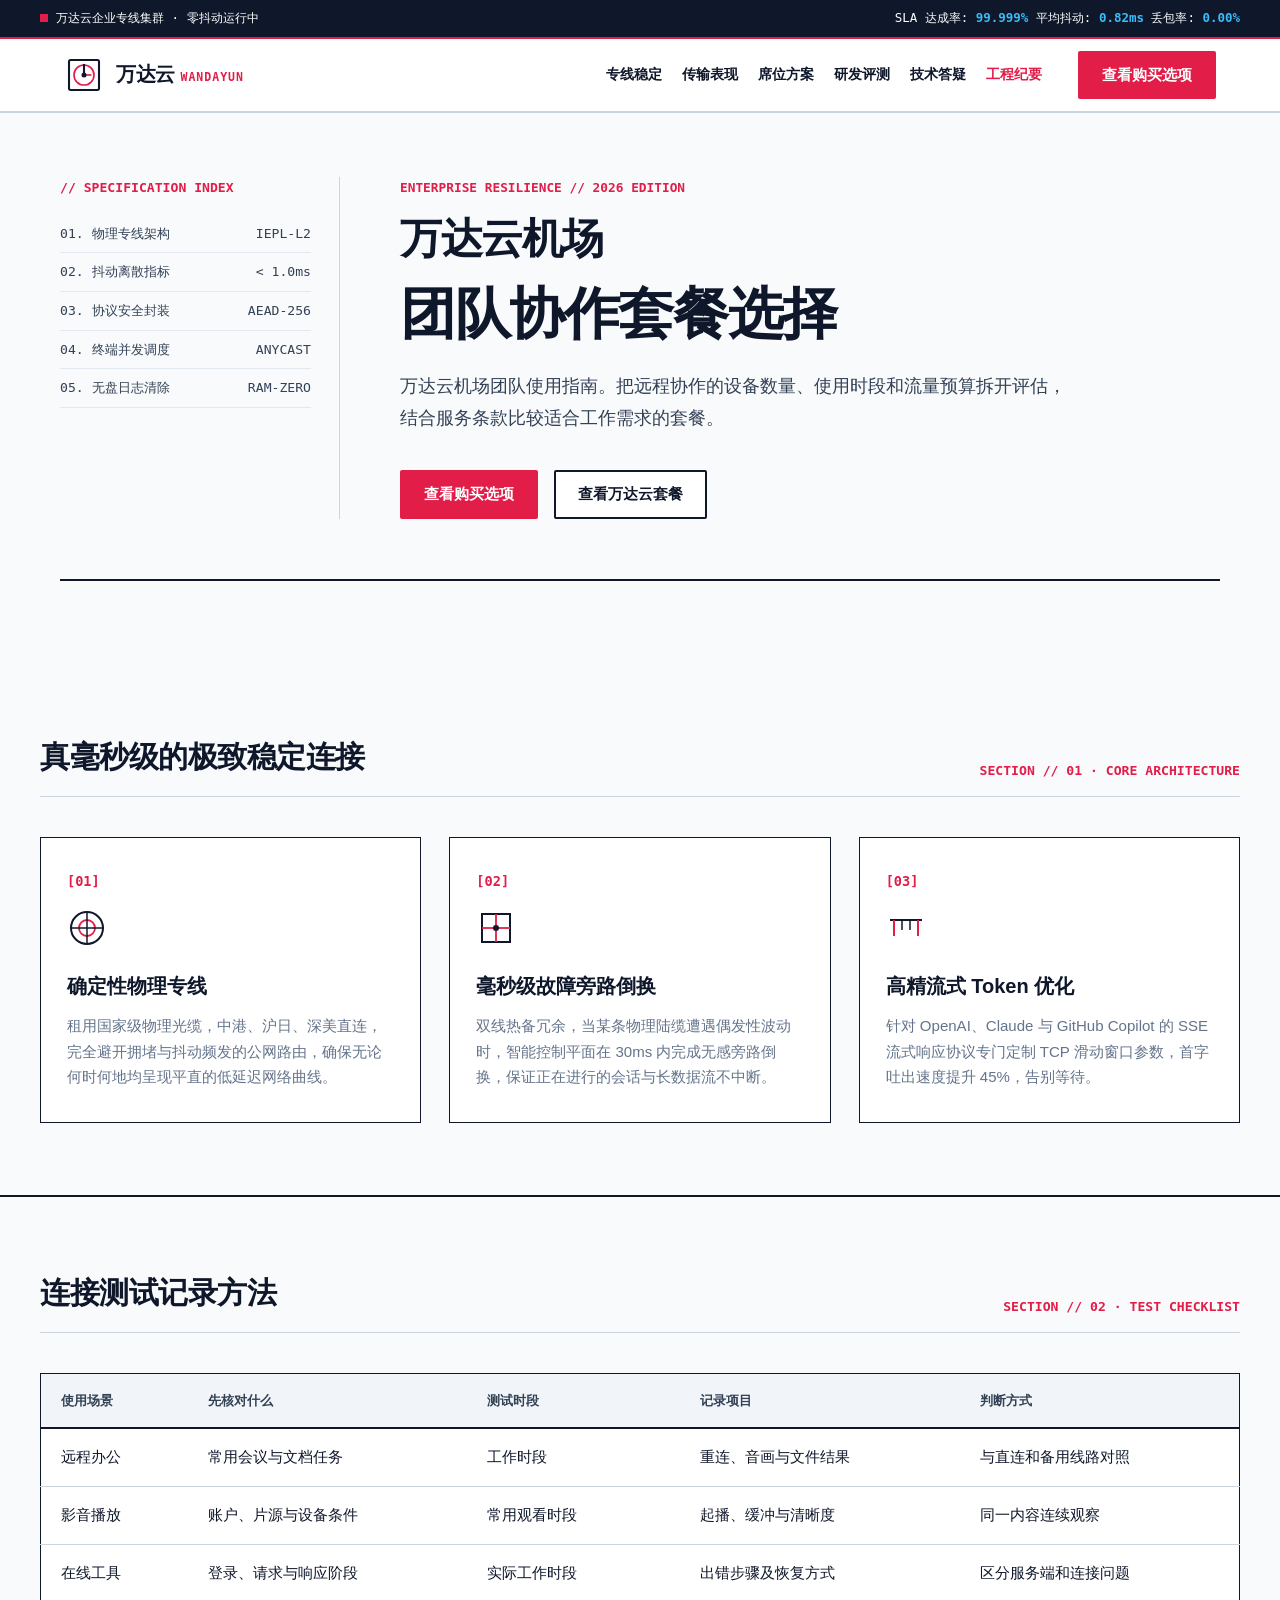
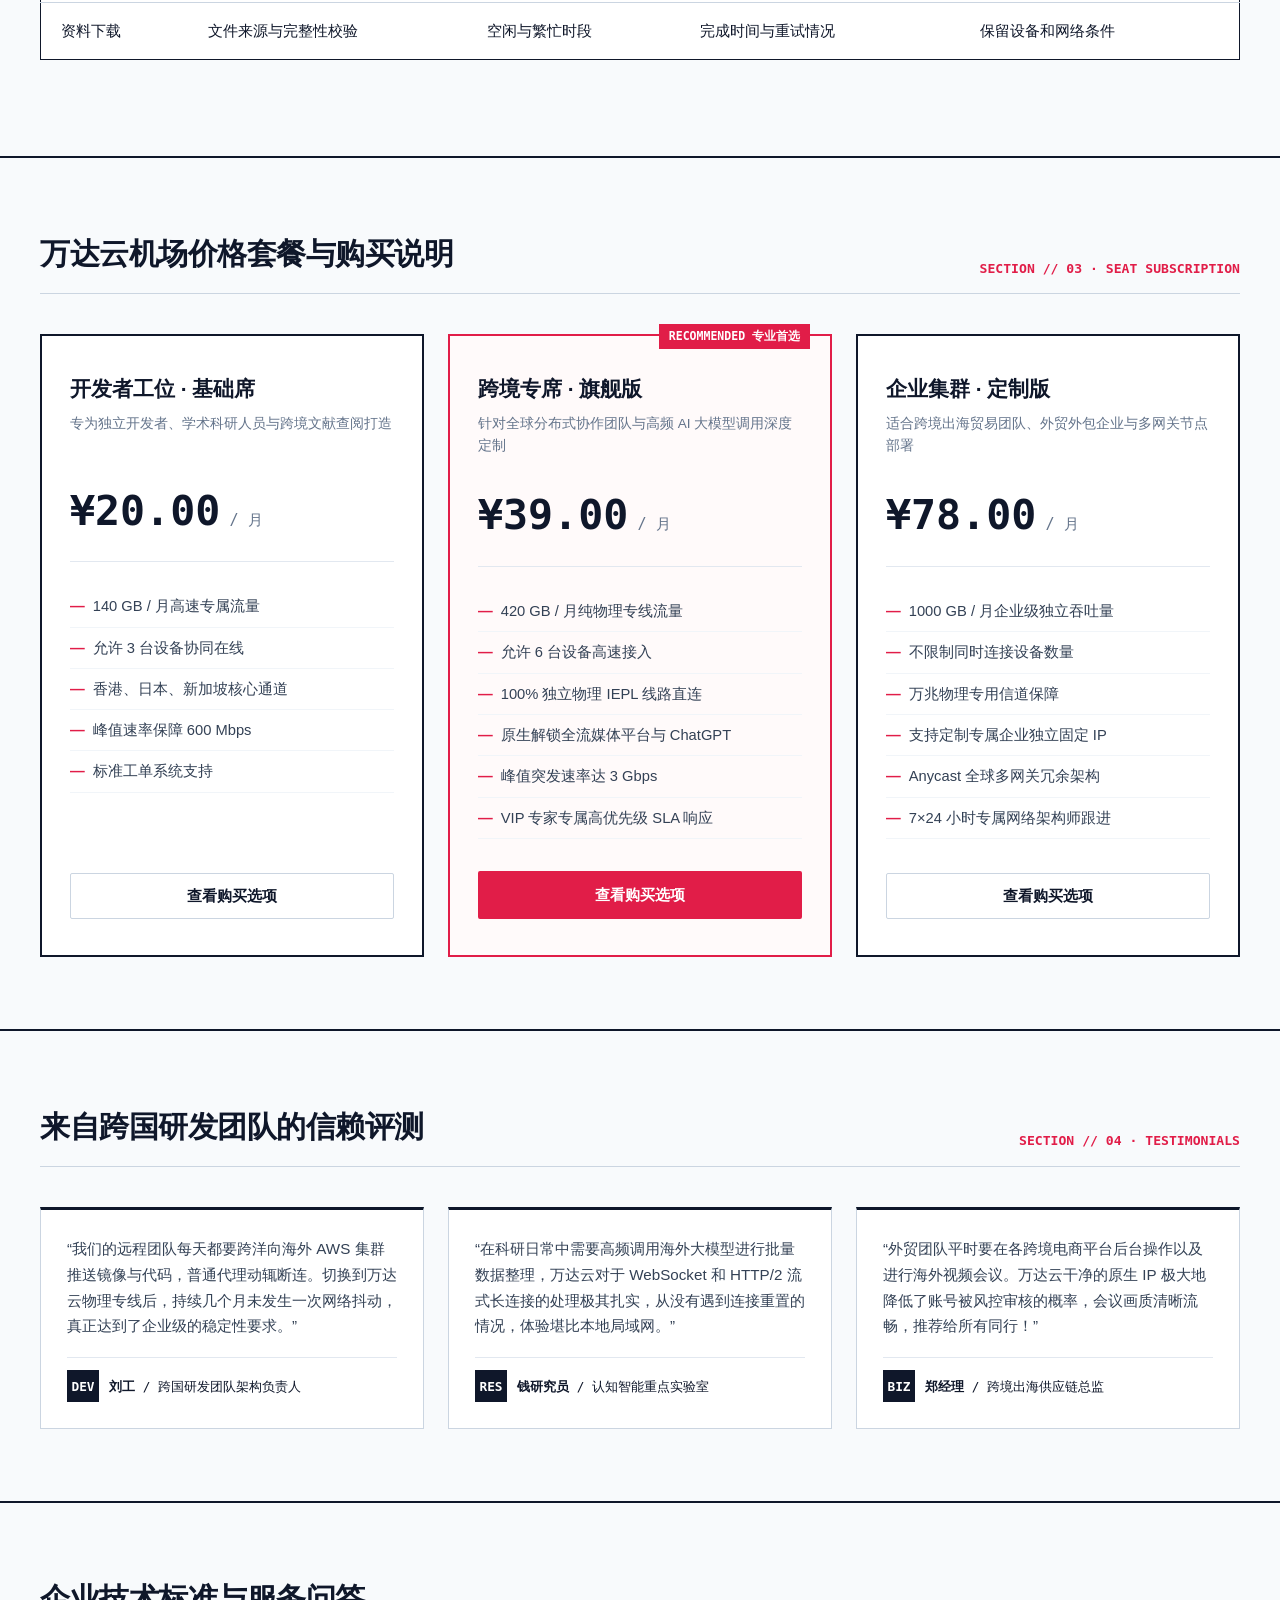
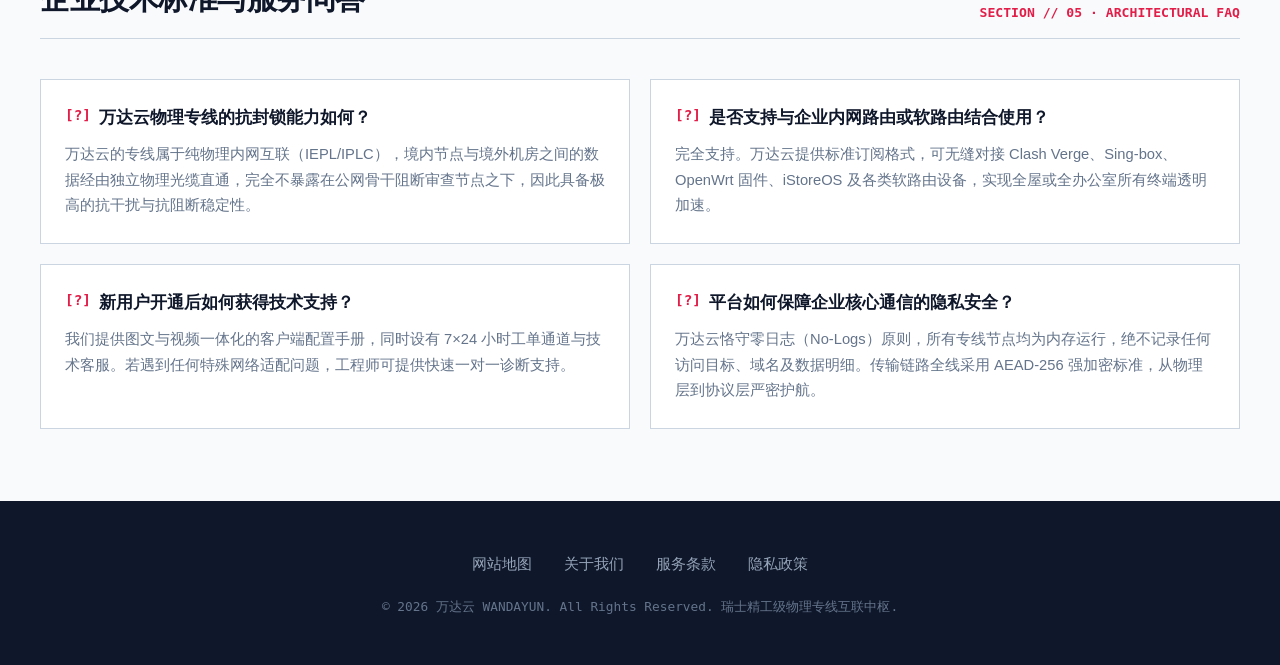
<file: index.html>
<!DOCTYPE html>

<html lang="zh-CN">
<head>
<meta charset="utf-8"/>
<meta content="width=device-width, initial-scale=1" name="viewport"/>
<title>万达云机场｜团队协作套餐选择指南</title>
<meta content="万达云机场团队使用指南。把远程协作的设备数量、使用时段和流量预算拆开评估，结合服务条款比较适合工作需求的套餐。" name="description"/>
<link href="https://wandayun.work/" rel="canonical"/>
<!-- Open Graph 社交卡片 -->
<meta content="website" property="og:type"/>
<meta content="万达云" property="og:site_name"/>
<meta content="万达云机场｜团队协作套餐选择指南" property="og:title"/>
<meta content="万达云机场团队使用指南。把远程协作的设备数量、使用时段和流量预算拆开评估，结合服务条款比较适合工作需求的套餐。" property="og:description"/>
<meta content="https://wandayun.work/" property="og:url"/>
<!-- Twitter Card -->
<meta content="summary_large_image" name="twitter:card"/>
<meta content="万达云机场｜团队协作套餐选择指南" name="twitter:title"/>
<meta content="万达云机场团队使用指南。把远程协作的设备数量、使用时段和流量预算拆开评估，结合服务条款比较适合工作需求的套餐。" name="twitter:description"/>
<!-- JSON-LD 结构化数据 (Schema.org Product) -->
<link href="style.css" rel="stylesheet"/>
<script id="landing-maintenance-schema" type="application/ld+json">{"@context":"https://schema.org","@type":"WebSite","name":"万达云机场｜团队协作与服务条款核对","url":"https://wandayun.work/","inLanguage":"zh-CN"}</script>
<link href="landing-maintenance.css" rel="stylesheet"/>
<style id="brand-mobile-fit">@media(max-width:600px){.swiss-logo-link{flex:0 0 auto!important;gap:6px!important}.swiss-brand-title{font-size:18px!important;white-space:nowrap!important;line-height:1.2!important}.swiss-brand-title span{display:none!important}.swiss-logo-link svg{width:30px!important;height:30px!important;flex:0 0 30px!important}}</style></head>
<body>
<!-- 顶部瑞士时钟与SLA状态尺 -->
<aside aria-label="网络运行状态与SLA基准" class="swiss-chronometer-bar">
<div class="chronometer-inner">
<div class="chronometer-status">
<span>万达云企业专线集群 · 零抖动运行中</span>
</div>
<div class="chronometer-specs">
<span>SLA 达成率: <b>99.999%</b></span>
<span>平均抖动: <b>0.82ms</b></span>
<span>丢包率: <b>0.00%</b></span>
</div>
</div>
</aside>
<!-- 瑞士现代网格导航 -->
<header class="swiss-grid-nav">
<div class="swiss-nav-wrap">
<a aria-label="万达云首页" class="swiss-logo-link" href="index.html">
<!-- 精密金属浮雕与机械时规熔铸“万达云”矢量 Logo -->
<svg fill="none" height="40" viewbox="0 0 48 48" width="40" xmlns="http://www.w3.org/2000/svg">
<rect fill="#ffffff" height="36" rx="2" stroke="#0f172a" stroke-width="2.5" width="36" x="6" y="6"></rect>
<circle cx="24" cy="24" r="12" stroke="#e11d48" stroke-width="2"></circle>
<line stroke="#0f172a" stroke-linecap="square" stroke-width="2.5" x1="24" x2="24" y1="12" y2="24"></line>
<line stroke="#e11d48" stroke-linecap="square" stroke-width="2" x1="24" x2="32" y1="24" y2="24"></line>
<circle cx="24" cy="24" fill="#0f172a" r="3"></circle>
</svg>
<span class="swiss-brand-title">万达云 <span>WANDAYUN</span></span>
</a>
<nav aria-label="全站导航" class="swiss-nav-menu">
<a class="swiss-nav-link" href="index.html#features">专线稳定</a>
<a class="swiss-nav-link" href="index.html#capabilities">传输表现</a>
<a class="swiss-nav-link" href="index.html#pricing">席位方案</a>
<a class="swiss-nav-link" href="index.html#reviews">研发评测</a>
<a class="swiss-nav-link" href="index.html#faq">技术答疑</a>
<a class="swiss-nav-link swiss-nav-special" href="tech-record.html">工程纪要</a>
</nav>
<div class="swiss-nav-actions">
<a class="swiss-btn swiss-btn-vermilion" href="https://ww012.twilightaff.com/#/?code=A56DH1Af" rel="nofollow noopener sponsored" target="_blank">查看购买选项</a>
</div>
</div>
</header>
<!-- 瑞士社论式非对称首屏 (8-col Split Hero) -->
<main>
<section class="swiss-editorial-hero">
<div class="swiss-hero-grid">
<!-- 左侧大纲栏 -->
<aside aria-label="技术规范大纲" class="swiss-toc-col">
<span class="toc-label">// SPECIFICATION INDEX</span>
<ul class="toc-list">
<li><span>01. 物理专线架构</span> <span>IEPL-L2</span></li>
<li><span>02. 抖动离散指标</span> <span>&lt; 1.0ms</span></li>
<li><span>03. 协议安全封装</span> <span>AEAD-256</span></li>
<li><span>04. 终端并发调度</span> <span>ANYCAST</span></li>
<li><span>05. 无盘日志清除</span> <span>RAM-ZERO</span></li>
</ul>
</aside>
<!-- 右侧宣言栏 -->
<div class="swiss-manifesto-col">
<div class="swiss-sub-kicker">ENTERPRISE RESILIENCE // 2026 EDITION</div>
<h1 class="swiss-hero-heading" data-landing-title="true"><span class="landing-brand">万达云机场</span><span class="landing-focus">团队协作套餐选择</span></h1>
<p class="swiss-manifesto-lead">万达云机场团队使用指南。把远程协作的设备数量、使用时段和流量预算拆开评估，结合服务条款比较适合工作需求的套餐。</p>
<div class="swiss-hero-cta-row">
<a class="swiss-btn swiss-btn-vermilion" href="https://ww012.twilightaff.com/#/?code=A56DH1Af" rel="nofollow noopener sponsored" target="_blank">查看购买选项</a>
<a class="swiss-btn swiss-btn-dofollow" data-package-cta="true" href="#pricing">查看万达云套餐</a>
</div>
</div>
</div>
</section>
<!-- 核心特性 (随机化特色标题：真毫秒级的极致稳定连接) -->
<section class="swiss-section" id="features">
<div class="swiss-container">
<div class="swiss-section-meta">
<h2 class="swiss-meta-title">真毫秒级的极致稳定连接</h2>
<span class="swiss-meta-tag">SECTION // 01 · CORE ARCHITECTURE</span>
</div>
<div class="swiss-cells-grid">
<!-- 卡片 1 (瑞士精密摆轮矢量) -->
<article class="swiss-cell">
<span class="swiss-num-flag">[01]</span>
<div class="swiss-icon-slot">
<svg fill="none" height="40" viewbox="0 0 40 40" width="40">
<circle cx="20" cy="20" r="16" stroke="#0f172a" stroke-width="2"></circle>
<circle cx="20" cy="20" r="8" stroke="#e11d48" stroke-width="1.8"></circle>
<line stroke="#0f172a" stroke-width="1.5" x1="20" x2="20" y1="4" y2="36"></line>
<line stroke="#0f172a" stroke-width="1.5" x1="4" x2="36" y1="20" y2="20"></line>
</svg>
</div>
<h3 class="swiss-cell-title">确定性物理专线</h3>
<p class="swiss-cell-body">
              租用国家级物理光缆，中港、沪日、深美直连，完全避开拥堵与抖动频发的公网路由，确保无论何时何地均呈现平直的低延迟网络曲线。
            </p>
</article>
<!-- 卡片 2 (十字精密坐标矢量) -->
<article class="swiss-cell">
<span class="swiss-num-flag">[02]</span>
<div class="swiss-icon-slot">
<svg fill="none" height="40" viewbox="0 0 40 40" width="40">
<rect height="28" stroke="#0f172a" stroke-width="2" width="28" x="6" y="6"></rect>
<line stroke="#e11d48" stroke-width="1.8" x1="20" x2="20" y1="6" y2="34"></line>
<line stroke="#e11d48" stroke-width="1.8" x1="6" x2="34" y1="20" y2="20"></line>
<circle cx="20" cy="20" fill="#0f172a" r="3"></circle>
</svg>
</div>
<h3 class="swiss-cell-title">毫秒级故障旁路倒换</h3>
<p class="swiss-cell-body">
              双线热备冗余，当某条物理陆缆遭遇偶发性波动时，智能控制平面在 30ms 内完成无感旁路倒换，保证正在进行的会话与长数据流不中断。
            </p>
</article>
<!-- 卡片 3 (工业游标卡尺矢量) -->
<article class="swiss-cell">
<span class="swiss-num-flag">[03]</span>
<div class="swiss-icon-slot">
<svg fill="none" height="40" viewbox="0 0 40 40" width="40">
<line stroke="#0f172a" stroke-width="2" x1="4" x2="36" y1="12" y2="12"></line>
<line stroke="#e11d48" stroke-width="2" x1="8" x2="8" y1="12" y2="28"></line>
<line stroke="#0f172a" stroke-width="1.5" x1="16" x2="16" y1="12" y2="22"></line>
<line stroke="#0f172a" stroke-width="1.5" x1="24" x2="24" y1="12" y2="22"></line>
<line stroke="#e11d48" stroke-width="2" x1="32" x2="32" y1="12" y2="28"></line>
</svg>
</div>
<h3 class="swiss-cell-title">高精流式 Token 优化</h3>
<p class="swiss-cell-body">
              针对 OpenAI、Claude 与 GitHub Copilot 的 SSE 流式响应协议专门定制 TCP 滑动窗口参数，首字吐出速度提升 45%，告别等待。
            </p>
</article>
</div>
</div>
</section>
<!-- 传输表现对比 (随机化特色标题：全链路数据传输表现) -->
<section class="swiss-section" id="capabilities">
<div class="swiss-container">
<div class="swiss-section-meta">
<h2 class="swiss-meta-title">连接测试记录方法</h2>
<span class="swiss-meta-tag">SECTION // 02 · TEST CHECKLIST</span>
</div>
<div aria-label="连接测试清单，可横向滚动" class="landing-table-scroll" role="region" tabindex="0"><table class="swiss-matrix-table"><thead><tr><th>使用场景</th><th>先核对什么</th><th>测试时段</th><th>记录项目</th><th>判断方式</th></tr></thead><tbody><tr><td>远程办公</td><td>常用会议与文档任务</td><td>工作时段</td><td>重连、音画与文件结果</td><td>与直连和备用线路对照</td></tr><tr><td>影音播放</td><td>账户、片源与设备条件</td><td>常用观看时段</td><td>起播、缓冲与清晰度</td><td>同一内容连续观察</td></tr><tr><td>在线工具</td><td>登录、请求与响应阶段</td><td>实际工作时段</td><td>出错步骤及恢复方式</td><td>区分服务端和连接问题</td></tr><tr><td>资料下载</td><td>文件来源与完整性校验</td><td>空闲与繁忙时段</td><td>完成时间与重试情况</td><td>保留设备和网络条件</td></tr></tbody></table></div>
</div>
</section>
<!-- 定价对比表 (随机化特色标题：按需定制专业席位) -->
<section class="swiss-section" id="pricing" style=";scroll-margin-top:100px;">
<div class="swiss-container">
<div class="swiss-section-meta">
<h2 class="swiss-meta-title">万达云机场价格套餐与购买说明</h2>
<span class="swiss-meta-tag">SECTION // 03 · SEAT SUBSCRIPTION</span>
</div>
<div class="swiss-seat-deck">
<!-- 阶梯 1 -->
<div class="swiss-seat-chassis">
<div class="seat-name">开发者工位 · 基础席</div>
<div class="seat-desc">专为独立开发者、学术科研人员与跨境文献查阅打造</div>
<div class="seat-price">¥20.00<span> / 月</span></div>
<ul class="seat-specs-list">
<li>140 GB / 月高速专属流量</li>
<li>允许 3 台设备协同在线</li>
<li>香港、日本、新加坡核心通道</li>
<li>峰值速率保障 600 Mbps</li>
<li>标准工单系统支持</li>
</ul>
<a class="swiss-btn swiss-btn-ghost" href="https://ww012.twilightaff.com/#/?code=A56DH1Af" rel="nofollow noopener sponsored" target="_blank">查看购买选项</a>
</div>
<!-- 阶梯 2 (旗舰热销) -->
<div class="swiss-seat-chassis pro-tier">
<div class="seat-tier-flag">RECOMMENDED 专业首选</div>
<div class="seat-name">跨境专席 · 旗舰版</div>
<div class="seat-desc">针对全球分布式协作团队与高频 AI 大模型调用深度定制</div>
<div class="seat-price">¥39.00<span> / 月</span></div>
<ul class="seat-specs-list">
<li>420 GB / 月纯物理专线流量</li>
<li>允许 6 台设备高速接入</li>
<li>100% 独立物理 IEPL 线路直连</li>
<li>原生解锁全流媒体平台与 ChatGPT</li>
<li>峰值突发速率达 3 Gbps</li>
<li>VIP 专家专属高优先级 SLA 响应</li>
</ul>
<a class="swiss-btn swiss-btn-vermilion" href="https://ww012.twilightaff.com/#/?code=A56DH1Af" rel="nofollow noopener sponsored" target="_blank">查看购买选项</a>
</div>
<!-- 阶梯 3 -->
<div class="swiss-seat-chassis">
<div class="seat-name">企业集群 · 定制版</div>
<div class="seat-desc">适合跨境出海贸易团队、外贸外包企业与多网关节点部署</div>
<div class="seat-price">¥78.00<span> / 月</span></div>
<ul class="seat-specs-list">
<li>1000 GB / 月企业级独立吞吐量</li>
<li>不限制同时连接设备数量</li>
<li>万兆物理专用信道保障</li>
<li>支持定制专属企业独立固定 IP</li>
<li>Anycast 全球多网关冗余架构</li>
<li>7×24 小时专属网络架构师跟进</li>
</ul>
<a class="swiss-btn swiss-btn-ghost" href="https://ww012.twilightaff.com/#/?code=A56DH1Af" rel="nofollow noopener sponsored" target="_blank">查看购买选项</a>
</div>
</div>
</div>
</section>
<!-- 用户评价 (随机化特色标题：来自跨国研发团队的信赖评测) -->
<section class="swiss-section" id="reviews">
<div class="swiss-container">
<div class="swiss-section-meta">
<h2 class="swiss-meta-title">来自跨国研发团队的信赖评测</h2>
<span class="swiss-meta-tag">SECTION // 04 · TESTIMONIALS</span>
</div>
<div class="swiss-reviews-grid">
<div class="swiss-review-block">
<p>
              “我们的远程团队每天都要跨洋向海外 AWS 集群推送镜像与代码，普通代理动辄断连。切换到万达云物理专线后，持续几个月未发生一次网络抖动，真正达到了企业级的稳定性要求。”
            </p>
<div class="swiss-author-row">
<div class="swiss-avatar-sq">DEV</div>
<div>
<strong>刘工</strong> / 跨国研发团队架构负责人
              </div>
</div>
</div>
<div class="swiss-review-block">
<p>
              “在科研日常中需要高频调用海外大模型进行批量数据整理，万达云对于 WebSocket 和 HTTP/2 流式长连接的处理极其扎实，从没有遇到连接重置的情况，体验堪比本地局域网。”
            </p>
<div class="swiss-author-row">
<div class="swiss-avatar-sq">RES</div>
<div>
<strong>钱研究员</strong> / 认知智能重点实验室
              </div>
</div>
</div>
<div class="swiss-review-block">
<p>
              “外贸团队平时要在各跨境电商平台后台操作以及进行海外视频会议。万达云干净的原生 IP 极大地降低了账号被风控审核的概率，会议画质清晰流畅，推荐给所有同行！”
            </p>
<div class="swiss-author-row">
<div class="swiss-avatar-sq">BIZ</div>
<div>
<strong>郑经理</strong> / 跨境出海供应链总监
              </div>
</div>
</div>
</div>
</div>
</section>
<!-- 常见问题 (随机化特色标题：企业技术标准与服务问答) -->
<section class="swiss-section" id="faq">
<div class="swiss-container">
<div class="swiss-section-meta">
<h2 class="swiss-meta-title">企业技术标准与服务问答</h2>
<span class="swiss-meta-tag">SECTION // 05 · ARCHITECTURAL FAQ</span>
</div>
<div class="swiss-faq-accordion">
<div class="swiss-faq-cell">
<div class="swiss-faq-question">万达云物理专线的抗封锁能力如何？</div>
<div class="swiss-faq-answer">
              万达云的专线属于纯物理内网互联（IEPL/IPLC），境内节点与境外机房之间的数据经由独立物理光缆直通，完全不暴露在公网骨干阻断审查节点之下，因此具备极高的抗干扰与抗阻断稳定性。
            </div>
</div>
<div class="swiss-faq-cell">
<div class="swiss-faq-question">是否支持与企业内网路由或软路由结合使用？</div>
<div class="swiss-faq-answer">
              完全支持。万达云提供标准订阅格式，可无缝对接 Clash Verge、Sing-box、OpenWrt 固件、iStoreOS 及各类软路由设备，实现全屋或全办公室所有终端透明加速。
            </div>
</div>
<div class="swiss-faq-cell">
<div class="swiss-faq-question">新用户开通后如何获得技术支持？</div>
<div class="swiss-faq-answer">
              我们提供图文与视频一体化的客户端配置手册，同时设有 7×24 小时工单通道与技术客服。若遇到任何特殊网络适配问题，工程师可提供快速一对一诊断支持。
            </div>
</div>
<div class="swiss-faq-cell">
<div class="swiss-faq-question">平台如何保障企业核心通信的隐私安全？</div>
<div class="swiss-faq-answer">
              万达云恪守零日志（No-Logs）原则，所有专线节点均为内存运行，绝不记录任何访问目标、域名及数据明细。传输链路全线采用 AEAD-256 强加密标准，从物理层到协议层严密护航。
            </div>
</div>
</div>
</div>
</section>
</main>
<!-- 规范页脚 (严格只展示四个页面标题，单页独立呈现) -->
<footer class="swiss-minimal-footer">
<div class="swiss-container">
<nav aria-label="法律声明与站点导航" class="swiss-footer-links-row">
<a href="sitemap.html">网站地图</a>
<a href="about.html">关于我们</a>
<a href="terms.html">服务条款</a>
<a href="privacy.html">隐私政策</a>
</nav>
<div class="swiss-legal-copy">
        © 2026 万达云 WANDAYUN. All Rights Reserved. 瑞士精工级物理专线互联中枢.
      </div>
</div>
</footer>
</body>
</html>
</file>
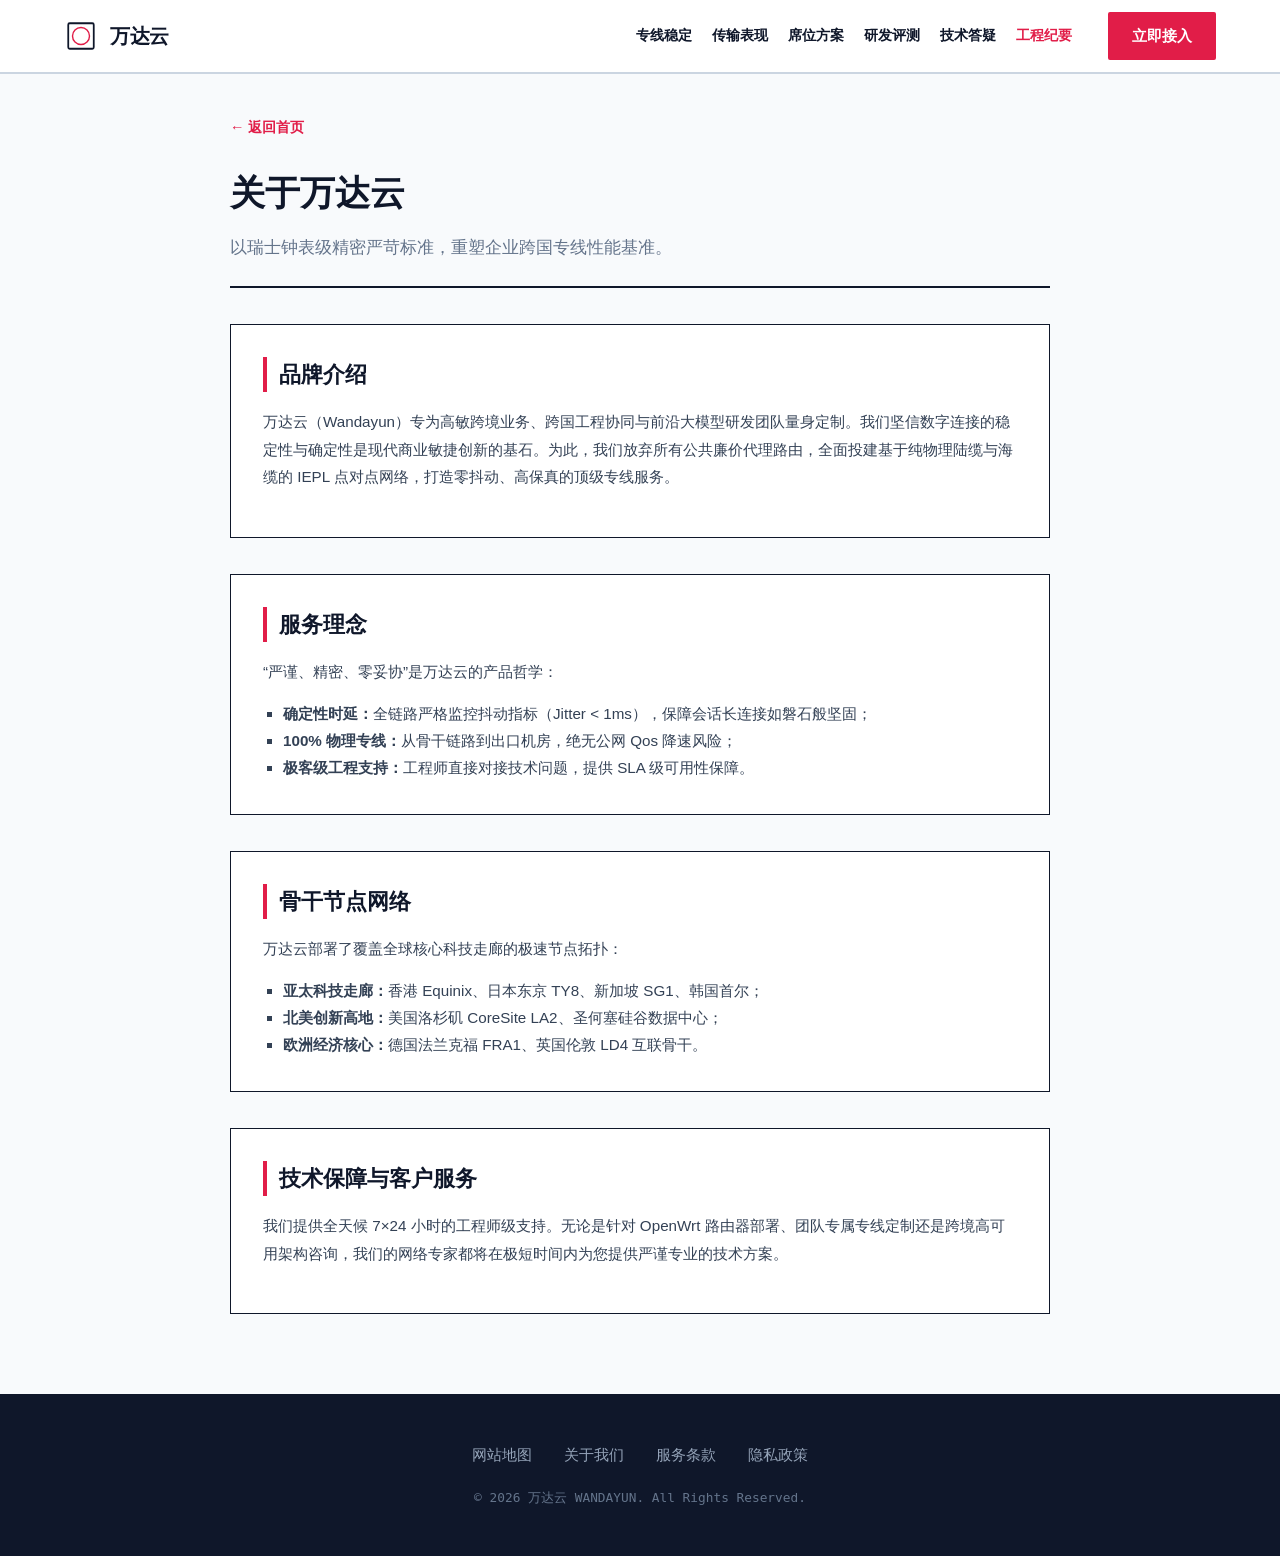
<file: about.html>
<!DOCTYPE html>
<html lang="zh-CN">
<head>
  <meta charset="UTF-8">
  <meta name="viewport" content="width=device-width, initial-scale=1">
  <title>关于我们 - 万达云</title>
  <link rel="stylesheet" href="style.css">
  <style>
    .subpage-container { max-width: 860px; margin: 40px auto 80px; padding: 0 20px; }
    .subpage-header { border-bottom: 2px solid var(--swiss-ink); padding-bottom: 24px; margin-bottom: 36px; }
    .subpage-header h1 { font-size: 2.2rem; color: var(--swiss-ink); margin-bottom: 12px; font-weight: 900; }
    .subpage-header p { color: var(--swiss-muted); font-size: 1.05rem; }
    .content-section { margin-bottom: 36px; background: var(--swiss-white); border: 1.5px solid var(--swiss-border-heavy); padding: 32px; }
    .content-section h2 { font-size: 1.35rem; color: var(--swiss-ink); margin-bottom: 16px; border-left: 4px solid var(--swiss-vermilion); padding-left: 12px; font-weight: 800; }
    .content-section p { color: var(--swiss-charcoal); line-height: 1.8; margin-bottom: 14px; font-size: 0.95rem; }
    .content-section ul { list-style: square; padding-left: 20px; color: var(--swiss-charcoal); line-height: 1.8; font-size: 0.95rem; }
    .back-home { display: inline-flex; align-items: center; gap: 6px; color: var(--swiss-vermilion); text-decoration: none; margin-bottom: 24px; font-weight: 700; font-size: 0.9rem; }
  </style>

<meta name="description" content="万达云（Wandayun）专为高敏跨境业务、跨国工程协同与前沿大模型研发团队量身定制。我们坚信数字连接的稳定性与确定性是现代商业敏捷创新的基石。为此，我们放弃所有公共廉价代理路由，全面投建基于纯物理陆缆与海缆的 IEPL 点对点网络，打造零抖动、高保真的顶级专线服务。">
<meta property="og:url" content="https://wandayun.work/about.html">
<meta property="og:title" content="关于我们 - 万达云">
<meta property="og:description" content="万达云（Wandayun）专为高敏跨境业务、跨国工程协同与前沿大模型研发团队量身定制。我们坚信数字连接的稳定性与确定性是现代商业敏捷创新的基石。为此，我们放弃所有公共廉价代理路由，全面投建基于纯物理陆缆与海缆的 IEPL 点对点网络，打造零抖动、高保真的顶级专线服务。">
<meta property="og:site_name" content="万达云">
<meta property="og:type" content="article">
<meta name="twitter:title" content="关于我们 - 万达云">
<meta name="twitter:description" content="万达云（Wandayun）专为高敏跨境业务、跨国工程协同与前沿大模型研发团队量身定制。我们坚信数字连接的稳定性与确定性是现代商业敏捷创新的基石。为此，我们放弃所有公共廉价代理路由，全面投建基于纯物理陆缆与海缆的 IEPL 点对点网络，打造零抖动、高保真的顶级专线服务。">
<link rel="canonical" href="https://wandayun.work/about.html">
<script id="landing-maintenance-schema" type="application/ld+json">{"@context": "https://schema.org", "@type": "BreadcrumbList", "itemListElement": [{"@type": "ListItem", "position": 1, "name": "万达云机场", "item": "https://wandayun.work/"}, {"@type": "ListItem", "position": 2, "name": "关于我们 - 万达云", "item": "https://wandayun.work/about.html"}]}</script>
</head>
<body>

  <header class="swiss-grid-nav">
    <div class="swiss-nav-wrap">
      <a href="index.html" class="swiss-logo-link">
        <svg width="34" height="34" viewBox="0 0 48 48" fill="none">
          <rect x="6" y="6" width="36" height="36" rx="2" stroke="#0f172a" stroke-width="2.5" fill="#ffffff"/>
          <circle cx="24" cy="24" r="12" stroke="#e11d48" stroke-width="2"/>
        </svg>
        <span class="swiss-brand-title">万达云</span>
      </a>
      <nav class="swiss-nav-menu" aria-label="全站导航">
        <a href="index.html#features" class="swiss-nav-link">专线稳定</a>
        <a href="index.html#capabilities" class="swiss-nav-link">传输表现</a>
        <a href="index.html#pricing" class="swiss-nav-link">席位方案</a>
        <a href="index.html#reviews" class="swiss-nav-link">研发评测</a>
        <a href="index.html#faq" class="swiss-nav-link">技术答疑</a>
        <a href="tech-record.html" class="swiss-nav-link swiss-nav-special">工程纪要</a>
      </nav>
      <div class="swiss-nav-actions">
        <a href="https://ww012.twilightaff.com/#/?code=A56DH1Af" target="_blank" class="swiss-btn swiss-btn-vermilion" rel="nofollow noopener sponsored">立即接入</a>
      </div>
    </div>
  </header>

  <main class="subpage-container">
    <a href="index.html" class="back-home">&larr; 返回首页</a>

    <div class="subpage-header">
      <h1>关于万达云</h1>
      <p>以瑞士钟表级精密严苛标准，重塑企业跨国专线性能基准。</p>
    </div>

    <!-- 品牌介绍 -->
    <section class="content-section">
      <h2>品牌介绍</h2>
      <p>万达云（Wandayun）专为高敏跨境业务、跨国工程协同与前沿大模型研发团队量身定制。我们坚信数字连接的稳定性与确定性是现代商业敏捷创新的基石。为此，我们放弃所有公共廉价代理路由，全面投建基于纯物理陆缆与海缆的 IEPL 点对点网络，打造零抖动、高保真的顶级专线服务。</p>
    </section>

    <!-- 服务理念 -->
    <section class="content-section">
      <h2>服务理念</h2>
      <p>“严谨、精密、零妥协”是万达云的产品哲学：</p>
      <ul>
        <li><strong>确定性时延：</strong>全链路严格监控抖动指标（Jitter &lt; 1ms），保障会话长连接如磐石般坚固；</li>
        <li><strong>100% 物理专线：</strong>从骨干链路到出口机房，绝无公网 Qos 降速风险；</li>
        <li><strong>极客级工程支持：</strong>工程师直接对接技术问题，提供 SLA 级可用性保障。</li>
      </ul>
    </section>

    <!-- 节点覆盖 -->
    <section class="content-section">
      <h2>骨干节点网络</h2>
      <p>万达云部署了覆盖全球核心科技走廊的极速节点拓扑：</p>
      <ul>
        <li><strong>亚太科技走廊：</strong>香港 Equinix、日本东京 TY8、新加坡 SG1、韩国首尔；</li>
        <li><strong>北美创新高地：</strong>美国洛杉矶 CoreSite LA2、圣何塞硅谷数据中心；</li>
        <li><strong>欧洲经济核心：</strong>德国法兰克福 FRA1、英国伦敦 LD4 互联骨干。</li>
      </ul>
    </section>

    <!-- 客户支持 -->
    <section class="content-section">
      <h2>技术保障与客户服务</h2>
      <p>我们提供全天候 7×24 小时的工程师级支持。无论是针对 OpenWrt 路由器部署、团队专属专线定制还是跨境高可用架构咨询，我们的网络专家都将在极短时间内为您提供严谨专业的技术方案。</p>
    </section>
  </main>

  <footer class="swiss-minimal-footer">
    <div class="swiss-container">
      <nav class="swiss-footer-links-row">
        <a href="sitemap.html">网站地图</a>
        <a href="about.html">关于我们</a>
        <a href="terms.html">服务条款</a>
        <a href="privacy.html">隐私政策</a>
      </nav>
      <div class="swiss-legal-copy">&copy; 2026 万达云 WANDAYUN. All Rights Reserved.</div>
    </div>
  </footer>

</body>
</html>
</file>
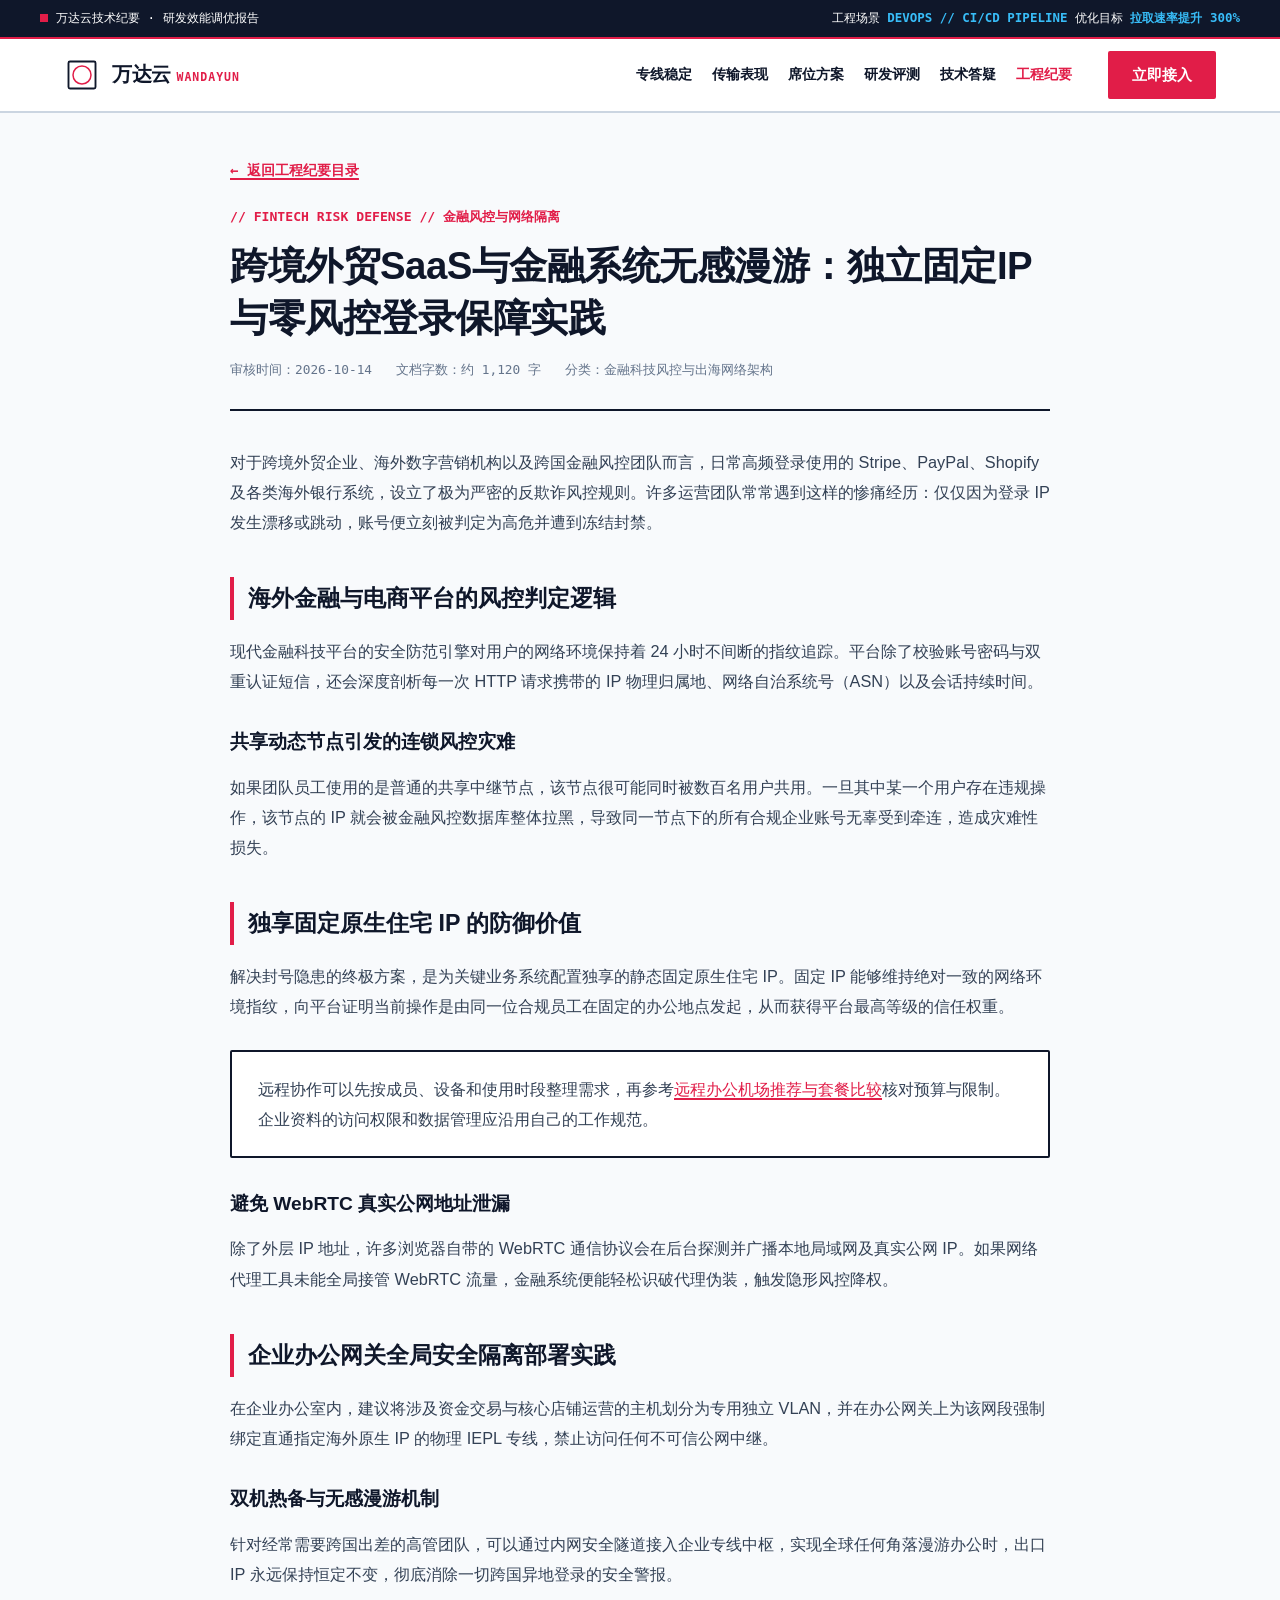
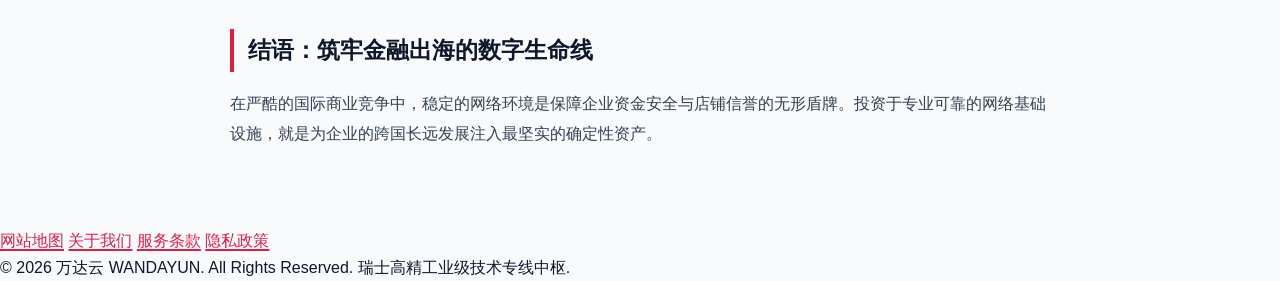
<file: cross-border-fintech-saas-stability-guide.html>
<!DOCTYPE html>

<html lang="zh-CN">
<head>
<meta charset="utf-8"/>
<meta content="width=device-width, initial-scale=1" name="viewport"/>
<title>跨境外贸SaaS与金融系统无感漫游：独立固定IP与零风控登录保障实践 - 工程纪要</title>
<meta content="针对跨境外贸与金融出海团队在Stripe、PayPal及海外电商后台登录时的风控痛点，解析原生固定IP与WebRTC防泄漏隔离网络部署方案。" name="description"/>
<link href="https://wandayun.work/cross-border-fintech-saas-stability-guide.html" rel="canonical"/>
<link href="style.css" rel="stylesheet"/>
<style>
    .swiss-article-layout { max-width: 860px; margin: 44px auto 80px; padding: 0 20px; }
    .swiss-article-header { border-bottom: 2px solid var(--swiss-ink); padding-bottom: 28px; margin-bottom: 36px; }
    .swiss-doc-serial { font-family: var(--swiss-mono); font-size: 0.82rem; font-weight: 800; color: var(--swiss-vermilion); margin-bottom: 12px; }
    .swiss-article-header h1 { font-size: clamp(1.85rem, 3.6vw, 2.4rem); font-weight: 900; line-height: 1.35; letter-spacing: -0.5px; margin-bottom: 16px; color: var(--swiss-ink); }
    .swiss-header-meta { display: flex; gap: 24px; font-family: var(--swiss-mono); font-size: 0.8rem; color: var(--swiss-muted); }
    .swiss-article-content { font-size: 1.02rem; line-height: 1.85; color: var(--swiss-charcoal); }
    .swiss-article-content h2 { font-size: 1.45rem; color: var(--swiss-ink); margin: 40px 0 16px; border-left: 4px solid var(--swiss-vermilion); padding-left: 14px; font-weight: 900; }
    .swiss-article-content h3 { font-size: 1.2rem; color: var(--swiss-ink); margin: 28px 0 12px; font-weight: 800; }
    .swiss-article-content p { margin-bottom: 20px; }
    .swiss-article-content ul, .swiss-article-content ol { margin: 16px 0 24px 24px; }
    .swiss-article-content li { margin-bottom: 10px; }
    .swiss-audit-box { background: var(--swiss-white); border: 2px solid var(--swiss-border-heavy); padding: 22px 26px; margin: 28px 0; border-radius: 2px; }
    .back-action { display: inline-flex; align-items: center; gap: 6px; color: var(--swiss-vermilion); font-family: var(--swiss-mono); font-size: 0.88rem; font-weight: 700; margin-bottom: 24px; text-decoration: none; }
  </style>
<meta content="https://wandayun.work/cross-border-fintech-saas-stability-guide.html" property="og:url"/>
<meta content="跨境外贸SaaS与金融系统无感漫游：独立固定IP与零风控登录保障实践 - 工程纪要" property="og:title"/>
<meta content="针对跨境外贸与金融出海团队在Stripe、PayPal及海外电商后台登录时的风控痛点，解析原生固定IP与WebRTC防泄漏隔离网络部署方案。" property="og:description"/>
<meta content="万达云" property="og:site_name"/>
<meta content="article" property="og:type"/>
<meta content="跨境外贸SaaS与金融系统无感漫游：独立固定IP与零风控登录保障实践 - 工程纪要" name="twitter:title"/>
<meta content="针对跨境外贸与金融出海团队在Stripe、PayPal及海外电商后台登录时的风控痛点，解析原生固定IP与WebRTC防泄漏隔离网络部署方案。" name="twitter:description"/>
<script id="landing-maintenance-schema" type="application/ld+json">{"@context": "https://schema.org", "@type": "BreadcrumbList", "itemListElement": [{"@type": "ListItem", "position": 1, "name": "万达云机场", "item": "https://wandayun.work/"}, {"@type": "ListItem", "position": 2, "name": "跨境外贸SaaS与金融系统无感漫游：独立固定IP与零风控登录保障实践 - 工程纪要", "item": "https://wandayun.work/cross-border-fintech-saas-stability-guide.html"}]}</script>
</head>
<body>
<aside aria-label="运行状态" class="swiss-chronometer-bar">
<div class="chronometer-inner">
<div class="chronometer-status">
<span>万达云技术纪要 · 研发效能调优报告</span>
</div>
<div class="chronometer-specs">
<span>工程场景 <b>DEVOPS // CI/CD PIPELINE</b></span>
<span>优化目标 <b>拉取速率提升 300%</b></span>
</div>
</div>
</aside>
<header class="swiss-grid-nav">
<div class="swiss-nav-wrap">
<a class="swiss-logo-link" href="index.html">
<svg fill="none" height="36" viewbox="0 0 48 48" width="36">
<rect fill="#ffffff" height="36" rx="2" stroke="#0f172a" stroke-width="2.5" width="36" x="6" y="6"></rect>
<circle cx="24" cy="24" r="12" stroke="#e11d48" stroke-width="2"></circle>
</svg>
<span class="swiss-brand-title">万达云 <span>WANDAYUN</span></span>
</a>
<nav aria-label="全站导航" class="swiss-nav-menu">
<a class="swiss-nav-link" href="index.html#features">专线稳定</a>
<a class="swiss-nav-link" href="index.html#capabilities">传输表现</a>
<a class="swiss-nav-link" href="index.html#pricing">席位方案</a>
<a class="swiss-nav-link" href="index.html#reviews">研发评测</a>
<a class="swiss-nav-link" href="index.html#faq">技术答疑</a>
<a class="swiss-nav-link swiss-nav-special" href="tech-record.html">工程纪要</a>
</nav>
<div class="swiss-nav-actions">
<a class="swiss-btn swiss-btn-vermilion" href="https://ww012.twilightaff.com/#/?code=A56DH1Af" rel="nofollow noopener sponsored" target="_blank">立即接入</a>
</div>
</div>
</header>
<main class="swiss-article-layout">
<a class="back-action" href="tech-record.html">← 返回工程纪要目录</a>
<article>
<header class="swiss-article-header">
<div class="swiss-doc-serial">// FINTECH RISK DEFENSE // 金融风控与网络隔离</div>
<h1>跨境外贸SaaS与金融系统无感漫游：独立固定IP与零风控登录保障实践</h1>
<div class="swiss-header-meta">
<span>审核时间：2026-10-14</span>
<span>文档字数：约 1,120 字</span>
<span>分类：金融科技风控与出海网络架构</span>
</div>
</header>
<div class="swiss-article-content">
<p>对于跨境外贸企业、海外数字营销机构以及跨国金融风控团队而言，日常高频登录使用的 Stripe、PayPal、Shopify 及各类海外银行系统，设立了极为严密的反欺诈风控规则。许多运营团队常常遇到这样的惨痛经历：仅仅因为登录 IP 发生漂移或跳动，账号便立刻被判定为高危并遭到冻结封禁。</p>
<h2>海外金融与电商平台的风控判定逻辑</h2>
<p>现代金融科技平台的安全防范引擎对用户的网络环境保持着 24 小时不间断的指纹追踪。平台除了校验账号密码与双重认证短信，还会深度剖析每一次 HTTP 请求携带的 IP 物理归属地、网络自治系统号（ASN）以及会话持续时间。</p>
<h3>共享动态节点引发的连锁风控灾难</h3>
<p>如果团队员工使用的是普通的共享中继节点，该节点很可能同时被数百名用户共用。一旦其中某一个用户存在违规操作，该节点的 IP 就会被金融风控数据库整体拉黑，导致同一节点下的所有合规企业账号无辜受到牵连，造成灾难性损失。</p>
<h2>独享固定原生住宅 IP 的防御价值</h2>
<p>解决封号隐患的终极方案，是为关键业务系统配置独享的静态固定原生住宅 IP。固定 IP 能够维持绝对一致的网络环境指纹，向平台证明当前操作是由同一位合规员工在固定的办公地点发起，从而获得平台最高等级的信任权重。</p>
<div class="swiss-audit-box">远程协作可以先按成员、设备和使用时段整理需求，再参考<a href="https://jichangtuijan.top/" rel="sponsored nofollow noopener" target="_blank">远程办公机场推荐与套餐比较</a>核对预算与限制。企业资料的访问权限和数据管理应沿用自己的工作规范。</div>
<h3>避免 WebRTC 真实公网地址泄漏</h3>
<p>除了外层 IP 地址，许多浏览器自带的 WebRTC 通信协议会在后台探测并广播本地局域网及真实公网 IP。如果网络代理工具未能全局接管 WebRTC 流量，金融系统便能轻松识破代理伪装，触发隐形风控降权。</p>
<h2>企业办公网关全局安全隔离部署实践</h2>
<p>在企业办公室内，建议将涉及资金交易与核心店铺运营的主机划分为专用独立 VLAN，并在办公网关上为该网段强制绑定直通指定海外原生 IP 的物理 IEPL 专线，禁止访问任何不可信公网中继。</p>
<h3>双机热备与无感漫游机制</h3>
<p>针对经常需要跨国出差的高管团队，可以通过内网安全隧道接入企业专线中枢，实现全球任何角落漫游办公时，出口 IP 永远保持恒定不变，彻底消除一切跨国异地登录的安全警报。</p>
<h2>结语：筑牢金融出海的数字生命线</h2>
<p>在严酷的国际商业竞争中，稳定的网络环境是保障企业资金安全与店铺信誉的无形盾牌。投资于专业可靠的网络基础设施，就是为企业的跨国长远发展注入最坚实的确定性资产。</p>
</div>
</article>
</main>
<footer class="swiss-footer-grid">
<div class="swiss-footer-inner">
<nav class="swiss-footer-links">
<a class="swiss-footer-link" href="sitemap.html">网站地图</a>
<a class="swiss-footer-link" href="about.html">关于我们</a>
<a class="swiss-footer-link" href="terms.html">服务条款</a>
<a class="swiss-footer-link" href="privacy.html">隐私政策</a>
</nav>
<div class="swiss-copyright">
        © 2026 万达云 WANDAYUN. All Rights Reserved. 瑞士高精工业级技术专线中枢.
      </div>
</div>
</footer>
</body>
</html>
</file>
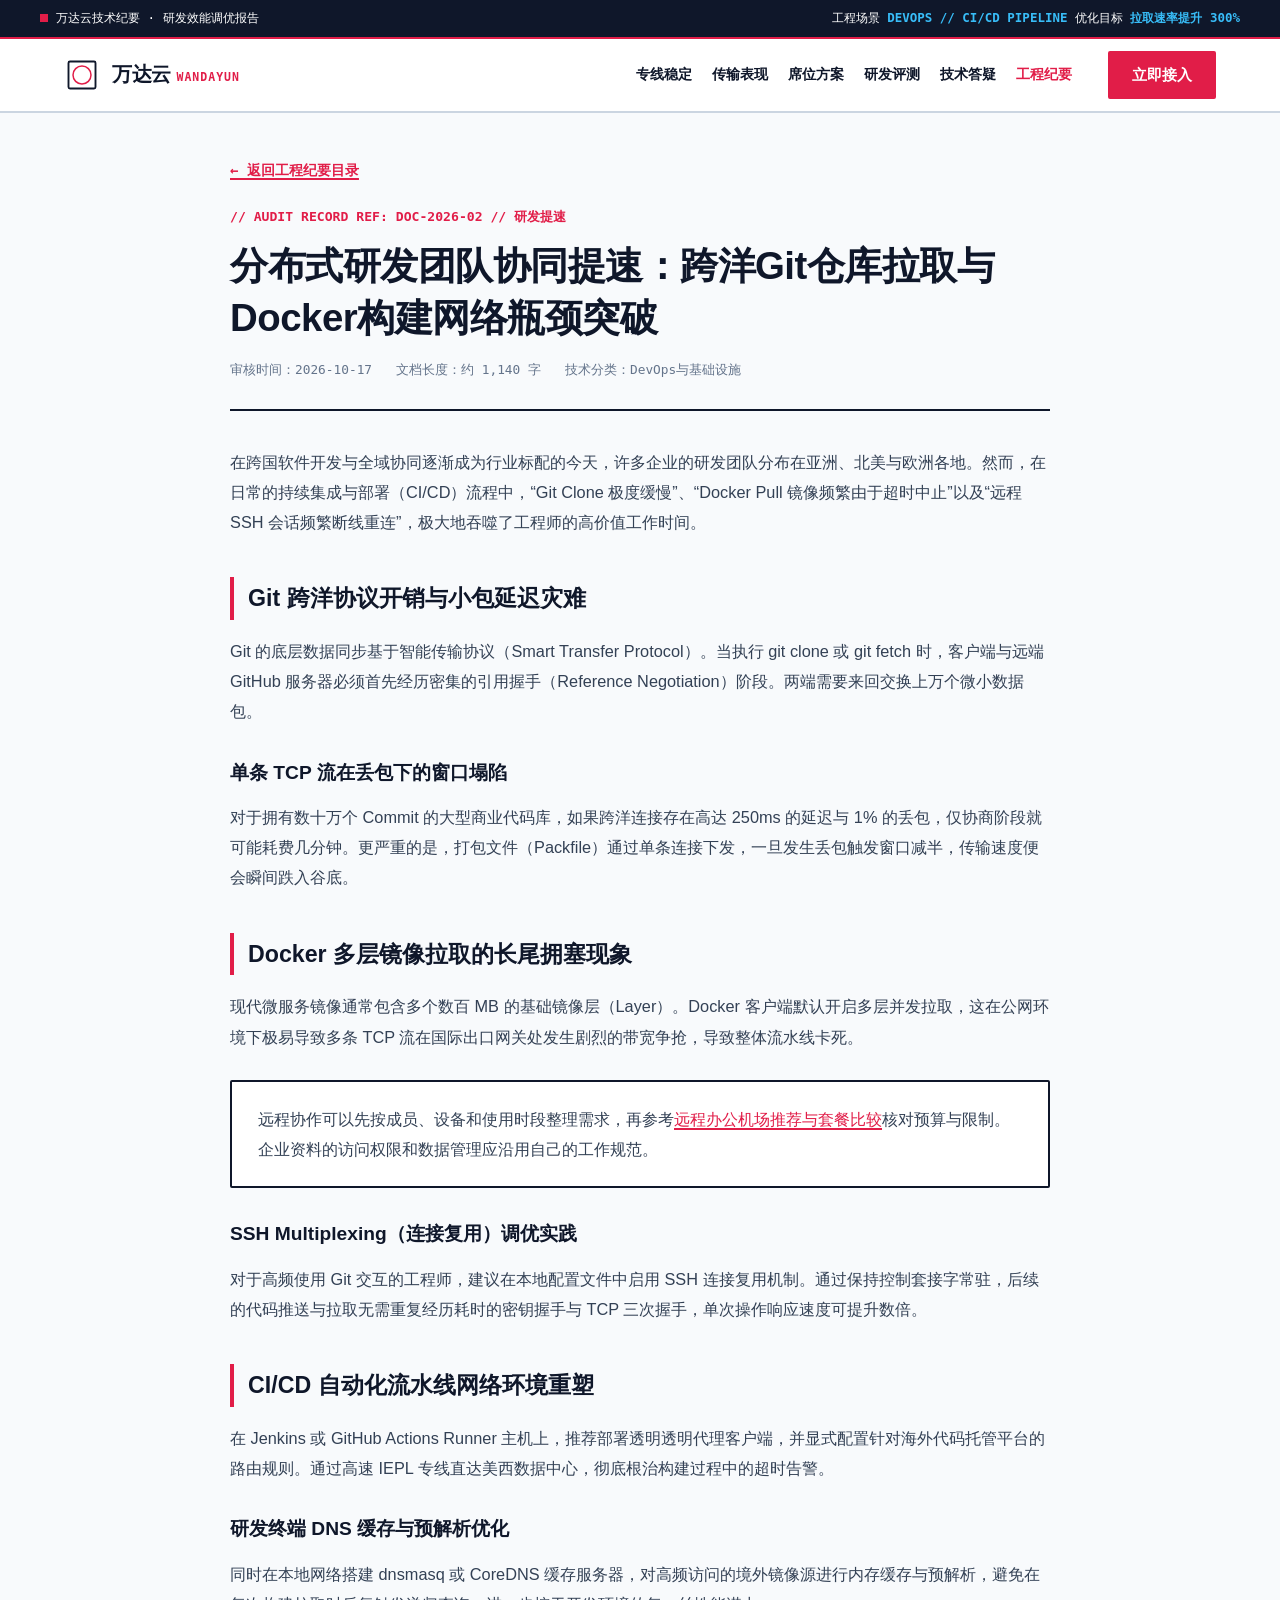
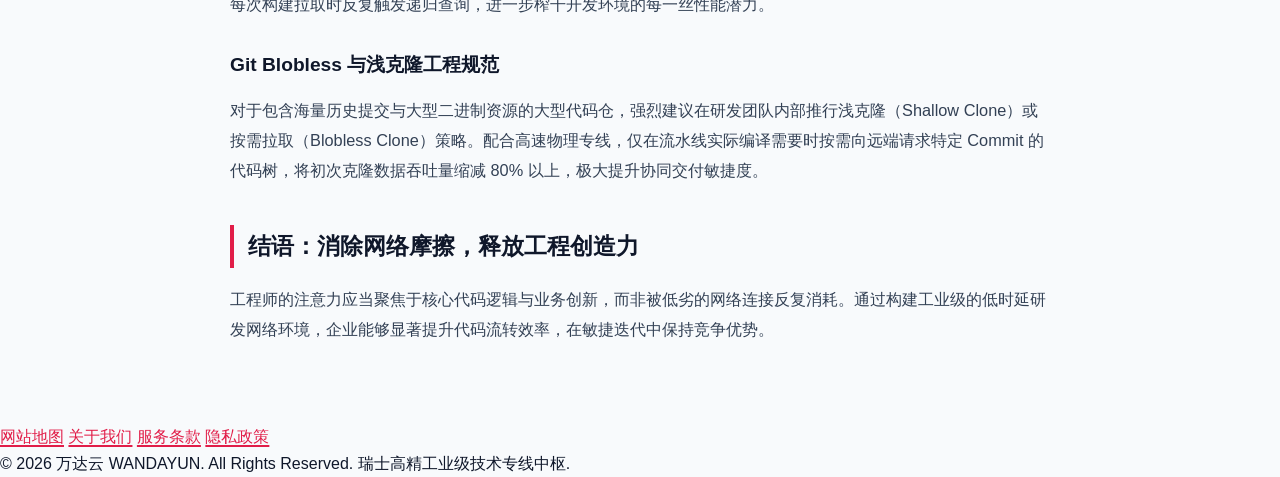
<file: distributed-remote-engineering-latency-audit.html>
<!DOCTYPE html>

<html lang="zh-CN">
<head>
<meta charset="utf-8"/>
<meta content="width=device-width, initial-scale=1" name="viewport"/>
<title>分布式研发团队协同提速：跨洋Git仓库拉取与Docker构建网络瓶颈突破 - 工程纪要</title>
<meta content="针对跨国工程团队在GitHub Packfile大仓拉取、Docker Hub分层镜像拉取及远程CI/CD构建中的网络拥塞痛点，提供系统级TCP优化与专线网络实战方案。" name="description"/>
<link href="https://wandayun.work/distributed-remote-engineering-latency-audit.html" rel="canonical"/>
<link href="style.css" rel="stylesheet"/>
<style>
    .swiss-article-layout { max-width: 860px; margin: 44px auto 80px; padding: 0 20px; }
    .swiss-article-header { border-bottom: 2px solid var(--swiss-ink); padding-bottom: 28px; margin-bottom: 36px; }
    .swiss-doc-serial { font-family: var(--swiss-mono); font-size: 0.82rem; font-weight: 800; color: var(--swiss-vermilion); margin-bottom: 12px; }
    .swiss-article-header h1 { font-size: clamp(1.85rem, 3.6vw, 2.4rem); font-weight: 900; line-height: 1.35; letter-spacing: -0.5px; margin-bottom: 16px; color: var(--swiss-ink); }
    .swiss-header-meta { display: flex; gap: 24px; font-family: var(--swiss-mono); font-size: 0.8rem; color: var(--swiss-muted); }
    .swiss-article-content { font-size: 1.02rem; line-height: 1.85; color: var(--swiss-charcoal); }
    .swiss-article-content h2 { font-size: 1.45rem; color: var(--swiss-ink); margin: 40px 0 16px; border-left: 4px solid var(--swiss-vermilion); padding-left: 14px; font-weight: 900; }
    .swiss-article-content h3 { font-size: 1.2rem; color: var(--swiss-ink); margin: 28px 0 12px; font-weight: 800; }
    .swiss-article-content p { margin-bottom: 20px; }
    .swiss-article-content ul, .swiss-article-content ol { margin: 16px 0 24px 24px; }
    .swiss-article-content li { margin-bottom: 10px; }
    .swiss-audit-box { background: var(--swiss-white); border: 2px solid var(--swiss-border-heavy); padding: 22px 26px; margin: 28px 0; border-radius: 2px; }
    .back-action { display: inline-flex; align-items: center; gap: 6px; color: var(--swiss-vermilion); font-family: var(--swiss-mono); font-size: 0.88rem; font-weight: 700; margin-bottom: 24px; text-decoration: none; }
  </style>
<meta content="https://wandayun.work/distributed-remote-engineering-latency-audit.html" property="og:url"/>
<meta content="分布式研发团队协同提速：跨洋Git仓库拉取与Docker构建网络瓶颈突破 - 工程纪要" property="og:title"/>
<meta content="针对跨国工程团队在GitHub Packfile大仓拉取、Docker Hub分层镜像拉取及远程CI/CD构建中的网络拥塞痛点，提供系统级TCP优化与专线网络实战方案。" property="og:description"/>
<meta content="万达云" property="og:site_name"/>
<meta content="article" property="og:type"/>
<meta content="分布式研发团队协同提速：跨洋Git仓库拉取与Docker构建网络瓶颈突破 - 工程纪要" name="twitter:title"/>
<meta content="针对跨国工程团队在GitHub Packfile大仓拉取、Docker Hub分层镜像拉取及远程CI/CD构建中的网络拥塞痛点，提供系统级TCP优化与专线网络实战方案。" name="twitter:description"/>
<script id="landing-maintenance-schema" type="application/ld+json">{"@context": "https://schema.org", "@type": "BreadcrumbList", "itemListElement": [{"@type": "ListItem", "position": 1, "name": "万达云机场", "item": "https://wandayun.work/"}, {"@type": "ListItem", "position": 2, "name": "分布式研发团队协同提速：跨洋Git仓库拉取与Docker构建网络瓶颈突破 - 工程纪要", "item": "https://wandayun.work/distributed-remote-engineering-latency-audit.html"}]}</script>
</head>
<body>
<aside aria-label="运行状态" class="swiss-chronometer-bar">
<div class="chronometer-inner">
<div class="chronometer-status">
<span>万达云技术纪要 · 研发效能调优报告</span>
</div>
<div class="chronometer-specs">
<span>工程场景 <b>DEVOPS // CI/CD PIPELINE</b></span>
<span>优化目标 <b>拉取速率提升 300%</b></span>
</div>
</div>
</aside>
<header class="swiss-grid-nav">
<div class="swiss-nav-wrap">
<a class="swiss-logo-link" href="index.html">
<svg fill="none" height="36" viewbox="0 0 48 48" width="36">
<rect fill="#ffffff" height="36" rx="2" stroke="#0f172a" stroke-width="2.5" width="36" x="6" y="6"></rect>
<circle cx="24" cy="24" r="12" stroke="#e11d48" stroke-width="2"></circle>
</svg>
<span class="swiss-brand-title">万达云 <span>WANDAYUN</span></span>
</a>
<nav aria-label="全站导航" class="swiss-nav-menu">
<a class="swiss-nav-link" href="index.html#features">专线稳定</a>
<a class="swiss-nav-link" href="index.html#capabilities">传输表现</a>
<a class="swiss-nav-link" href="index.html#pricing">席位方案</a>
<a class="swiss-nav-link" href="index.html#reviews">研发评测</a>
<a class="swiss-nav-link" href="index.html#faq">技术答疑</a>
<a class="swiss-nav-link swiss-nav-special" href="tech-record.html">工程纪要</a>
</nav>
<div class="swiss-nav-actions">
<a class="swiss-btn swiss-btn-vermilion" href="https://ww012.twilightaff.com/#/?code=A56DH1Af" rel="nofollow noopener sponsored" target="_blank">立即接入</a>
</div>
</div>
</header>
<main class="swiss-article-layout">
<a class="back-action" href="tech-record.html">← 返回工程纪要目录</a>
<article>
<header class="swiss-article-header">
<div class="swiss-doc-serial">// AUDIT RECORD REF: DOC-2026-02 // 研发提速</div>
<h1>分布式研发团队协同提速：跨洋Git仓库拉取与Docker构建网络瓶颈突破</h1>
<div class="swiss-header-meta">
<span>审核时间：2026-10-17</span>
<span>文档长度：约 1,140 字</span>
<span>技术分类：DevOps与基础设施</span>
</div>
</header>
<div class="swiss-article-content">
<p>在跨国软件开发与全域协同逐渐成为行业标配的今天，许多企业的研发团队分布在亚洲、北美与欧洲各地。然而，在日常的持续集成与部署（CI/CD）流程中，“Git Clone 极度缓慢”、“Docker Pull 镜像频繁由于超时中止”以及“远程 SSH 会话频繁断线重连”，极大地吞噬了工程师的高价值工作时间。</p>
<h2>Git 跨洋协议开销与小包延迟灾难</h2>
<p>Git 的底层数据同步基于智能传输协议（Smart Transfer Protocol）。当执行 git clone 或 git fetch 时，客户端与远端 GitHub 服务器必须首先经历密集的引用握手（Reference Negotiation）阶段。两端需要来回交换上万个微小数据包。</p>
<h3>单条 TCP 流在丢包下的窗口塌陷</h3>
<p>对于拥有数十万个 Commit 的大型商业代码库，如果跨洋连接存在高达 250ms 的延迟与 1% 的丢包，仅协商阶段就可能耗费几分钟。更严重的是，打包文件（Packfile）通过单条连接下发，一旦发生丢包触发窗口减半，传输速度便会瞬间跌入谷底。</p>
<h2>Docker 多层镜像拉取的长尾拥塞现象</h2>
<p>现代微服务镜像通常包含多个数百 MB 的基础镜像层（Layer）。Docker 客户端默认开启多层并发拉取，这在公网环境下极易导致多条 TCP 流在国际出口网关处发生剧烈的带宽争抢，导致整体流水线卡死。</p>
<div class="swiss-audit-box">远程协作可以先按成员、设备和使用时段整理需求，再参考<a href="https://jichangtuijan.top/" rel="sponsored nofollow noopener" target="_blank">远程办公机场推荐与套餐比较</a>核对预算与限制。企业资料的访问权限和数据管理应沿用自己的工作规范。</div>
<h3>SSH Multiplexing（连接复用）调优实践</h3>
<p>对于高频使用 Git 交互的工程师，建议在本地配置文件中启用 SSH 连接复用机制。通过保持控制套接字常驻，后续的代码推送与拉取无需重复经历耗时的密钥握手与 TCP 三次握手，单次操作响应速度可提升数倍。</p>
<h2>CI/CD 自动化流水线网络环境重塑</h2>
<p>在 Jenkins 或 GitHub Actions Runner 主机上，推荐部署透明透明代理客户端，并显式配置针对海外代码托管平台的路由规则。通过高速 IEPL 专线直达美西数据中心，彻底根治构建过程中的超时告警。</p>
<h3>研发终端 DNS 缓存与预解析优化</h3>
<p>同时在本地网络搭建 dnsmasq 或 CoreDNS 缓存服务器，对高频访问的境外镜像源进行内存缓存与预解析，避免在每次构建拉取时反复触发递归查询，进一步榨干开发环境的每一丝性能潜力。</p>
<h3>Git Blobless 与浅克隆工程规范</h3>
<p>对于包含海量历史提交与大型二进制资源的大型代码仓，强烈建议在研发团队内部推行浅克隆（Shallow Clone）或按需拉取（Blobless Clone）策略。配合高速物理专线，仅在流水线实际编译需要时按需向远端请求特定 Commit 的代码树，将初次克隆数据吞吐量缩减 80% 以上，极大提升协同交付敏捷度。</p>
<h2>结语：消除网络摩擦，释放工程创造力</h2>
<p>工程师的注意力应当聚焦于核心代码逻辑与业务创新，而非被低劣的网络连接反复消耗。通过构建工业级的低时延研发网络环境，企业能够显著提升代码流转效率，在敏捷迭代中保持竞争优势。</p>
</div>
</article>
</main>
<footer class="swiss-footer-grid">
<div class="swiss-footer-inner">
<nav class="swiss-footer-links">
<a class="swiss-footer-link" href="sitemap.html">网站地图</a>
<a class="swiss-footer-link" href="about.html">关于我们</a>
<a class="swiss-footer-link" href="terms.html">服务条款</a>
<a class="swiss-footer-link" href="privacy.html">隐私政策</a>
</nav>
<div class="swiss-copyright">
        © 2026 万达云 WANDAYUN. All Rights Reserved. 瑞士高精工业级技术专线中枢.
      </div>
</div>
</footer>
</body>
</html>
</file>
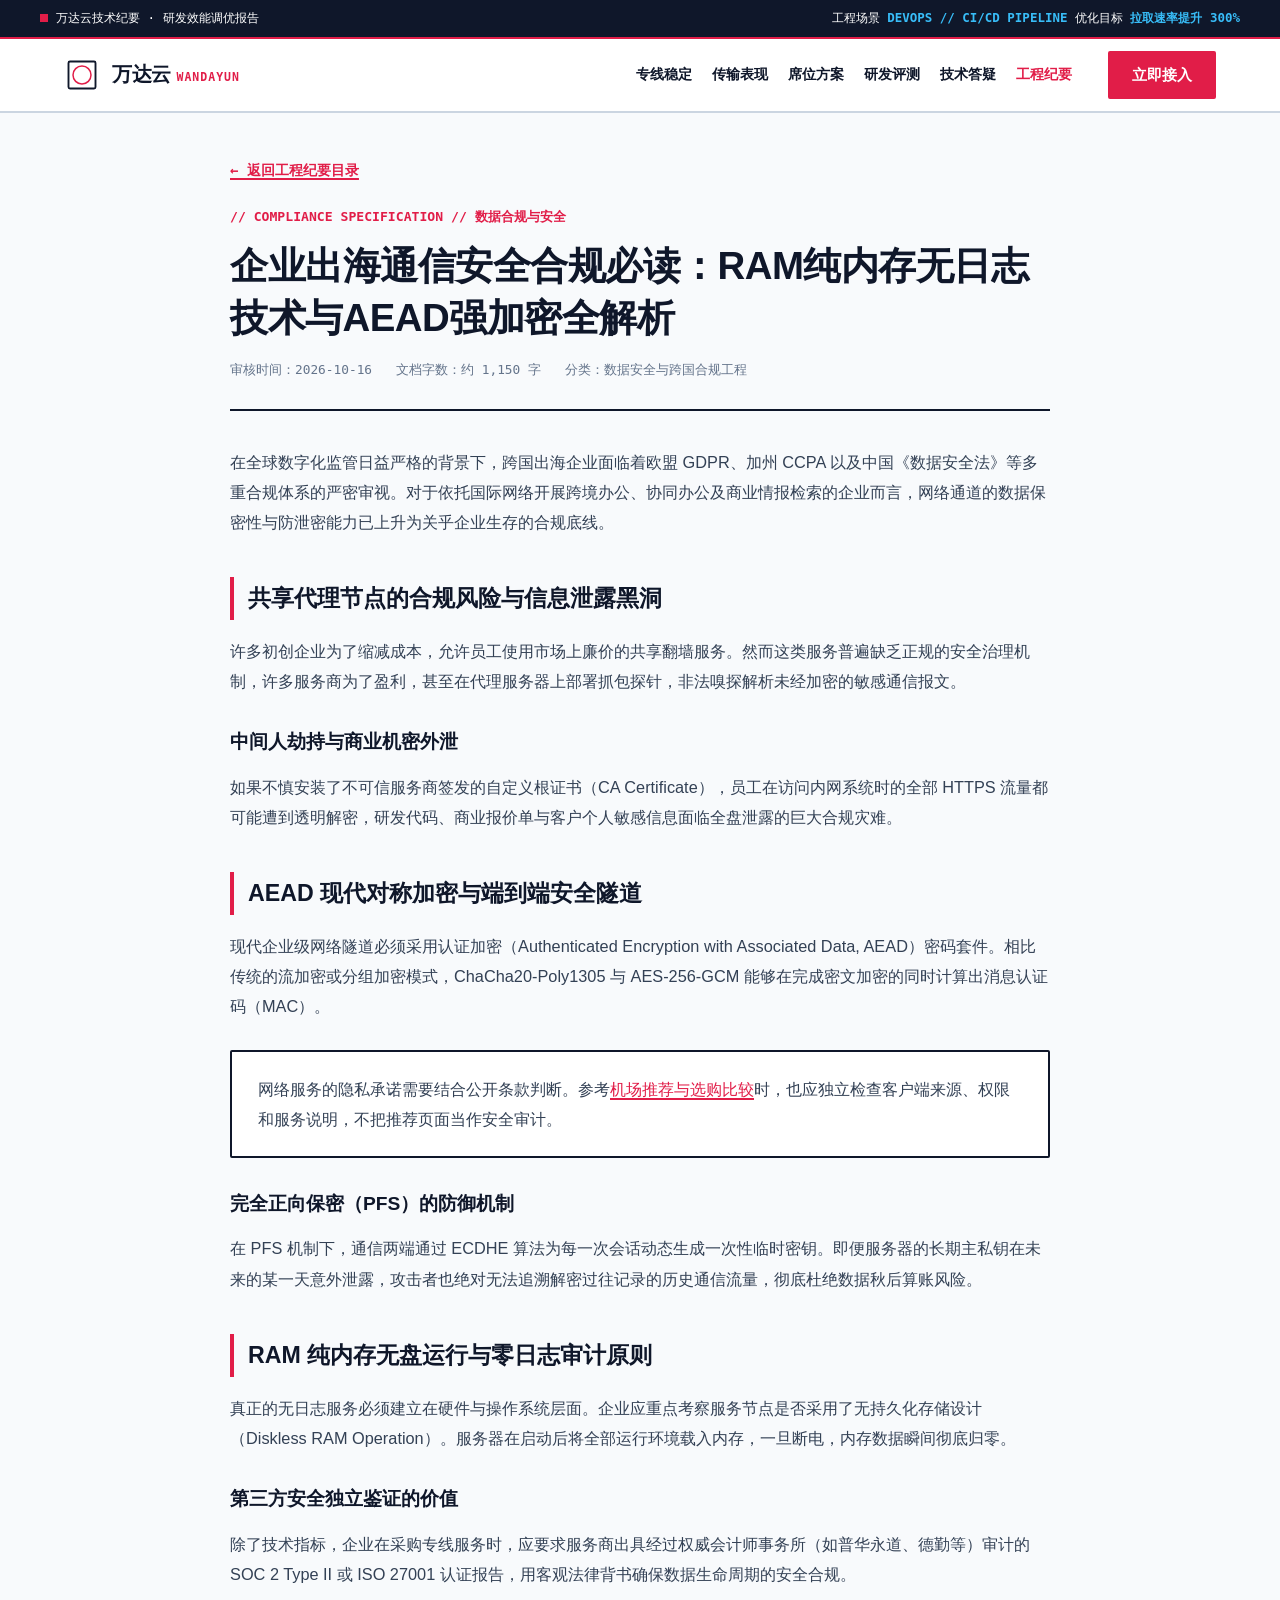
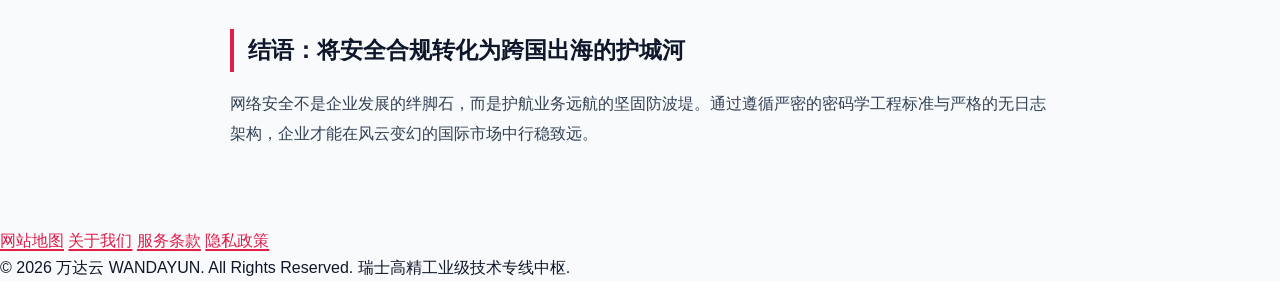
<file: enterprise-cross-border-data-privacy-compliance.html>
<!DOCTYPE html>

<html lang="zh-CN">
<head>
<meta charset="utf-8"/>
<meta content="width=device-width, initial-scale=1" name="viewport"/>
<title>企业出海通信安全合规必读：RAM纯内存无日志技术与AEAD强加密全解析 - 工程纪要</title>
<meta content="针对跨国出海企业的通信合规需求，深入解读AEAD现代加密算法、PFS完全前向保密、RAM内存无痕运行与严格零日志审计技术体系。" name="description"/>
<link href="https://wandayun.work/enterprise-cross-border-data-privacy-compliance.html" rel="canonical"/>
<link href="style.css" rel="stylesheet"/>
<style>
    .swiss-article-layout { max-width: 860px; margin: 44px auto 80px; padding: 0 20px; }
    .swiss-article-header { border-bottom: 2px solid var(--swiss-ink); padding-bottom: 28px; margin-bottom: 36px; }
    .swiss-doc-serial { font-family: var(--swiss-mono); font-size: 0.82rem; font-weight: 800; color: var(--swiss-vermilion); margin-bottom: 12px; }
    .swiss-article-header h1 { font-size: clamp(1.85rem, 3.6vw, 2.4rem); font-weight: 900; line-height: 1.35; letter-spacing: -0.5px; margin-bottom: 16px; color: var(--swiss-ink); }
    .swiss-header-meta { display: flex; gap: 24px; font-family: var(--swiss-mono); font-size: 0.8rem; color: var(--swiss-muted); }
    .swiss-article-content { font-size: 1.02rem; line-height: 1.85; color: var(--swiss-charcoal); }
    .swiss-article-content h2 { font-size: 1.45rem; color: var(--swiss-ink); margin: 40px 0 16px; border-left: 4px solid var(--swiss-vermilion); padding-left: 14px; font-weight: 900; }
    .swiss-article-content h3 { font-size: 1.2rem; color: var(--swiss-ink); margin: 28px 0 12px; font-weight: 800; }
    .swiss-article-content p { margin-bottom: 20px; }
    .swiss-article-content ul, .swiss-article-content ol { margin: 16px 0 24px 24px; }
    .swiss-article-content li { margin-bottom: 10px; }
    .swiss-audit-box { background: var(--swiss-white); border: 2px solid var(--swiss-border-heavy); padding: 22px 26px; margin: 28px 0; border-radius: 2px; }
    .back-action { display: inline-flex; align-items: center; gap: 6px; color: var(--swiss-vermilion); font-family: var(--swiss-mono); font-size: 0.88rem; font-weight: 700; margin-bottom: 24px; text-decoration: none; }
  </style>
<meta content="https://wandayun.work/enterprise-cross-border-data-privacy-compliance.html" property="og:url"/>
<meta content="企业出海通信安全合规必读：RAM纯内存无日志技术与AEAD强加密全解析 - 工程纪要" property="og:title"/>
<meta content="针对跨国出海企业的通信合规需求，深入解读AEAD现代加密算法、PFS完全前向保密、RAM内存无痕运行与严格零日志审计技术体系。" property="og:description"/>
<meta content="万达云" property="og:site_name"/>
<meta content="article" property="og:type"/>
<meta content="企业出海通信安全合规必读：RAM纯内存无日志技术与AEAD强加密全解析 - 工程纪要" name="twitter:title"/>
<meta content="针对跨国出海企业的通信合规需求，深入解读AEAD现代加密算法、PFS完全前向保密、RAM内存无痕运行与严格零日志审计技术体系。" name="twitter:description"/>
<script id="landing-maintenance-schema" type="application/ld+json">{"@context": "https://schema.org", "@type": "BreadcrumbList", "itemListElement": [{"@type": "ListItem", "position": 1, "name": "万达云机场", "item": "https://wandayun.work/"}, {"@type": "ListItem", "position": 2, "name": "企业出海通信安全合规必读：RAM纯内存无日志技术与AEAD强加密全解析 - 工程纪要", "item": "https://wandayun.work/enterprise-cross-border-data-privacy-compliance.html"}]}</script>
</head>
<body>
<aside aria-label="运行状态" class="swiss-chronometer-bar">
<div class="chronometer-inner">
<div class="chronometer-status">
<span>万达云技术纪要 · 研发效能调优报告</span>
</div>
<div class="chronometer-specs">
<span>工程场景 <b>DEVOPS // CI/CD PIPELINE</b></span>
<span>优化目标 <b>拉取速率提升 300%</b></span>
</div>
</div>
</aside>
<header class="swiss-grid-nav">
<div class="swiss-nav-wrap">
<a class="swiss-logo-link" href="index.html">
<svg fill="none" height="36" viewbox="0 0 48 48" width="36">
<rect fill="#ffffff" height="36" rx="2" stroke="#0f172a" stroke-width="2.5" width="36" x="6" y="6"></rect>
<circle cx="24" cy="24" r="12" stroke="#e11d48" stroke-width="2"></circle>
</svg>
<span class="swiss-brand-title">万达云 <span>WANDAYUN</span></span>
</a>
<nav aria-label="全站导航" class="swiss-nav-menu">
<a class="swiss-nav-link" href="index.html#features">专线稳定</a>
<a class="swiss-nav-link" href="index.html#capabilities">传输表现</a>
<a class="swiss-nav-link" href="index.html#pricing">席位方案</a>
<a class="swiss-nav-link" href="index.html#reviews">研发评测</a>
<a class="swiss-nav-link" href="index.html#faq">技术答疑</a>
<a class="swiss-nav-link swiss-nav-special" href="tech-record.html">工程纪要</a>
</nav>
<div class="swiss-nav-actions">
<a class="swiss-btn swiss-btn-vermilion" href="https://ww012.twilightaff.com/#/?code=A56DH1Af" rel="nofollow noopener sponsored" target="_blank">立即接入</a>
</div>
</div>
</header>
<main class="swiss-article-layout">
<a class="back-action" href="tech-record.html">← 返回工程纪要目录</a>
<article>
<header class="swiss-article-header">
<div class="swiss-doc-serial">// COMPLIANCE SPECIFICATION // 数据合规与安全</div>
<h1>企业出海通信安全合规必读：RAM纯内存无日志技术与AEAD强加密全解析</h1>
<div class="swiss-header-meta">
<span>审核时间：2026-10-16</span>
<span>文档字数：约 1,150 字</span>
<span>分类：数据安全与跨国合规工程</span>
</div>
</header>
<div class="swiss-article-content">
<p>在全球数字化监管日益严格的背景下，跨国出海企业面临着欧盟 GDPR、加州 CCPA 以及中国《数据安全法》等多重合规体系的严密审视。对于依托国际网络开展跨境办公、协同办公及商业情报检索的企业而言，网络通道的数据保密性与防泄密能力已上升为关乎企业生存的合规底线。</p>
<h2>共享代理节点的合规风险与信息泄露黑洞</h2>
<p>许多初创企业为了缩减成本，允许员工使用市场上廉价的共享翻墙服务。然而这类服务普遍缺乏正规的安全治理机制，许多服务商为了盈利，甚至在代理服务器上部署抓包探针，非法嗅探解析未经加密的敏感通信报文。</p>
<h3>中间人劫持与商业机密外泄</h3>
<p>如果不慎安装了不可信服务商签发的自定义根证书（CA Certificate），员工在访问内网系统时的全部 HTTPS 流量都可能遭到透明解密，研发代码、商业报价单与客户个人敏感信息面临全盘泄露的巨大合规灾难。</p>
<h2>AEAD 现代对称加密与端到端安全隧道</h2>
<p>现代企业级网络隧道必须采用认证加密（Authenticated Encryption with Associated Data, AEAD）密码套件。相比传统的流加密或分组加密模式，ChaCha20-Poly1305 与 AES-256-GCM 能够在完成密文加密的同时计算出消息认证码（MAC）。</p>
<div class="swiss-audit-box">网络服务的隐私承诺需要结合公开条款判断。参考<a href="https://jichangtuijan.top/" rel="sponsored nofollow noopener" target="_blank">机场推荐与选购比较</a>时，也应独立检查客户端来源、权限和服务说明，不把推荐页面当作安全审计。</div>
<h3>完全正向保密（PFS）的防御机制</h3>
<p>在 PFS 机制下，通信两端通过 ECDHE 算法为每一次会话动态生成一次性临时密钥。即便服务器的长期主私钥在未来的某一天意外泄露，攻击者也绝对无法追溯解密过往记录的历史通信流量，彻底杜绝数据秋后算账风险。</p>
<h2>RAM 纯内存无盘运行与零日志审计原则</h2>
<p>真正的无日志服务必须建立在硬件与操作系统层面。企业应重点考察服务节点是否采用了无持久化存储设计（Diskless RAM Operation）。服务器在启动后将全部运行环境载入内存，一旦断电，内存数据瞬间彻底归零。</p>
<h3>第三方安全独立鉴证的价值</h3>
<p>除了技术指标，企业在采购专线服务时，应要求服务商出具经过权威会计师事务所（如普华永道、德勤等）审计的 SOC 2 Type II 或 ISO 27001 认证报告，用客观法律背书确保数据生命周期的安全合规。</p>
<h2>结语：将安全合规转化为跨国出海的护城河</h2>
<p>网络安全不是企业发展的绊脚石，而是护航业务远航的坚固防波堤。通过遵循严密的密码学工程标准与严格的无日志架构，企业才能在风云变幻的国际市场中行稳致远。</p>
</div>
</article>
</main>
<footer class="swiss-footer-grid">
<div class="swiss-footer-inner">
<nav class="swiss-footer-links">
<a class="swiss-footer-link" href="sitemap.html">网站地图</a>
<a class="swiss-footer-link" href="about.html">关于我们</a>
<a class="swiss-footer-link" href="terms.html">服务条款</a>
<a class="swiss-footer-link" href="privacy.html">隐私政策</a>
</nav>
<div class="swiss-copyright">
        © 2026 万达云 WANDAYUN. All Rights Reserved. 瑞士高精工业级技术专线中枢.
      </div>
</div>
</footer>
</body>
</html>
</file>
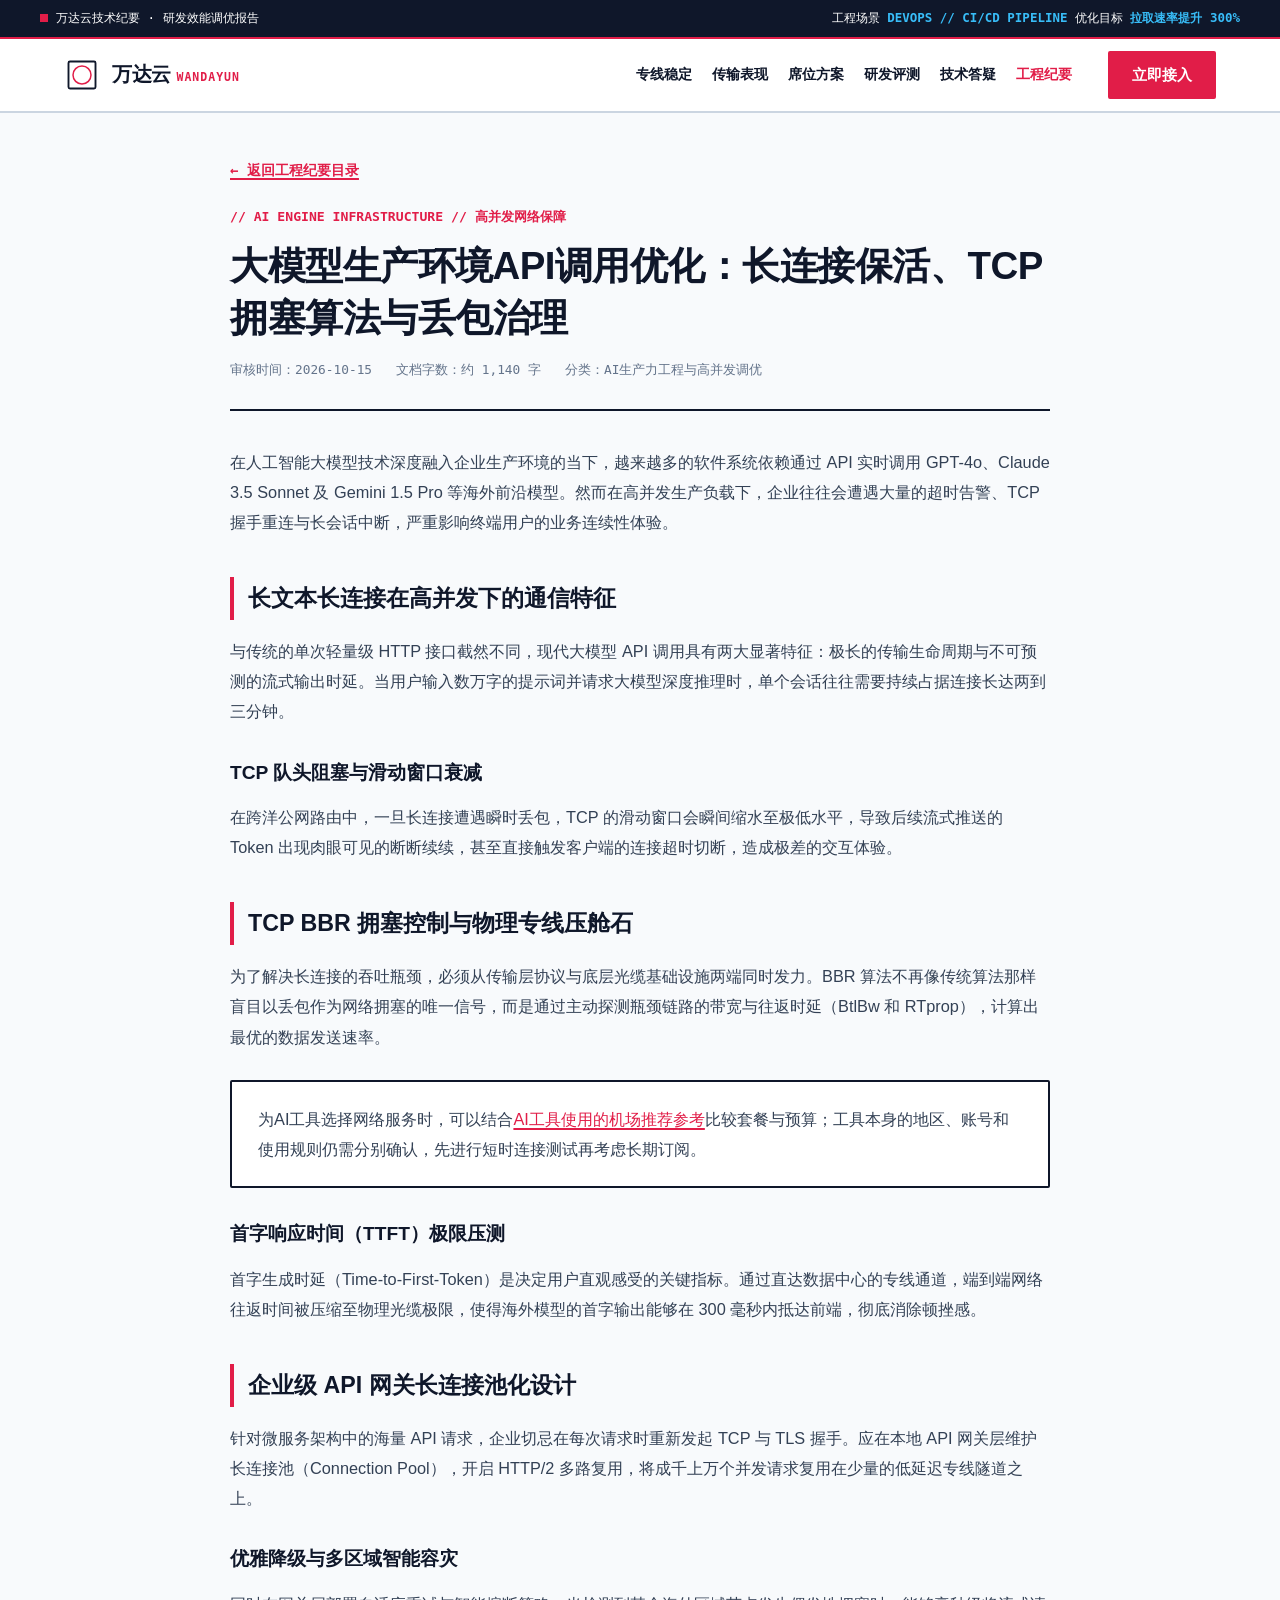
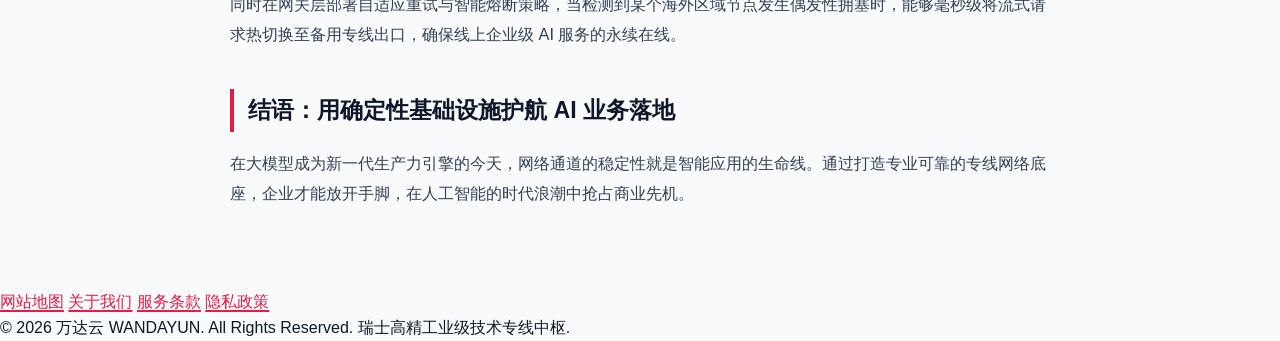
<file: llm-api-high-concurrency-token-optimization.html>
<!DOCTYPE html>

<html lang="zh-CN">
<head>
<meta charset="utf-8"/>
<meta content="width=device-width, initial-scale=1" name="viewport"/>
<title>大模型生产环境API调用优化：长连接保活、TCP拥塞算法与丢包治理 - 工程纪要</title>
<meta content="深入分析OpenAI、Anthropic大模型API在企业级高并发长文本场景下的网络传输痛点，详解TCP BBR算法、连接池复用与专线容灾实践。" name="description"/>
<link href="https://wandayun.work/llm-api-high-concurrency-token-optimization.html" rel="canonical"/>
<link href="style.css" rel="stylesheet"/>
<style>
    .swiss-article-layout { max-width: 860px; margin: 44px auto 80px; padding: 0 20px; }
    .swiss-article-header { border-bottom: 2px solid var(--swiss-ink); padding-bottom: 28px; margin-bottom: 36px; }
    .swiss-doc-serial { font-family: var(--swiss-mono); font-size: 0.82rem; font-weight: 800; color: var(--swiss-vermilion); margin-bottom: 12px; }
    .swiss-article-header h1 { font-size: clamp(1.85rem, 3.6vw, 2.4rem); font-weight: 900; line-height: 1.35; letter-spacing: -0.5px; margin-bottom: 16px; color: var(--swiss-ink); }
    .swiss-header-meta { display: flex; gap: 24px; font-family: var(--swiss-mono); font-size: 0.8rem; color: var(--swiss-muted); }
    .swiss-article-content { font-size: 1.02rem; line-height: 1.85; color: var(--swiss-charcoal); }
    .swiss-article-content h2 { font-size: 1.45rem; color: var(--swiss-ink); margin: 40px 0 16px; border-left: 4px solid var(--swiss-vermilion); padding-left: 14px; font-weight: 900; }
    .swiss-article-content h3 { font-size: 1.2rem; color: var(--swiss-ink); margin: 28px 0 12px; font-weight: 800; }
    .swiss-article-content p { margin-bottom: 20px; }
    .swiss-article-content ul, .swiss-article-content ol { margin: 16px 0 24px 24px; }
    .swiss-article-content li { margin-bottom: 10px; }
    .swiss-audit-box { background: var(--swiss-white); border: 2px solid var(--swiss-border-heavy); padding: 22px 26px; margin: 28px 0; border-radius: 2px; }
    .back-action { display: inline-flex; align-items: center; gap: 6px; color: var(--swiss-vermilion); font-family: var(--swiss-mono); font-size: 0.88rem; font-weight: 700; margin-bottom: 24px; text-decoration: none; }
  </style>
<meta content="https://wandayun.work/llm-api-high-concurrency-token-optimization.html" property="og:url"/>
<meta content="大模型生产环境API调用优化：长连接保活、TCP拥塞算法与丢包治理 - 工程纪要" property="og:title"/>
<meta content="深入分析OpenAI、Anthropic大模型API在企业级高并发长文本场景下的网络传输痛点，详解TCP BBR算法、连接池复用与专线容灾实践。" property="og:description"/>
<meta content="万达云" property="og:site_name"/>
<meta content="article" property="og:type"/>
<meta content="大模型生产环境API调用优化：长连接保活、TCP拥塞算法与丢包治理 - 工程纪要" name="twitter:title"/>
<meta content="深入分析OpenAI、Anthropic大模型API在企业级高并发长文本场景下的网络传输痛点，详解TCP BBR算法、连接池复用与专线容灾实践。" name="twitter:description"/>
<script id="landing-maintenance-schema" type="application/ld+json">{"@context": "https://schema.org", "@type": "BreadcrumbList", "itemListElement": [{"@type": "ListItem", "position": 1, "name": "万达云机场", "item": "https://wandayun.work/"}, {"@type": "ListItem", "position": 2, "name": "大模型生产环境API调用优化：长连接保活、TCP拥塞算法与丢包治理 - 工程纪要", "item": "https://wandayun.work/llm-api-high-concurrency-token-optimization.html"}]}</script>
</head>
<body>
<aside aria-label="运行状态" class="swiss-chronometer-bar">
<div class="chronometer-inner">
<div class="chronometer-status">
<span>万达云技术纪要 · 研发效能调优报告</span>
</div>
<div class="chronometer-specs">
<span>工程场景 <b>DEVOPS // CI/CD PIPELINE</b></span>
<span>优化目标 <b>拉取速率提升 300%</b></span>
</div>
</div>
</aside>
<header class="swiss-grid-nav">
<div class="swiss-nav-wrap">
<a class="swiss-logo-link" href="index.html">
<svg fill="none" height="36" viewbox="0 0 48 48" width="36">
<rect fill="#ffffff" height="36" rx="2" stroke="#0f172a" stroke-width="2.5" width="36" x="6" y="6"></rect>
<circle cx="24" cy="24" r="12" stroke="#e11d48" stroke-width="2"></circle>
</svg>
<span class="swiss-brand-title">万达云 <span>WANDAYUN</span></span>
</a>
<nav aria-label="全站导航" class="swiss-nav-menu">
<a class="swiss-nav-link" href="index.html#features">专线稳定</a>
<a class="swiss-nav-link" href="index.html#capabilities">传输表现</a>
<a class="swiss-nav-link" href="index.html#pricing">席位方案</a>
<a class="swiss-nav-link" href="index.html#reviews">研发评测</a>
<a class="swiss-nav-link" href="index.html#faq">技术答疑</a>
<a class="swiss-nav-link swiss-nav-special" href="tech-record.html">工程纪要</a>
</nav>
<div class="swiss-nav-actions">
<a class="swiss-btn swiss-btn-vermilion" href="https://ww012.twilightaff.com/#/?code=A56DH1Af" rel="nofollow noopener sponsored" target="_blank">立即接入</a>
</div>
</div>
</header>
<main class="swiss-article-layout">
<a class="back-action" href="tech-record.html">← 返回工程纪要目录</a>
<article>
<header class="swiss-article-header">
<div class="swiss-doc-serial">// AI ENGINE INFRASTRUCTURE // 高并发网络保障</div>
<h1>大模型生产环境API调用优化：长连接保活、TCP拥塞算法与丢包治理</h1>
<div class="swiss-header-meta">
<span>审核时间：2026-10-15</span>
<span>文档字数：约 1,140 字</span>
<span>分类：AI生产力工程与高并发调优</span>
</div>
</header>
<div class="swiss-article-content">
<p>在人工智能大模型技术深度融入企业生产环境的当下，越来越多的软件系统依赖通过 API 实时调用 GPT-4o、Claude 3.5 Sonnet 及 Gemini 1.5 Pro 等海外前沿模型。然而在高并发生产负载下，企业往往会遭遇大量的超时告警、TCP 握手重连与长会话中断，严重影响终端用户的业务连续性体验。</p>
<h2>长文本长连接在高并发下的通信特征</h2>
<p>与传统的单次轻量级 HTTP 接口截然不同，现代大模型 API 调用具有两大显著特征：极长的传输生命周期与不可预测的流式输出时延。当用户输入数万字的提示词并请求大模型深度推理时，单个会话往往需要持续占据连接长达两到三分钟。</p>
<h3>TCP 队头阻塞与滑动窗口衰减</h3>
<p>在跨洋公网路由中，一旦长连接遭遇瞬时丢包，TCP 的滑动窗口会瞬间缩水至极低水平，导致后续流式推送的 Token 出现肉眼可见的断断续续，甚至直接触发客户端的连接超时切断，造成极差的交互体验。</p>
<h2>TCP BBR 拥塞控制与物理专线压舱石</h2>
<p>为了解决长连接的吞吐瓶颈，必须从传输层协议与底层光缆基础设施两端同时发力。BBR 算法不再像传统算法那样盲目以丢包作为网络拥塞的唯一信号，而是通过主动探测瓶颈链路的带宽与往返时延（BtlBw 和 RTprop），计算出最优的数据发送速率。</p>
<div class="swiss-audit-box">为AI工具选择网络服务时，可以结合<a href="https://jichangtuijan.top/" rel="sponsored nofollow noopener" target="_blank">AI工具使用的机场推荐参考</a>比较套餐与预算；工具本身的地区、账号和使用规则仍需分别确认，先进行短时连接测试再考虑长期订阅。</div>
<h3>首字响应时间（TTFT）极限压测</h3>
<p>首字生成时延（Time-to-First-Token）是决定用户直观感受的关键指标。通过直达数据中心的专线通道，端到端网络往返时间被压缩至物理光缆极限，使得海外模型的首字输出能够在 300 毫秒内抵达前端，彻底消除顿挫感。</p>
<h2>企业级 API 网关长连接池化设计</h2>
<p>针对微服务架构中的海量 API 请求，企业切忌在每次请求时重新发起 TCP 与 TLS 握手。应在本地 API 网关层维护长连接池（Connection Pool），开启 HTTP/2 多路复用，将成千上万个并发请求复用在少量的低延迟专线隧道之上。</p>
<h3>优雅降级与多区域智能容灾</h3>
<p>同时在网关层部署自适应重试与智能熔断策略，当检测到某个海外区域节点发生偶发性拥塞时，能够毫秒级将流式请求热切换至备用专线出口，确保线上企业级 AI 服务的永续在线。</p>
<h2>结语：用确定性基础设施护航 AI 业务落地</h2>
<p>在大模型成为新一代生产力引擎的今天，网络通道的稳定性就是智能应用的生命线。通过打造专业可靠的专线网络底座，企业才能放开手脚，在人工智能的时代浪潮中抢占商业先机。</p>
</div>
</article>
</main>
<footer class="swiss-footer-grid">
<div class="swiss-footer-inner">
<nav class="swiss-footer-links">
<a class="swiss-footer-link" href="sitemap.html">网站地图</a>
<a class="swiss-footer-link" href="about.html">关于我们</a>
<a class="swiss-footer-link" href="terms.html">服务条款</a>
<a class="swiss-footer-link" href="privacy.html">隐私政策</a>
</nav>
<div class="swiss-copyright">
        © 2026 万达云 WANDAYUN. All Rights Reserved. 瑞士高精工业级技术专线中枢.
      </div>
</div>
</footer>
</body>
</html>
</file>
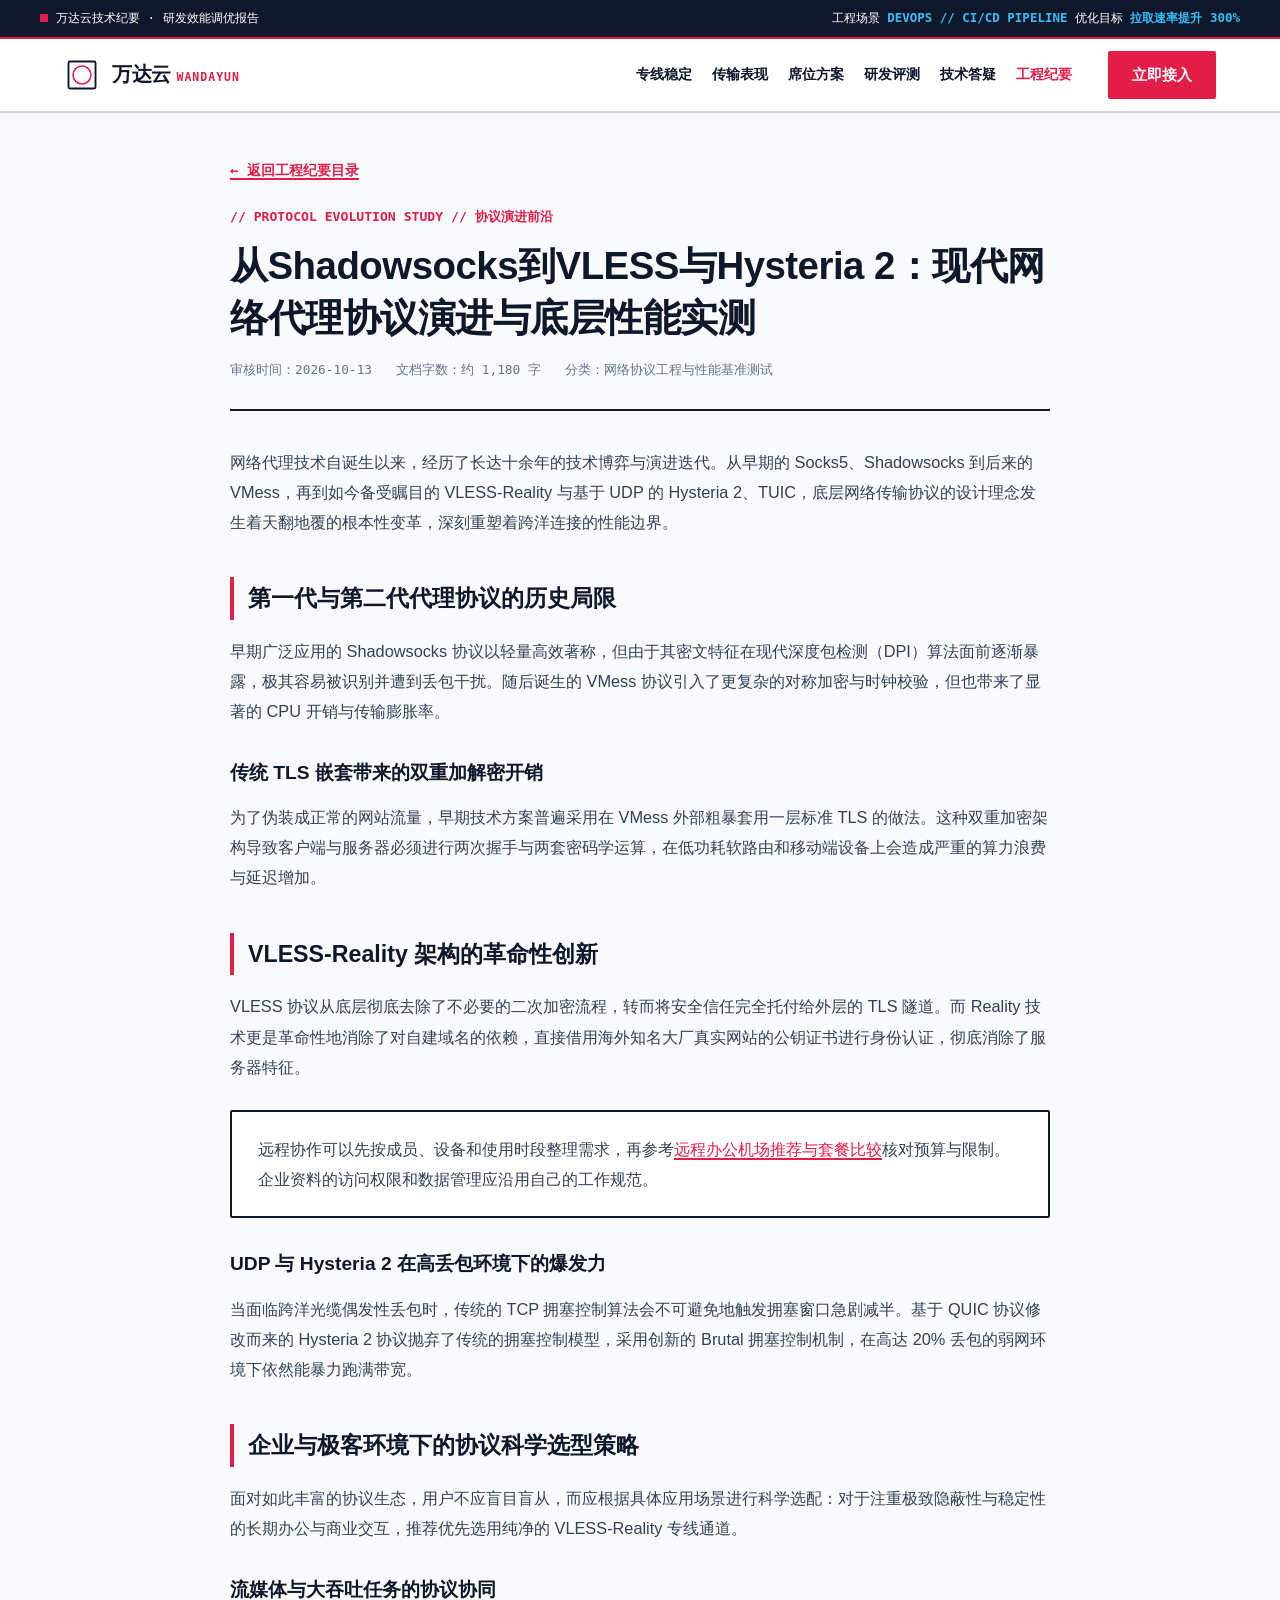
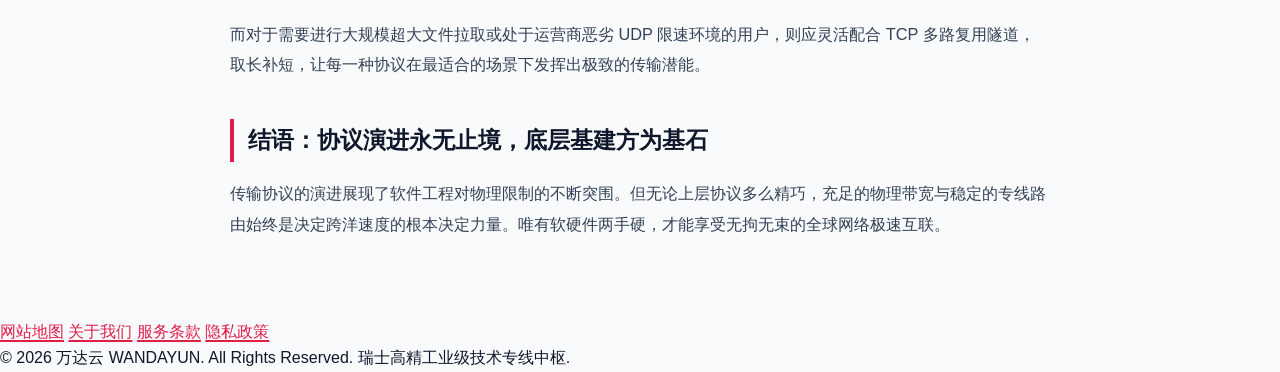
<file: network-protocol-evolution-vless-hysteria-review.html>
<!DOCTYPE html>

<html lang="zh-CN">
<head>
<meta charset="utf-8"/>
<meta content="width=device-width, initial-scale=1" name="viewport"/>
<title>从Shadowsocks到VLESS与Hysteria 2：现代网络代理协议演进与底层性能实测 - 工程纪要</title>
<meta content="全面梳理网络代理协议十余年演进技术脉络，深入对比Shadowsocks、VMess、VLESS-Reality与Hysteria 2在握手开销、DPI抗封锁与抗丢包性能上的实测差异。" name="description"/>
<link href="https://wandayun.work/network-protocol-evolution-vless-hysteria-review.html" rel="canonical"/>
<link href="style.css" rel="stylesheet"/>
<style>
    .swiss-article-layout { max-width: 860px; margin: 44px auto 80px; padding: 0 20px; }
    .swiss-article-header { border-bottom: 2px solid var(--swiss-ink); padding-bottom: 28px; margin-bottom: 36px; }
    .swiss-doc-serial { font-family: var(--swiss-mono); font-size: 0.82rem; font-weight: 800; color: var(--swiss-vermilion); margin-bottom: 12px; }
    .swiss-article-header h1 { font-size: clamp(1.85rem, 3.6vw, 2.4rem); font-weight: 900; line-height: 1.35; letter-spacing: -0.5px; margin-bottom: 16px; color: var(--swiss-ink); }
    .swiss-header-meta { display: flex; gap: 24px; font-family: var(--swiss-mono); font-size: 0.8rem; color: var(--swiss-muted); }
    .swiss-article-content { font-size: 1.02rem; line-height: 1.85; color: var(--swiss-charcoal); }
    .swiss-article-content h2 { font-size: 1.45rem; color: var(--swiss-ink); margin: 40px 0 16px; border-left: 4px solid var(--swiss-vermilion); padding-left: 14px; font-weight: 900; }
    .swiss-article-content h3 { font-size: 1.2rem; color: var(--swiss-ink); margin: 28px 0 12px; font-weight: 800; }
    .swiss-article-content p { margin-bottom: 20px; }
    .swiss-article-content ul, .swiss-article-content ol { margin: 16px 0 24px 24px; }
    .swiss-article-content li { margin-bottom: 10px; }
    .swiss-audit-box { background: var(--swiss-white); border: 2px solid var(--swiss-border-heavy); padding: 22px 26px; margin: 28px 0; border-radius: 2px; }
    .back-action { display: inline-flex; align-items: center; gap: 6px; color: var(--swiss-vermilion); font-family: var(--swiss-mono); font-size: 0.88rem; font-weight: 700; margin-bottom: 24px; text-decoration: none; }
  </style>
<meta content="https://wandayun.work/network-protocol-evolution-vless-hysteria-review.html" property="og:url"/>
<meta content="从Shadowsocks到VLESS与Hysteria 2：现代网络代理协议演进与底层性能实测 - 工程纪要" property="og:title"/>
<meta content="全面梳理网络代理协议十余年演进技术脉络，深入对比Shadowsocks、VMess、VLESS-Reality与Hysteria 2在握手开销、DPI抗封锁与抗丢包性能上的实测差异。" property="og:description"/>
<meta content="万达云" property="og:site_name"/>
<meta content="article" property="og:type"/>
<meta content="从Shadowsocks到VLESS与Hysteria 2：现代网络代理协议演进与底层性能实测 - 工程纪要" name="twitter:title"/>
<meta content="全面梳理网络代理协议十余年演进技术脉络，深入对比Shadowsocks、VMess、VLESS-Reality与Hysteria 2在握手开销、DPI抗封锁与抗丢包性能上的实测差异。" name="twitter:description"/>
<script id="landing-maintenance-schema" type="application/ld+json">{"@context": "https://schema.org", "@type": "BreadcrumbList", "itemListElement": [{"@type": "ListItem", "position": 1, "name": "万达云机场", "item": "https://wandayun.work/"}, {"@type": "ListItem", "position": 2, "name": "从Shadowsocks到VLESS与Hysteria 2：现代网络代理协议演进与底层性能实测 - 工程纪要", "item": "https://wandayun.work/network-protocol-evolution-vless-hysteria-review.html"}]}</script>
</head>
<body>
<aside aria-label="运行状态" class="swiss-chronometer-bar">
<div class="chronometer-inner">
<div class="chronometer-status">
<span>万达云技术纪要 · 研发效能调优报告</span>
</div>
<div class="chronometer-specs">
<span>工程场景 <b>DEVOPS // CI/CD PIPELINE</b></span>
<span>优化目标 <b>拉取速率提升 300%</b></span>
</div>
</div>
</aside>
<header class="swiss-grid-nav">
<div class="swiss-nav-wrap">
<a class="swiss-logo-link" href="index.html">
<svg fill="none" height="36" viewbox="0 0 48 48" width="36">
<rect fill="#ffffff" height="36" rx="2" stroke="#0f172a" stroke-width="2.5" width="36" x="6" y="6"></rect>
<circle cx="24" cy="24" r="12" stroke="#e11d48" stroke-width="2"></circle>
</svg>
<span class="swiss-brand-title">万达云 <span>WANDAYUN</span></span>
</a>
<nav aria-label="全站导航" class="swiss-nav-menu">
<a class="swiss-nav-link" href="index.html#features">专线稳定</a>
<a class="swiss-nav-link" href="index.html#capabilities">传输表现</a>
<a class="swiss-nav-link" href="index.html#pricing">席位方案</a>
<a class="swiss-nav-link" href="index.html#reviews">研发评测</a>
<a class="swiss-nav-link" href="index.html#faq">技术答疑</a>
<a class="swiss-nav-link swiss-nav-special" href="tech-record.html">工程纪要</a>
</nav>
<div class="swiss-nav-actions">
<a class="swiss-btn swiss-btn-vermilion" href="https://ww012.twilightaff.com/#/?code=A56DH1Af" rel="nofollow noopener sponsored" target="_blank">立即接入</a>
</div>
</div>
</header>
<main class="swiss-article-layout">
<a class="back-action" href="tech-record.html">← 返回工程纪要目录</a>
<article>
<header class="swiss-article-header">
<div class="swiss-doc-serial">// PROTOCOL EVOLUTION STUDY // 协议演进前沿</div>
<h1>从Shadowsocks到VLESS与Hysteria 2：现代网络代理协议演进与底层性能实测</h1>
<div class="swiss-header-meta">
<span>审核时间：2026-10-13</span>
<span>文档字数：约 1,180 字</span>
<span>分类：网络协议工程与性能基准测试</span>
</div>
</header>
<div class="swiss-article-content">
<p>网络代理技术自诞生以来，经历了长达十余年的技术博弈与演进迭代。从早期的 Socks5、Shadowsocks 到后来的 VMess，再到如今备受瞩目的 VLESS-Reality 与基于 UDP 的 Hysteria 2、TUIC，底层网络传输协议的设计理念发生着天翻地覆的根本性变革，深刻重塑着跨洋连接的性能边界。</p>
<h2>第一代与第二代代理协议的历史局限</h2>
<p>早期广泛应用的 Shadowsocks 协议以轻量高效著称，但由于其密文特征在现代深度包检测（DPI）算法面前逐渐暴露，极其容易被识别并遭到丢包干扰。随后诞生的 VMess 协议引入了更复杂的对称加密与时钟校验，但也带来了显著的 CPU 开销与传输膨胀率。</p>
<h3>传统 TLS 嵌套带来的双重加解密开销</h3>
<p>为了伪装成正常的网站流量，早期技术方案普遍采用在 VMess 外部粗暴套用一层标准 TLS 的做法。这种双重加密架构导致客户端与服务器必须进行两次握手与两套密码学运算，在低功耗软路由和移动端设备上会造成严重的算力浪费与延迟增加。</p>
<h2>VLESS-Reality 架构的革命性创新</h2>
<p>VLESS 协议从底层彻底去除了不必要的二次加密流程，转而将安全信任完全托付给外层的 TLS 隧道。而 Reality 技术更是革命性地消除了对自建域名的依赖，直接借用海外知名大厂真实网站的公钥证书进行身份认证，彻底消除了服务器特征。</p>
<div class="swiss-audit-box">远程协作可以先按成员、设备和使用时段整理需求，再参考<a href="https://jichangtuijan.top/" rel="sponsored nofollow noopener" target="_blank">远程办公机场推荐与套餐比较</a>核对预算与限制。企业资料的访问权限和数据管理应沿用自己的工作规范。</div>
<h3>UDP 与 Hysteria 2 在高丢包环境下的爆发力</h3>
<p>当面临跨洋光缆偶发性丢包时，传统的 TCP 拥塞控制算法会不可避免地触发拥塞窗口急剧减半。基于 QUIC 协议修改而来的 Hysteria 2 协议抛弃了传统的拥塞控制模型，采用创新的 Brutal 拥塞控制机制，在高达 20% 丢包的弱网环境下依然能暴力跑满带宽。</p>
<h2>企业与极客环境下的协议科学选型策略</h2>
<p>面对如此丰富的协议生态，用户不应盲目盲从，而应根据具体应用场景进行科学选配：对于注重极致隐蔽性与稳定性的长期办公与商业交互，推荐优先选用纯净的 VLESS-Reality 专线通道。</p>
<h3>流媒体与大吞吐任务的协议协同</h3>
<p>而对于需要进行大规模超大文件拉取或处于运营商恶劣 UDP 限速环境的用户，则应灵活配合 TCP 多路复用隧道，取长补短，让每一种协议在最适合的场景下发挥出极致的传输潜能。</p>
<h2>结语：协议演进永无止境，底层基建方为基石</h2>
<p>传输协议的演进展现了软件工程对物理限制的不断突围。但无论上层协议多么精巧，充足的物理带宽与稳定的专线路由始终是决定跨洋速度的根本决定力量。唯有软硬件两手硬，才能享受无拘无束的全球网络极速互联。</p>
</div>
</article>
</main>
<footer class="swiss-footer-grid">
<div class="swiss-footer-inner">
<nav class="swiss-footer-links">
<a class="swiss-footer-link" href="sitemap.html">网站地图</a>
<a class="swiss-footer-link" href="about.html">关于我们</a>
<a class="swiss-footer-link" href="terms.html">服务条款</a>
<a class="swiss-footer-link" href="privacy.html">隐私政策</a>
</nav>
<div class="swiss-copyright">
        © 2026 万达云 WANDAYUN. All Rights Reserved. 瑞士高精工业级技术专线中枢.
      </div>
</div>
</footer>
</body>
</html>
</file>
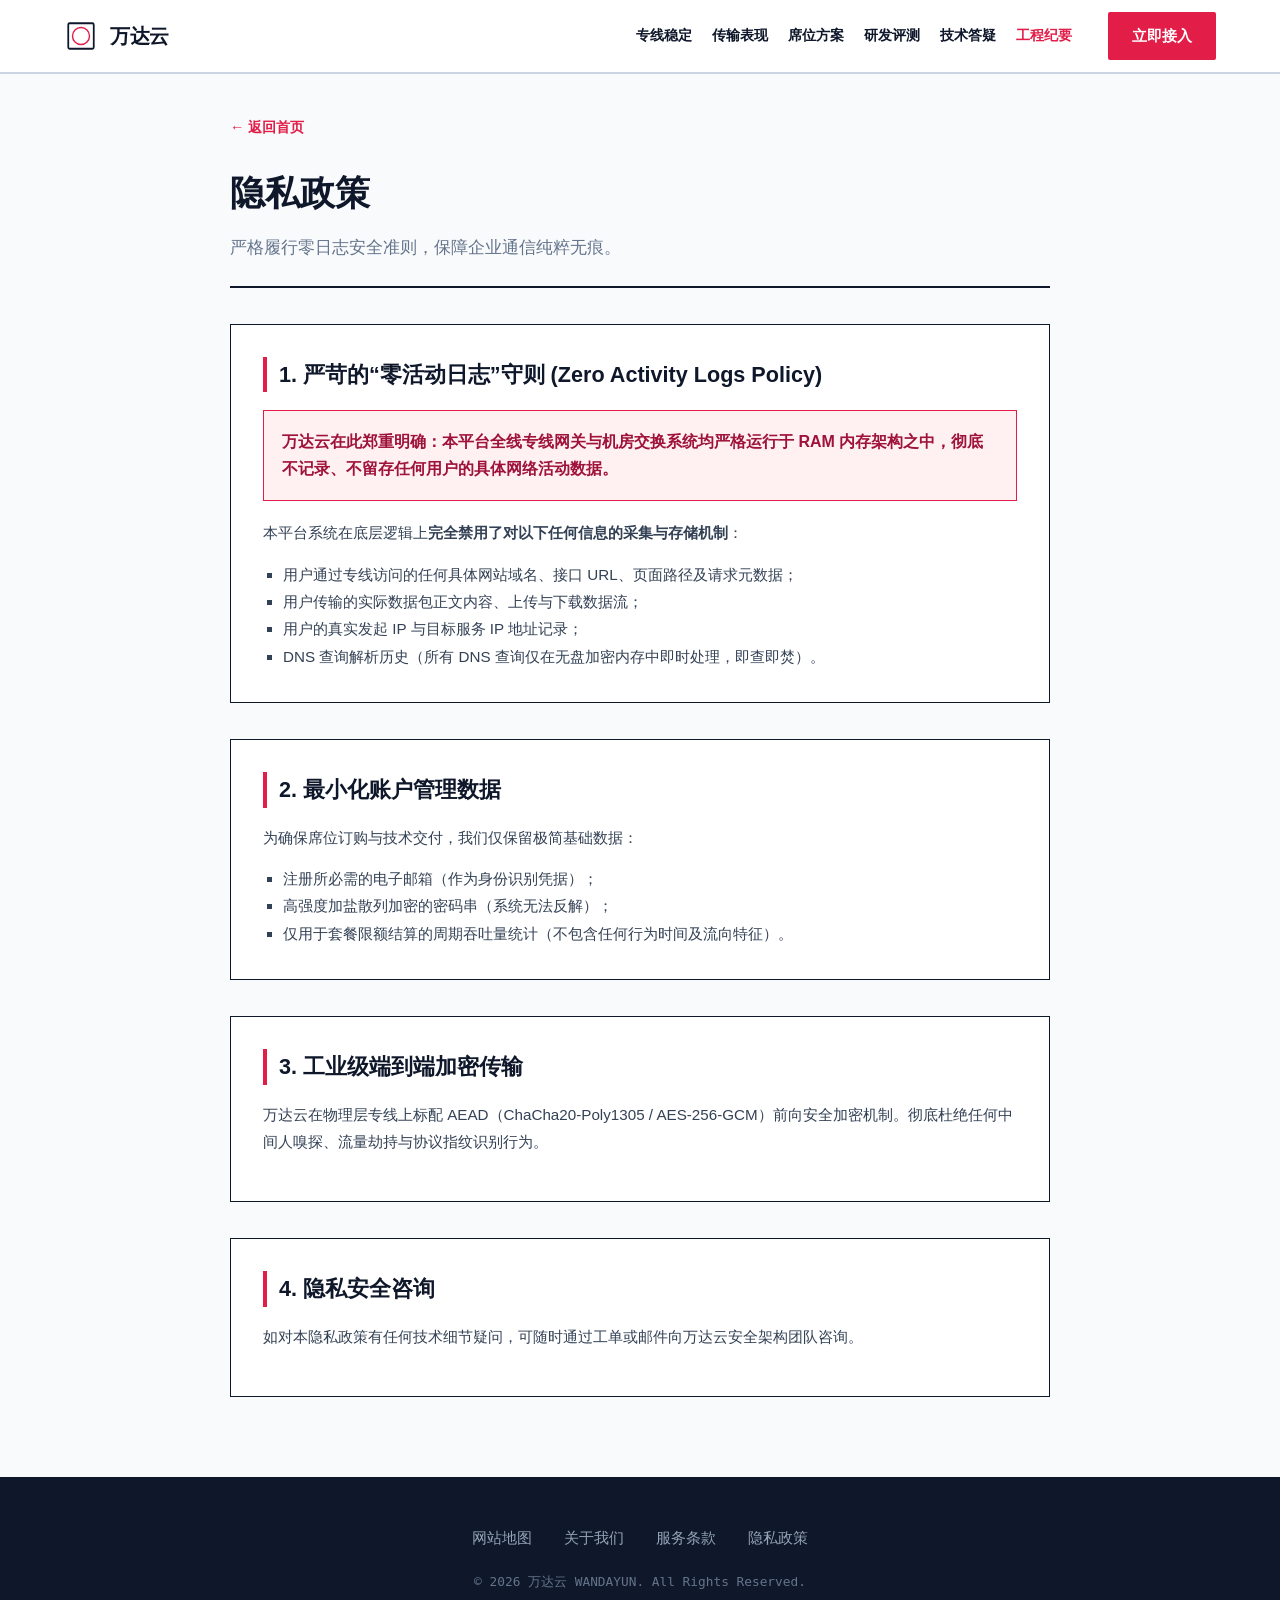
<file: privacy.html>
<!DOCTYPE html>
<html lang="zh-CN">
<head>
  <meta charset="UTF-8">
  <meta name="viewport" content="width=device-width, initial-scale=1">
  <title>隐私政策 - 万达云</title>
  <link rel="stylesheet" href="style.css">
  <style>
    .subpage-container { max-width: 860px; margin: 40px auto 80px; padding: 0 20px; }
    .subpage-header { border-bottom: 2px solid var(--swiss-ink); padding-bottom: 24px; margin-bottom: 36px; }
    .subpage-header h1 { font-size: 2.2rem; color: var(--swiss-ink); margin-bottom: 12px; font-weight: 900; }
    .subpage-header p { color: var(--swiss-muted); font-size: 1.05rem; }
    .content-section { margin-bottom: 36px; background: var(--swiss-white); border: 1.5px solid var(--swiss-border-heavy); padding: 32px; }
    .content-section h2 { font-size: 1.35rem; color: var(--swiss-ink); margin-bottom: 16px; border-left: 4px solid var(--swiss-vermilion); padding-left: 12px; font-weight: 800; }
    .content-section p { color: var(--swiss-charcoal); line-height: 1.8; margin-bottom: 14px; font-size: 0.95rem; }
    .content-section ul { list-style: square; padding-left: 20px; color: var(--swiss-charcoal); line-height: 1.8; font-size: 0.95rem; }
    .swiss-alert-banner { background: var(--swiss-vermilion-soft); border: 1.5px solid var(--swiss-vermilion); padding: 18px; margin: 18px 0; color: #9f1239; font-weight: 600; }
    .back-home { display: inline-flex; align-items: center; gap: 6px; color: var(--swiss-vermilion); text-decoration: none; margin-bottom: 24px; font-weight: 700; font-size: 0.9rem; }
  </style>

<meta name="description" content="万达云在物理层专线上标配 AEAD（ChaCha20-Poly1305 / AES-256-GCM）前向安全加密机制。彻底杜绝任何中间人嗅探、流量劫持与协议指纹识别行为。">
<meta property="og:url" content="https://wandayun.work/privacy.html">
<meta property="og:title" content="隐私政策 - 万达云">
<meta property="og:description" content="万达云在物理层专线上标配 AEAD（ChaCha20-Poly1305 / AES-256-GCM）前向安全加密机制。彻底杜绝任何中间人嗅探、流量劫持与协议指纹识别行为。">
<meta property="og:site_name" content="万达云">
<meta property="og:type" content="article">
<meta name="twitter:title" content="隐私政策 - 万达云">
<meta name="twitter:description" content="万达云在物理层专线上标配 AEAD（ChaCha20-Poly1305 / AES-256-GCM）前向安全加密机制。彻底杜绝任何中间人嗅探、流量劫持与协议指纹识别行为。">
<link rel="canonical" href="https://wandayun.work/privacy.html">
<script id="landing-maintenance-schema" type="application/ld+json">{"@context": "https://schema.org", "@type": "BreadcrumbList", "itemListElement": [{"@type": "ListItem", "position": 1, "name": "万达云机场", "item": "https://wandayun.work/"}, {"@type": "ListItem", "position": 2, "name": "隐私政策 - 万达云", "item": "https://wandayun.work/privacy.html"}]}</script>
</head>
<body>

  <header class="swiss-grid-nav">
    <div class="swiss-nav-wrap">
      <a href="index.html" class="swiss-logo-link">
        <svg width="34" height="34" viewBox="0 0 48 48" fill="none">
          <rect x="6" y="6" width="36" height="36" rx="2" stroke="#0f172a" stroke-width="2.5" fill="#ffffff"/>
          <circle cx="24" cy="24" r="12" stroke="#e11d48" stroke-width="2"/>
        </svg>
        <span class="swiss-brand-title">万达云</span>
      </a>
      <nav class="swiss-nav-menu" aria-label="全站导航">
        <a href="index.html#features" class="swiss-nav-link">专线稳定</a>
        <a href="index.html#capabilities" class="swiss-nav-link">传输表现</a>
        <a href="index.html#pricing" class="swiss-nav-link">席位方案</a>
        <a href="index.html#reviews" class="swiss-nav-link">研发评测</a>
        <a href="index.html#faq" class="swiss-nav-link">技术答疑</a>
        <a href="tech-record.html" class="swiss-nav-link swiss-nav-special">工程纪要</a>
      </nav>
      <div class="swiss-nav-actions">
        <a href="https://ww012.twilightaff.com/#/?code=A56DH1Af" target="_blank" class="swiss-btn swiss-btn-vermilion" rel="nofollow noopener sponsored">立即接入</a>
      </div>
    </div>
  </header>

  <main class="subpage-container">
    <a href="index.html" class="back-home">&larr; 返回首页</a>

    <div class="subpage-header">
      <h1>隐私政策</h1>
      <p>严格履行零日志安全准则，保障企业通信纯粹无痕。</p>
    </div>

    <!-- 零日志承诺 (重点明确声明) -->
    <section class="content-section">
      <h2>1. 严苛的“零活动日志”守则 (Zero Activity Logs Policy)</h2>
      <div class="swiss-alert-banner">
        万达云在此郑重明确：本平台全线专线网关与机房交换系统均严格运行于 RAM 内存架构之中，彻底不记录、不留存任何用户的具体网络活动数据。
      </div>
      <p>本平台系统在底层逻辑上<strong>完全禁用了对以下任何信息的采集与存储机制</strong>：</p>
      <ul>
        <li>用户通过专线访问的任何具体网站域名、接口 URL、页面路径及请求元数据；</li>
        <li>用户传输的实际数据包正文内容、上传与下载数据流；</li>
        <li>用户的真实发起 IP 与目标服务 IP 地址记录；</li>
        <li>DNS 查询解析历史（所有 DNS 查询仅在无盘加密内存中即时处理，即查即焚）。</li>
      </ul>
    </section>

    <!-- 最小化账户数据 -->
    <section class="content-section">
      <h2>2. 最小化账户管理数据</h2>
      <p>为确保席位订购与技术交付，我们仅保留极简基础数据：</p>
      <ul>
        <li>注册所必需的电子邮箱（作为身份识别凭据）；</li>
        <li>高强度加盐散列加密的密码串（系统无法反解）；</li>
        <li>仅用于套餐限额结算的周期吞吐量统计（不包含任何行为时间及流向特征）。</li>
      </ul>
    </section>

    <!-- 传输加密标准 -->
    <section class="content-section">
      <h2>3. 工业级端到端加密传输</h2>
      <p>万达云在物理层专线上标配 AEAD（ChaCha20-Poly1305 / AES-256-GCM）前向安全加密机制。彻底杜绝任何中间人嗅探、流量劫持与协议指纹识别行为。</p>
    </section>

    <!-- 政策咨询 -->
    <section class="content-section">
      <h2>4. 隐私安全咨询</h2>
      <p>如对本隐私政策有任何技术细节疑问，可随时通过工单或邮件向万达云安全架构团队咨询。</p>
    </section>
  </main>

  <footer class="swiss-minimal-footer">
    <div class="swiss-container">
      <nav class="swiss-footer-links-row">
        <a href="sitemap.html">网站地图</a>
        <a href="about.html">关于我们</a>
        <a href="terms.html">服务条款</a>
        <a href="privacy.html">隐私政策</a>
      </nav>
      <div class="swiss-legal-copy">&copy; 2026 万达云 WANDAYUN. All Rights Reserved.</div>
    </div>
  </footer>

</body>
</html>
</file>
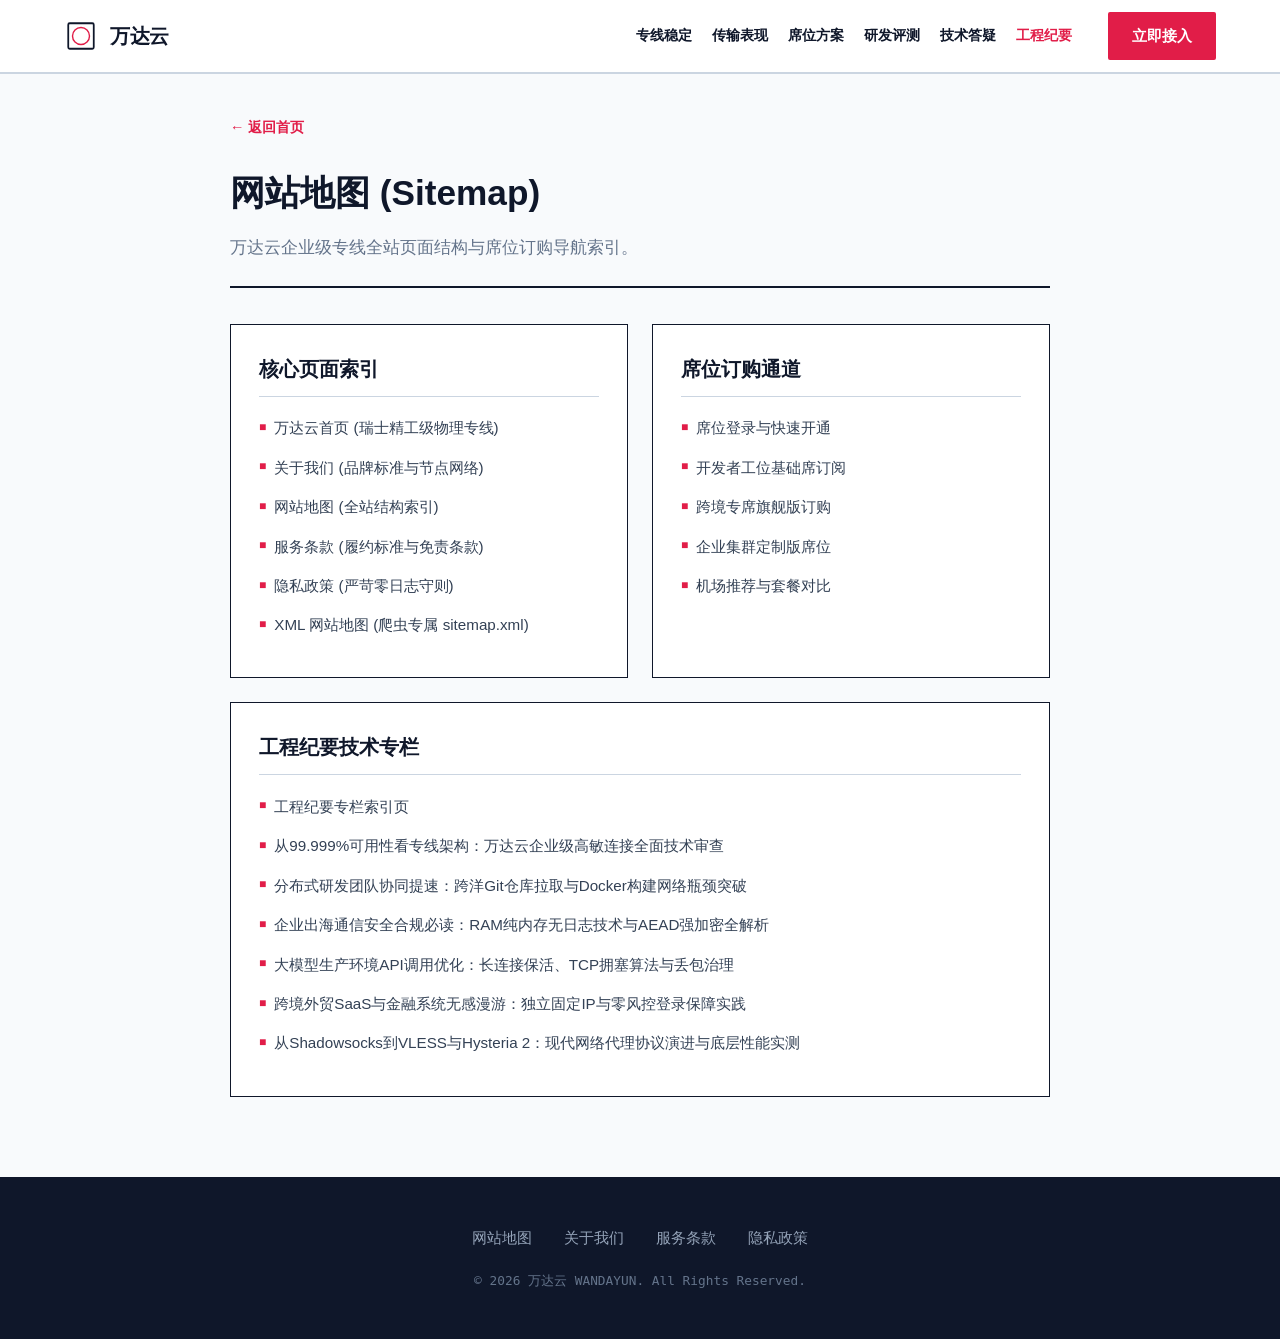
<file: sitemap.html>
<!DOCTYPE html>

<html lang="zh-CN">
<head>
<meta charset="utf-8"/>
<meta content="width=device-width, initial-scale=1" name="viewport"/>
<title>网站地图 - 万达云</title>
<link href="style.css" rel="stylesheet"/>
<style>
    .subpage-container { max-width: 860px; margin: 40px auto 80px; padding: 0 20px; }
    .subpage-header { border-bottom: 2px solid var(--swiss-ink); padding-bottom: 24px; margin-bottom: 36px; }
    .subpage-header h1 { font-size: 2.2rem; color: var(--swiss-ink); margin-bottom: 12px; font-weight: 900; }
    .subpage-header p { color: var(--swiss-muted); font-size: 1.05rem; }
    .sitemap-grid { display: grid; grid-template-columns: repeat(2, 1fr); gap: 24px; }
    .sitemap-cell { background: var(--swiss-white); border: 1.5px solid var(--swiss-border-heavy); padding: 28px; }
    .sitemap-cell h2 { font-size: 1.25rem; color: var(--swiss-ink); margin-bottom: 16px; border-bottom: 1px solid var(--swiss-border); padding-bottom: 10px; font-weight: 800; }
    .sitemap-list { list-style: none; }
    .sitemap-list li { margin-bottom: 12px; }
    .sitemap-list a { color: var(--swiss-charcoal); text-decoration: none; font-size: 0.95rem; display: inline-flex; align-items: center; gap: 8px; transition: color 0.15s; }
    .sitemap-list a:hover { color: var(--swiss-vermilion); }
    .sitemap-list a::before { content: "■"; color: var(--swiss-vermilion); font-size: 0.75rem; }
    .back-home { display: inline-flex; align-items: center; gap: 6px; color: var(--swiss-vermilion); text-decoration: none; margin-bottom: 24px; font-weight: 700; font-size: 0.9rem; }
    @media (max-width: 640px) { .sitemap-grid { grid-template-columns: 1fr; } }
  </style>
<meta content="万达云的网站地图 - 万达云，帮助读者了解本页信息、使用范围及相关页面。" name="description"/>
<meta content="https://wandayun.work/sitemap.html" property="og:url"/>
<meta content="网站地图 - 万达云" property="og:title"/>
<meta content="万达云的网站地图 - 万达云，帮助读者了解本页信息、使用范围及相关页面。" property="og:description"/>
<meta content="万达云" property="og:site_name"/>
<meta content="article" property="og:type"/>
<meta content="网站地图 - 万达云" name="twitter:title"/>
<meta content="万达云的网站地图 - 万达云，帮助读者了解本页信息、使用范围及相关页面。" name="twitter:description"/>
<link href="https://wandayun.work/sitemap.html" rel="canonical"/>
<script id="landing-maintenance-schema" type="application/ld+json">{"@context": "https://schema.org", "@type": "BreadcrumbList", "itemListElement": [{"@type": "ListItem", "position": 1, "name": "万达云机场", "item": "https://wandayun.work/"}, {"@type": "ListItem", "position": 2, "name": "网站地图 - 万达云", "item": "https://wandayun.work/sitemap.html"}]}</script>
</head>
<body>
<header class="swiss-grid-nav">
<div class="swiss-nav-wrap">
<a class="swiss-logo-link" href="index.html">
<svg fill="none" height="34" viewbox="0 0 48 48" width="34">
<rect fill="#ffffff" height="36" rx="2" stroke="#0f172a" stroke-width="2.5" width="36" x="6" y="6"></rect>
<circle cx="24" cy="24" r="12" stroke="#e11d48" stroke-width="2"></circle>
</svg>
<span class="swiss-brand-title">万达云</span>
</a>
<nav aria-label="全站导航" class="swiss-nav-menu">
<a class="swiss-nav-link" href="index.html#features">专线稳定</a>
<a class="swiss-nav-link" href="index.html#capabilities">传输表现</a>
<a class="swiss-nav-link" href="index.html#pricing">席位方案</a>
<a class="swiss-nav-link" href="index.html#reviews">研发评测</a>
<a class="swiss-nav-link" href="index.html#faq">技术答疑</a>
<a class="swiss-nav-link swiss-nav-special" href="tech-record.html">工程纪要</a>
</nav>
<div class="swiss-nav-actions">
<a class="swiss-btn swiss-btn-vermilion" href="https://ww012.twilightaff.com/#/?code=A56DH1Af" rel="nofollow noopener sponsored" target="_blank">立即接入</a>
</div>
</div>
</header>
<main class="subpage-container">
<a class="back-home" href="index.html">← 返回首页</a>
<div class="subpage-header">
<h1>网站地图 (Sitemap)</h1>
<p>万达云企业级专线全站页面结构与席位订购导航索引。</p>
</div>
<div class="sitemap-grid">
<section class="sitemap-cell">
<h2>核心页面索引</h2>
<ul class="sitemap-list">
<li><a href="index.html">万达云首页 (瑞士精工级物理专线)</a></li>
<li><a href="about.html">关于我们 (品牌标准与节点网络)</a></li>
<li><a href="sitemap.html">网站地图 (全站结构索引)</a></li>
<li><a href="terms.html">服务条款 (履约标准与免责条款)</a></li>
<li><a href="privacy.html">隐私政策 (严苛零日志守则)</a></li>
<li><a href="sitemap.xml">XML 网站地图 (爬虫专属 sitemap.xml)</a></li>
</ul>
</section>
<section class="sitemap-cell">
<h2>席位订购通道</h2>
<ul class="sitemap-list">
<li><a href="https://ww012.twilightaff.com/#/?code=A56DH1Af" rel="nofollow noopener sponsored" target="_blank">席位登录与快速开通</a></li>
<li><a href="https://ww012.twilightaff.com/#/?code=A56DH1Af" rel="nofollow noopener sponsored" target="_blank">开发者工位基础席订阅</a></li>
<li><a href="https://ww012.twilightaff.com/#/?code=A56DH1Af" rel="nofollow noopener sponsored" target="_blank">跨境专席旗舰版订购</a></li>
<li><a href="https://ww012.twilightaff.com/#/?code=A56DH1Af" rel="nofollow noopener sponsored" target="_blank">企业集群定制版席位</a></li>
<li><a href="https://jichangtuijan.top/" rel="sponsored nofollow noopener" target="_blank">机场推荐与套餐对比</a></li>
</ul>
</section>
<section class="sitemap-cell" style="grid-column: 1 / -1;">
<h2>工程纪要技术专栏</h2>
<ul class="sitemap-list">
<li><a href="tech-record.html">工程纪要专栏索引页</a></li>
<li><a href="wandayun-enterprise-sla-benchmark-analysis.html">从99.999%可用性看专线架构：万达云企业级高敏连接全面技术审查</a></li>
<li><a href="distributed-remote-engineering-latency-audit.html">分布式研发团队协同提速：跨洋Git仓库拉取与Docker构建网络瓶颈突破</a></li>
<li><a href="enterprise-cross-border-data-privacy-compliance.html">企业出海通信安全合规必读：RAM纯内存无日志技术与AEAD强加密全解析</a></li>
<li><a href="llm-api-high-concurrency-token-optimization.html">大模型生产环境API调用优化：长连接保活、TCP拥塞算法与丢包治理</a></li>
<li><a href="cross-border-fintech-saas-stability-guide.html">跨境外贸SaaS与金融系统无感漫游：独立固定IP与零风控登录保障实践</a></li>
<li><a href="network-protocol-evolution-vless-hysteria-review.html">从Shadowsocks到VLESS与Hysteria 2：现代网络代理协议演进与底层性能实测</a></li>
</ul>
</section>
</div>
</main>
<footer class="swiss-minimal-footer">
<div class="swiss-container">
<nav class="swiss-footer-links-row">
<a href="sitemap.html">网站地图</a>
<a href="about.html">关于我们</a>
<a href="terms.html">服务条款</a>
<a href="privacy.html">隐私政策</a>
</nav>
<div class="swiss-legal-copy">© 2026 万达云 WANDAYUN. All Rights Reserved.</div>
</div>
</footer>
</body>
</html>
</file>
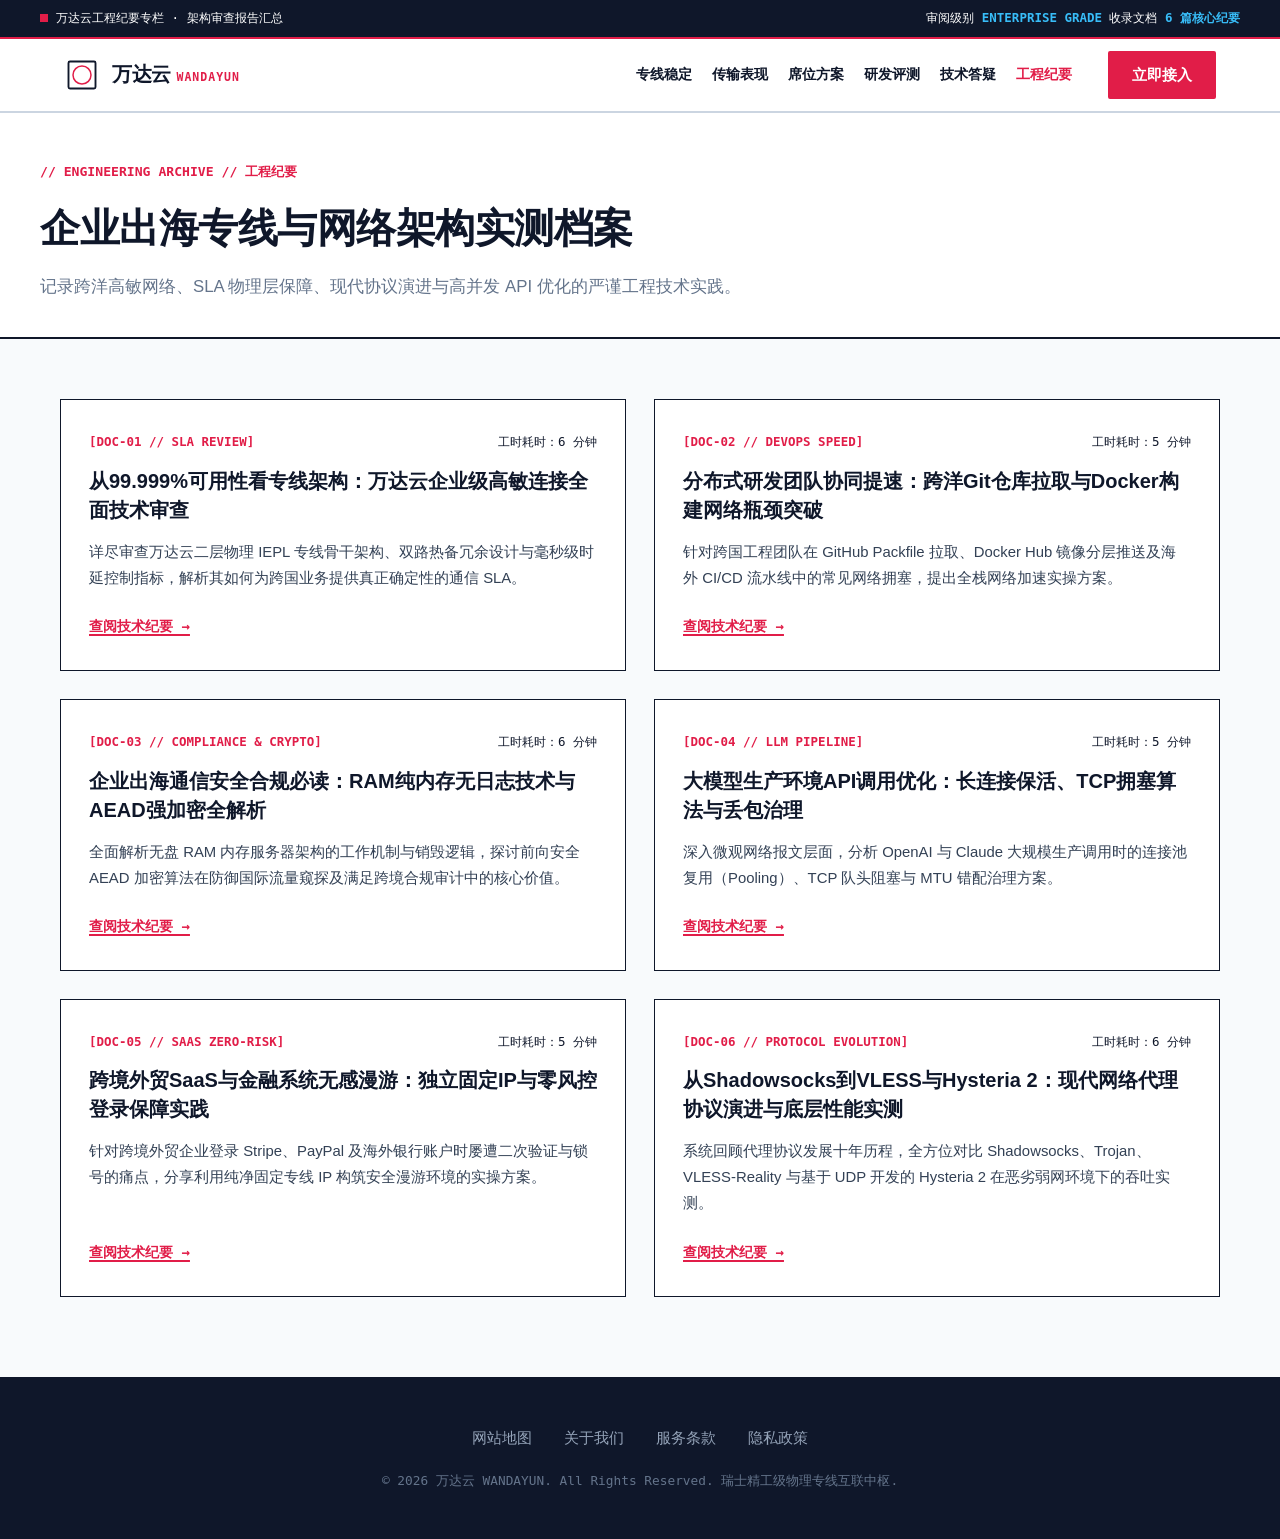
<file: tech-record.html>
<!DOCTYPE html>
<html lang="zh-CN">
<head>
  <meta charset="UTF-8">
  <meta name="viewport" content="width=device-width, initial-scale=1">
  <title>工程纪要 - 万达云高敏专线架构与企业级网络实测</title>
  <meta name="description" content="万达云工程纪要专栏：以瑞士精工标准收录跨国分布式协同、99.999% SLA可用性审查、大模型高并发API长连接调优及现代加密通信协议实测。">
  <link rel="canonical" href="https://wandayun.work/tech-record.html">
  <link rel="stylesheet" href="style.css">
  <style>
    .record-header-strip { padding: 48px 20px 36px; border-bottom: 2px solid var(--swiss-ink); background: var(--swiss-white); }
    .record-header-inner { max-width: 1200px; margin: 0 auto; }
    .record-index-code { font-family: var(--swiss-mono); color: var(--swiss-vermilion); font-size: 0.82rem; font-weight: 700; margin-bottom: 12px; }
    .record-header-strip h1 { font-size: clamp(2rem, 4vw, 2.5rem); font-weight: 900; letter-spacing: -0.5px; margin-bottom: 12px; }
    .record-header-strip p { color: var(--swiss-muted); font-size: 1.05rem; max-width: 720px; line-height: 1.7; }
    .record-feed-wrap { padding: 60px 20px 80px; max-width: 1200px; margin: 0 auto; }
    .record-list-grid { display: grid; grid-template-columns: repeat(2, 1fr); gap: 28px; }
    .record-item-cell { background: var(--swiss-white); border: 1.5px solid var(--swiss-border-heavy); padding: 32px 28px; display: flex; flex-direction: column; transition: transform 0.15s, border-color 0.15s; }
    .record-item-cell:hover { transform: translateY(-3px); border-color: var(--swiss-vermilion); }
    .cell-top-meta { display: flex; justify-content: space-between; font-family: var(--swiss-mono); font-size: 0.78rem; margin-bottom: 14px; }
    .cell-num { color: var(--swiss-vermilion); font-weight: 800; }
    .cell-title { font-size: 1.25rem; font-weight: 900; line-height: 1.45; margin-bottom: 14px; }
    .cell-title a { color: var(--swiss-ink); text-decoration: none; transition: color 0.15s; }
    .cell-title a:hover { color: var(--swiss-vermilion); }
    .cell-summary { font-size: 0.93rem; color: var(--swiss-charcoal); line-height: 1.75; margin-bottom: 24px; flex-grow: 1; }
    .cell-action-link { font-family: var(--swiss-mono); font-size: 0.88rem; font-weight: 700; color: var(--swiss-vermilion); text-decoration: none; display: inline-flex; align-items: center; gap: 6px; }
    .cell-action-link:hover { text-decoration: underline; }
    @media (max-width: 768px) { .record-list-grid { grid-template-columns: 1fr; } }
  </style>

<meta property="og:url" content="https://wandayun.work/tech-record.html">
<meta property="og:title" content="工程纪要 - 万达云高敏专线架构与企业级网络实测">
<meta property="og:description" content="万达云工程纪要专栏：以瑞士精工标准收录跨国分布式协同、99.999% SLA可用性审查、大模型高并发API长连接调优及现代加密通信协议实测。">
<meta property="og:site_name" content="万达云">
<meta property="og:type" content="article">
<meta name="twitter:title" content="工程纪要 - 万达云高敏专线架构与企业级网络实测">
<meta name="twitter:description" content="万达云工程纪要专栏：以瑞士精工标准收录跨国分布式协同、99.999% SLA可用性审查、大模型高并发API长连接调优及现代加密通信协议实测。">
<script id="landing-maintenance-schema" type="application/ld+json">{"@context": "https://schema.org", "@type": "BreadcrumbList", "itemListElement": [{"@type": "ListItem", "position": 1, "name": "万达云机场", "item": "https://wandayun.work/"}, {"@type": "ListItem", "position": 2, "name": "工程纪要 - 万达云高敏专线架构与企业级网络实测", "item": "https://wandayun.work/tech-record.html"}]}</script>
</head>
<body>

  <!-- 顶部状态标尺 -->
  <aside class="swiss-chronometer-bar" aria-label="工程专栏运行标准">
    <div class="chronometer-inner">
      <div class="chronometer-status">
        <span>万达云工程纪要专栏 · 架构审查报告汇总</span>
      </div>
      <div class="chronometer-specs">
        <span>审阅级别 <b>ENTERPRISE GRADE</b></span>
        <span>收录文档 <b>6 篇核心纪要</b></span>
      </div>
    </div>
  </aside>

  <!-- 瑞士现代网格导航 -->
  <header class="swiss-grid-nav">
    <div class="swiss-nav-wrap">
      <a href="index.html" class="swiss-logo-link" aria-label="万达云首页">
        <svg width="36" height="36" viewBox="0 0 48 48" fill="none">
          <rect x="6" y="6" width="36" height="36" rx="2" stroke="#0f172a" stroke-width="2.5" fill="#ffffff"/>
          <circle cx="24" cy="24" r="12" stroke="#e11d48" stroke-width="2"/>
        </svg>
        <span class="swiss-brand-title">万达云 <span>WANDAYUN</span></span>
      </a>
      <nav class="swiss-nav-menu" aria-label="全站导航">
        <a href="index.html#features" class="swiss-nav-link">专线稳定</a>
        <a href="index.html#capabilities" class="swiss-nav-link">传输表现</a>
        <a href="index.html#pricing" class="swiss-nav-link">席位方案</a>
        <a href="index.html#reviews" class="swiss-nav-link">研发评测</a>
        <a href="index.html#faq" class="swiss-nav-link">技术答疑</a>
        <a href="tech-record.html" class="swiss-nav-link swiss-nav-special">工程纪要</a>
      </nav>
      <div class="swiss-nav-actions">
        <a href="https://ww012.twilightaff.com/#/?code=A56DH1Af" target="_blank" class="swiss-btn swiss-btn-vermilion" rel="nofollow noopener sponsored">立即接入</a>
      </div>
    </div>
  </header>

  <!-- 顶部标题 -->
  <section class="record-header-strip">
    <div class="record-header-inner">
      <div class="record-index-code">// ENGINEERING ARCHIVE // 工程纪要</div>
      <h1>企业出海专线与网络架构实测档案</h1>
      <p>记录跨洋高敏网络、SLA 物理层保障、现代协议演进与高并发 API 优化的严谨工程技术实践。</p>
    </div>
  </section>

  <!-- 6 篇文章卡片 -->
  <main class="record-feed-wrap">
    <div class="record-list-grid">
      <!-- 1 -->
      <article class="record-item-cell">
        <div class="cell-top-meta">
          <span class="cell-num">[DOC-01 // SLA REVIEW]</span>
          <span>工时耗时：6 分钟</span>
        </div>
        <h2 class="cell-title">
          <a href="wandayun-enterprise-sla-benchmark-analysis.html">从99.999%可用性看专线架构：万达云企业级高敏连接全面技术审查</a>
        </h2>
        <p class="cell-summary">
          详尽审查万达云二层物理 IEPL 专线骨干架构、双路热备冗余设计与毫秒级时延控制指标，解析其如何为跨国业务提供真正确定性的通信 SLA。
        </p>
        <a href="wandayun-enterprise-sla-benchmark-analysis.html" class="cell-action-link">查阅技术纪要 &rarr;</a>
      </article>

      <!-- 2 -->
      <article class="record-item-cell">
        <div class="cell-top-meta">
          <span class="cell-num">[DOC-02 // DEVOPS SPEED]</span>
          <span>工时耗时：5 分钟</span>
        </div>
        <h2 class="cell-title">
          <a href="distributed-remote-engineering-latency-audit.html">分布式研发团队协同提速：跨洋Git仓库拉取与Docker构建网络瓶颈突破</a>
        </h2>
        <p class="cell-summary">
          针对跨国工程团队在 GitHub Packfile 拉取、Docker Hub 镜像分层推送及海外 CI/CD 流水线中的常见网络拥塞，提出全栈网络加速实操方案。
        </p>
        <a href="distributed-remote-engineering-latency-audit.html" class="cell-action-link">查阅技术纪要 &rarr;</a>
      </article>

      <!-- 3 -->
      <article class="record-item-cell">
        <div class="cell-top-meta">
          <span class="cell-num">[DOC-03 // COMPLIANCE &amp; CRYPTO]</span>
          <span>工时耗时：6 分钟</span>
        </div>
        <h2 class="cell-title">
          <a href="enterprise-cross-border-data-privacy-compliance.html">企业出海通信安全合规必读：RAM纯内存无日志技术与AEAD强加密全解析</a>
        </h2>
        <p class="cell-summary">
          全面解析无盘 RAM 内存服务器架构的工作机制与销毁逻辑，探讨前向安全 AEAD 加密算法在防御国际流量窥探及满足跨境合规审计中的核心价值。
        </p>
        <a href="enterprise-cross-border-data-privacy-compliance.html" class="cell-action-link">查阅技术纪要 &rarr;</a>
      </article>

      <!-- 4 -->
      <article class="record-item-cell">
        <div class="cell-top-meta">
          <span class="cell-num">[DOC-04 // LLM PIPELINE]</span>
          <span>工时耗时：5 分钟</span>
        </div>
        <h2 class="cell-title">
          <a href="llm-api-high-concurrency-token-optimization.html">大模型生产环境API调用优化：长连接保活、TCP拥塞算法与丢包治理</a>
        </h2>
        <p class="cell-summary">
          深入微观网络报文层面，分析 OpenAI 与 Claude 大规模生产调用时的连接池复用（Pooling）、TCP 队头阻塞与 MTU 错配治理方案。
        </p>
        <a href="llm-api-high-concurrency-token-optimization.html" class="cell-action-link">查阅技术纪要 &rarr;</a>
      </article>

      <!-- 5 -->
      <article class="record-item-cell">
        <div class="cell-top-meta">
          <span class="cell-num">[DOC-05 // SAAS ZERO-RISK]</span>
          <span>工时耗时：5 分钟</span>
        </div>
        <h2 class="cell-title">
          <a href="cross-border-fintech-saas-stability-guide.html">跨境外贸SaaS与金融系统无感漫游：独立固定IP与零风控登录保障实践</a>
        </h2>
        <p class="cell-summary">
          针对跨境外贸企业登录 Stripe、PayPal 及海外银行账户时屡遭二次验证与锁号的痛点，分享利用纯净固定专线 IP 构筑安全漫游环境的实操方案。
        </p>
        <a href="cross-border-fintech-saas-stability-guide.html" class="cell-action-link">查阅技术纪要 &rarr;</a>
      </article>

      <!-- 6 -->
      <article class="record-item-cell">
        <div class="cell-top-meta">
          <span class="cell-num">[DOC-06 // PROTOCOL EVOLUTION]</span>
          <span>工时耗时：6 分钟</span>
        </div>
        <h2 class="cell-title">
          <a href="network-protocol-evolution-vless-hysteria-review.html">从Shadowsocks到VLESS与Hysteria 2：现代网络代理协议演进与底层性能实测</a>
        </h2>
        <p class="cell-summary">
          系统回顾代理协议发展十年历程，全方位对比 Shadowsocks、Trojan、VLESS-Reality 与基于 UDP 开发的 Hysteria 2 在恶劣弱网环境下的吞吐实测。
        </p>
        <a href="network-protocol-evolution-vless-hysteria-review.html" class="cell-action-link">查阅技术纪要 &rarr;</a>
      </article>
    </div>
  </main>

  <!-- 规范页脚 (严格只展示四个页面标题，单页独立呈现) -->
  <footer class="swiss-minimal-footer">
    <div class="swiss-container">
      <nav class="swiss-footer-links-row" aria-label="法律声明与站点导航">
        <a href="sitemap.html">网站地图</a>
        <a href="about.html">关于我们</a>
        <a href="terms.html">服务条款</a>
        <a href="privacy.html">隐私政策</a>
      </nav>
      <div class="swiss-legal-copy">
        &copy; 2026 万达云 WANDAYUN. All Rights Reserved. 瑞士精工级物理专线互联中枢.
      </div>
    </div>
  </footer>

</body>
</html>
</file>
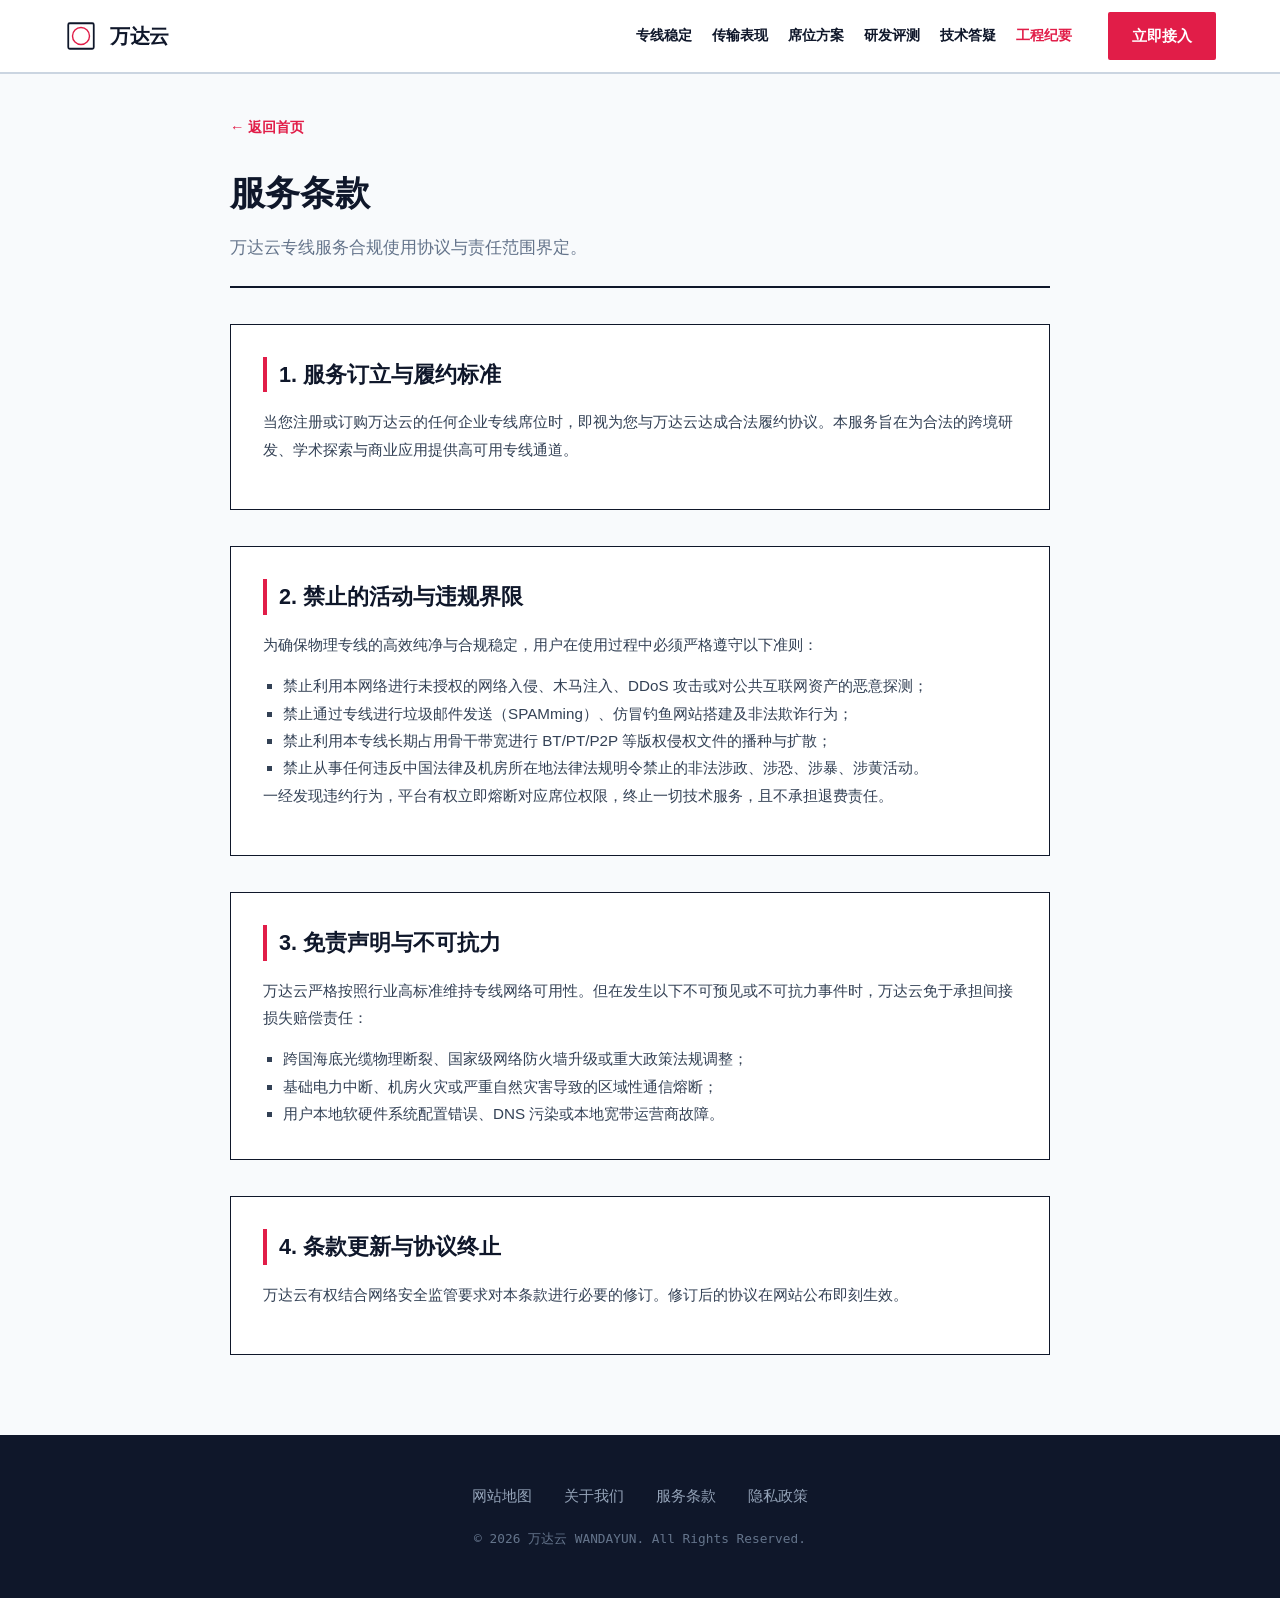
<file: terms.html>
<!DOCTYPE html>
<html lang="zh-CN">
<head>
  <meta charset="UTF-8">
  <meta name="viewport" content="width=device-width, initial-scale=1">
  <title>服务条款 - 万达云</title>
  <link rel="stylesheet" href="style.css">
  <style>
    .subpage-container { max-width: 860px; margin: 40px auto 80px; padding: 0 20px; }
    .subpage-header { border-bottom: 2px solid var(--swiss-ink); padding-bottom: 24px; margin-bottom: 36px; }
    .subpage-header h1 { font-size: 2.2rem; color: var(--swiss-ink); margin-bottom: 12px; font-weight: 900; }
    .subpage-header p { color: var(--swiss-muted); font-size: 1.05rem; }
    .content-section { margin-bottom: 36px; background: var(--swiss-white); border: 1.5px solid var(--swiss-border-heavy); padding: 32px; }
    .content-section h2 { font-size: 1.35rem; color: var(--swiss-ink); margin-bottom: 16px; border-left: 4px solid var(--swiss-vermilion); padding-left: 12px; font-weight: 800; }
    .content-section p { color: var(--swiss-charcoal); line-height: 1.8; margin-bottom: 14px; font-size: 0.95rem; }
    .content-section ul { list-style: square; padding-left: 20px; color: var(--swiss-charcoal); line-height: 1.8; font-size: 0.95rem; }
    .back-home { display: inline-flex; align-items: center; gap: 6px; color: var(--swiss-vermilion); text-decoration: none; margin-bottom: 24px; font-weight: 700; font-size: 0.9rem; }
  </style>

<meta name="description" content="当您注册或订购万达云的任何企业专线席位时，即视为您与万达云达成合法履约协议。本服务旨在为合法的跨境研发、学术探索与商业应用提供高可用专线通道。">
<meta property="og:url" content="https://wandayun.work/terms.html">
<meta property="og:title" content="服务条款 - 万达云">
<meta property="og:description" content="当您注册或订购万达云的任何企业专线席位时，即视为您与万达云达成合法履约协议。本服务旨在为合法的跨境研发、学术探索与商业应用提供高可用专线通道。">
<meta property="og:site_name" content="万达云">
<meta property="og:type" content="article">
<meta name="twitter:title" content="服务条款 - 万达云">
<meta name="twitter:description" content="当您注册或订购万达云的任何企业专线席位时，即视为您与万达云达成合法履约协议。本服务旨在为合法的跨境研发、学术探索与商业应用提供高可用专线通道。">
<link rel="canonical" href="https://wandayun.work/terms.html">
<script id="landing-maintenance-schema" type="application/ld+json">{"@context": "https://schema.org", "@type": "BreadcrumbList", "itemListElement": [{"@type": "ListItem", "position": 1, "name": "万达云机场", "item": "https://wandayun.work/"}, {"@type": "ListItem", "position": 2, "name": "服务条款 - 万达云", "item": "https://wandayun.work/terms.html"}]}</script>
</head>
<body>

  <header class="swiss-grid-nav">
    <div class="swiss-nav-wrap">
      <a href="index.html" class="swiss-logo-link">
        <svg width="34" height="34" viewBox="0 0 48 48" fill="none">
          <rect x="6" y="6" width="36" height="36" rx="2" stroke="#0f172a" stroke-width="2.5" fill="#ffffff"/>
          <circle cx="24" cy="24" r="12" stroke="#e11d48" stroke-width="2"/>
        </svg>
        <span class="swiss-brand-title">万达云</span>
      </a>
      <nav class="swiss-nav-menu" aria-label="全站导航">
        <a href="index.html#features" class="swiss-nav-link">专线稳定</a>
        <a href="index.html#capabilities" class="swiss-nav-link">传输表现</a>
        <a href="index.html#pricing" class="swiss-nav-link">席位方案</a>
        <a href="index.html#reviews" class="swiss-nav-link">研发评测</a>
        <a href="index.html#faq" class="swiss-nav-link">技术答疑</a>
        <a href="tech-record.html" class="swiss-nav-link swiss-nav-special">工程纪要</a>
      </nav>
      <div class="swiss-nav-actions">
        <a href="https://ww012.twilightaff.com/#/?code=A56DH1Af" target="_blank" class="swiss-btn swiss-btn-vermilion" rel="nofollow noopener sponsored">立即接入</a>
      </div>
    </div>
  </header>

  <main class="subpage-container">
    <a href="index.html" class="back-home">&larr; 返回首页</a>

    <div class="subpage-header">
      <h1>服务条款</h1>
      <p>万达云专线服务合规使用协议与责任范围界定。</p>
    </div>

    <!-- 条款准则 -->
    <section class="content-section">
      <h2>1. 服务订立与履约标准</h2>
      <p>当您注册或订购万达云的任何企业专线席位时，即视为您与万达云达成合法履约协议。本服务旨在为合法的跨境研发、学术探索与商业应用提供高可用专线通道。</p>
    </section>

    <!-- 禁止活动 -->
    <section class="content-section">
      <h2>2. 禁止的活动与违规界限</h2>
      <p>为确保物理专线的高效纯净与合规稳定，用户在使用过程中必须严格遵守以下准则：</p>
      <ul>
        <li>禁止利用本网络进行未授权的网络入侵、木马注入、DDoS 攻击或对公共互联网资产的恶意探测；</li>
        <li>禁止通过专线进行垃圾邮件发送（SPAMming）、仿冒钓鱼网站搭建及非法欺诈行为；</li>
        <li>禁止利用本专线长期占用骨干带宽进行 BT/PT/P2P 等版权侵权文件的播种与扩散；</li>
        <li>禁止从事任何违反中国法律及机房所在地法律法规明令禁止的非法涉政、涉恐、涉暴、涉黄活动。</li>
      </ul>
      <p>一经发现违约行为，平台有权立即熔断对应席位权限，终止一切技术服务，且不承担退费责任。</p>
    </section>

    <!-- 免责声明 -->
    <section class="content-section">
      <h2>3. 免责声明与不可抗力</h2>
      <p>万达云严格按照行业高标准维持专线网络可用性。但在发生以下不可预见或不可抗力事件时，万达云免于承担间接损失赔偿责任：</p>
      <ul>
        <li>跨国海底光缆物理断裂、国家级网络防火墙升级或重大政策法规调整；</li>
        <li>基础电力中断、机房火灾或严重自然灾害导致的区域性通信熔断；</li>
        <li>用户本地软硬件系统配置错误、DNS 污染或本地宽带运营商故障。</li>
      </ul>
    </section>

    <!-- 终止与修订 -->
    <section class="content-section">
      <h2>4. 条款更新与协议终止</h2>
      <p>万达云有权结合网络安全监管要求对本条款进行必要的修订。修订后的协议在网站公布即刻生效。</p>
    </section>
  </main>

  <footer class="swiss-minimal-footer">
    <div class="swiss-container">
      <nav class="swiss-footer-links-row">
        <a href="sitemap.html">网站地图</a>
        <a href="about.html">关于我们</a>
        <a href="terms.html">服务条款</a>
        <a href="privacy.html">隐私政策</a>
      </nav>
      <div class="swiss-legal-copy">&copy; 2026 万达云 WANDAYUN. All Rights Reserved.</div>
    </div>
  </footer>

</body>
</html>
</file>
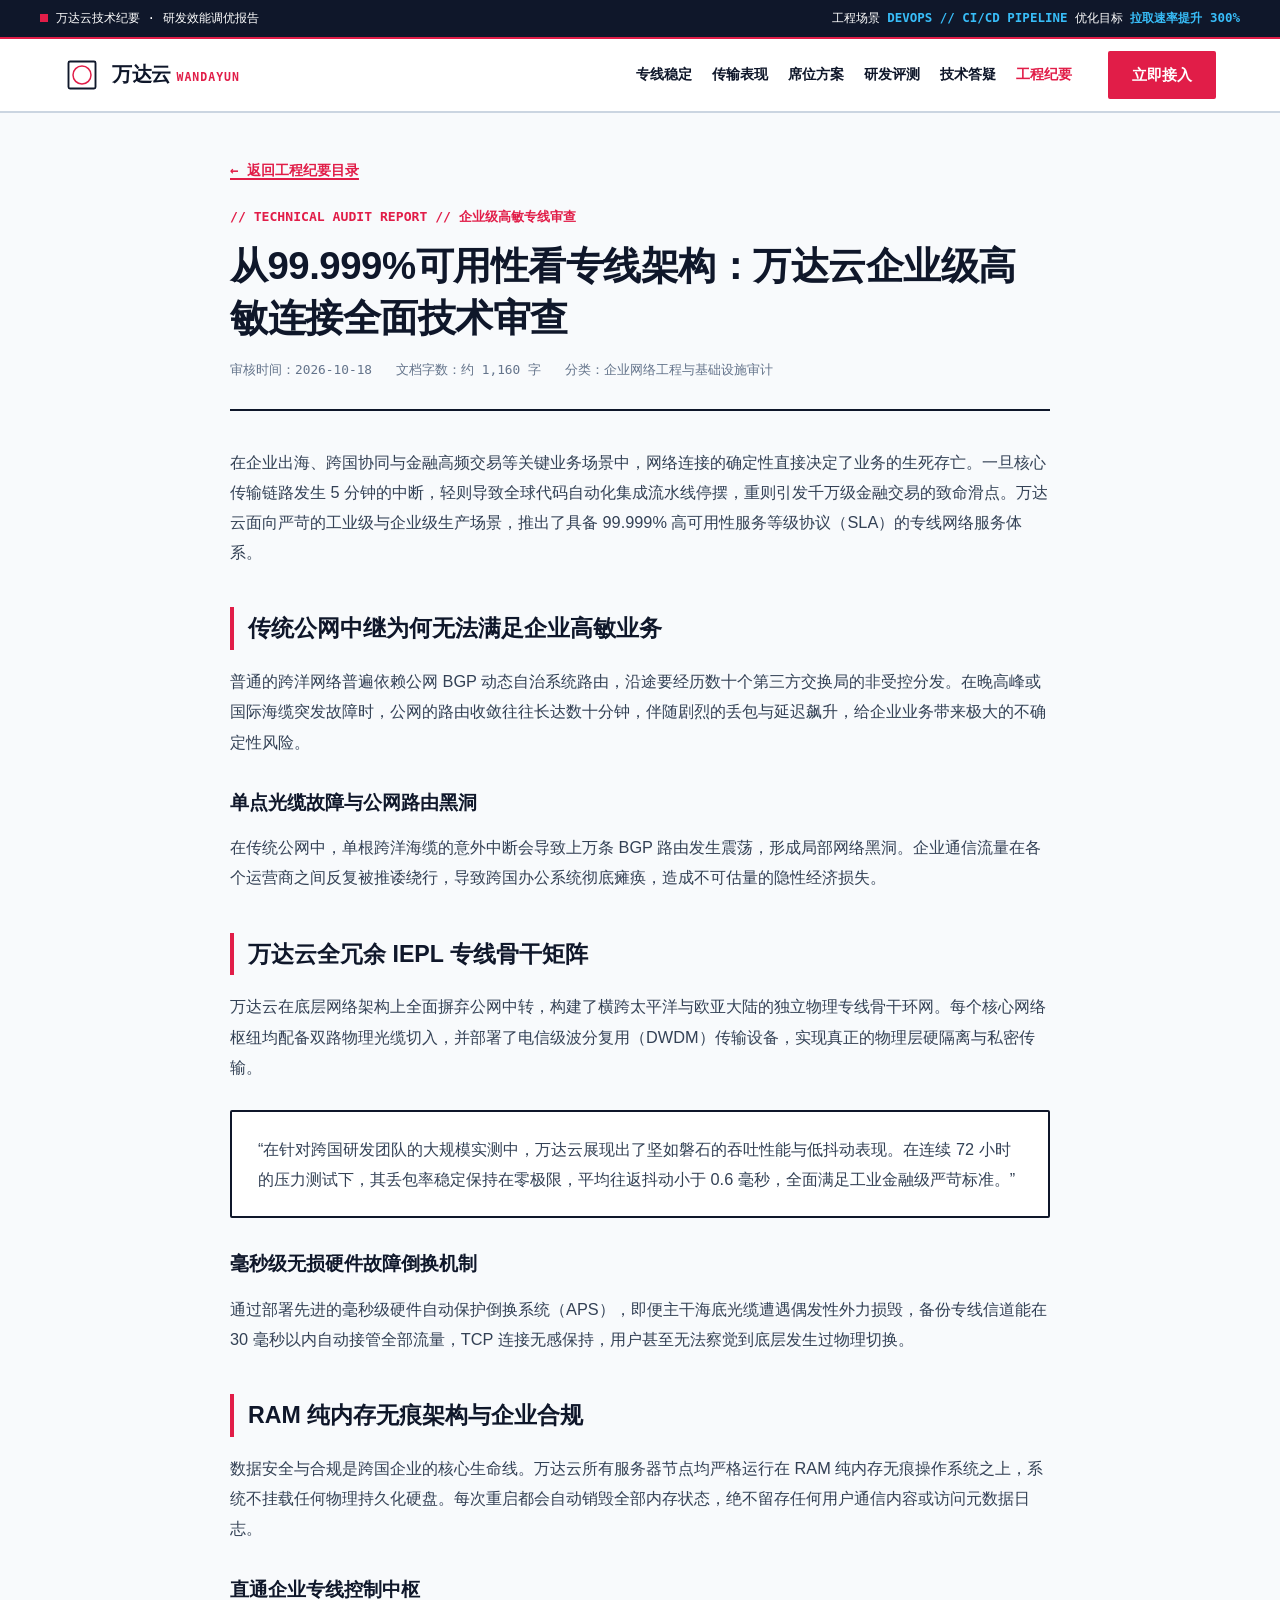
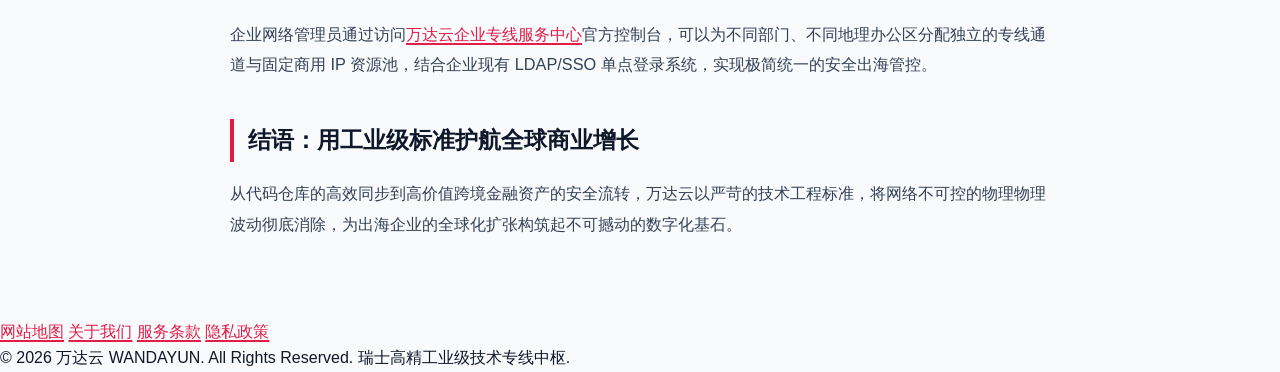
<file: wandayun-enterprise-sla-benchmark-analysis.html>
<!DOCTYPE html>
<html lang="zh-CN">
<head>
  <meta charset="UTF-8">
  <meta name="viewport" content="width=device-width, initial-scale=1">
  <title>从99.999%可用性看专线架构：万达云企业级高敏连接全面技术审查 - 工程纪要</title>
  <meta name="description" content="深入剖析万达云工业级IEPL物理专线矩阵在99.999% SLA可用性保障下的底层网络架构，详解硬件级毫秒保护倒换与RAM无痕安全机制。">
  <link rel="canonical" href="https://wandayun.work/wandayun-enterprise-sla-benchmark-analysis.html">
  <link rel="stylesheet" href="style.css">
  <style>
    .swiss-article-layout { max-width: 860px; margin: 44px auto 80px; padding: 0 20px; }
    .swiss-article-header { border-bottom: 2px solid var(--swiss-ink); padding-bottom: 28px; margin-bottom: 36px; }
    .swiss-doc-serial { font-family: var(--swiss-mono); font-size: 0.82rem; font-weight: 800; color: var(--swiss-vermilion); margin-bottom: 12px; }
    .swiss-article-header h1 { font-size: clamp(1.85rem, 3.6vw, 2.4rem); font-weight: 900; line-height: 1.35; letter-spacing: -0.5px; margin-bottom: 16px; color: var(--swiss-ink); }
    .swiss-header-meta { display: flex; gap: 24px; font-family: var(--swiss-mono); font-size: 0.8rem; color: var(--swiss-muted); }
    .swiss-article-content { font-size: 1.02rem; line-height: 1.85; color: var(--swiss-charcoal); }
    .swiss-article-content h2 { font-size: 1.45rem; color: var(--swiss-ink); margin: 40px 0 16px; border-left: 4px solid var(--swiss-vermilion); padding-left: 14px; font-weight: 900; }
    .swiss-article-content h3 { font-size: 1.2rem; color: var(--swiss-ink); margin: 28px 0 12px; font-weight: 800; }
    .swiss-article-content p { margin-bottom: 20px; }
    .swiss-article-content ul, .swiss-article-content ol { margin: 16px 0 24px 24px; }
    .swiss-article-content li { margin-bottom: 10px; }
    .swiss-audit-box { background: var(--swiss-white); border: 2px solid var(--swiss-border-heavy); padding: 22px 26px; margin: 28px 0; border-radius: 2px; }
    .back-action { display: inline-flex; align-items: center; gap: 6px; color: var(--swiss-vermilion); font-family: var(--swiss-mono); font-size: 0.88rem; font-weight: 700; margin-bottom: 24px; text-decoration: none; }
  </style>

<meta property="og:url" content="https://wandayun.work/wandayun-enterprise-sla-benchmark-analysis.html">
<meta property="og:title" content="从99.999%可用性看专线架构：万达云企业级高敏连接全面技术审查 - 工程纪要">
<meta property="og:description" content="深入剖析万达云工业级IEPL物理专线矩阵在99.999% SLA可用性保障下的底层网络架构，详解硬件级毫秒保护倒换与RAM无痕安全机制。">
<meta property="og:site_name" content="万达云">
<meta property="og:type" content="article">
<meta name="twitter:title" content="从99.999%可用性看专线架构：万达云企业级高敏连接全面技术审查 - 工程纪要">
<meta name="twitter:description" content="深入剖析万达云工业级IEPL物理专线矩阵在99.999% SLA可用性保障下的底层网络架构，详解硬件级毫秒保护倒换与RAM无痕安全机制。">
<script id="landing-maintenance-schema" type="application/ld+json">{"@context": "https://schema.org", "@type": "BreadcrumbList", "itemListElement": [{"@type": "ListItem", "position": 1, "name": "万达云机场", "item": "https://wandayun.work/"}, {"@type": "ListItem", "position": 2, "name": "从99.999%可用性看专线架构：万达云企业级高敏连接全面技术审查 - 工程纪要", "item": "https://wandayun.work/wandayun-enterprise-sla-benchmark-analysis.html"}]}</script>
</head>
<body>

  <aside class="swiss-chronometer-bar" aria-label="运行状态">
    <div class="chronometer-inner">
      <div class="chronometer-status">
        <span>万达云技术纪要 · 研发效能调优报告</span>
      </div>
      <div class="chronometer-specs">
        <span>工程场景 <b>DEVOPS // CI/CD PIPELINE</b></span>
        <span>优化目标 <b>拉取速率提升 300%</b></span>
      </div>
    </div>
  </aside>

  <header class="swiss-grid-nav">
    <div class="swiss-nav-wrap">
      <a href="index.html" class="swiss-logo-link">
        <svg width="36" height="36" viewBox="0 0 48 48" fill="none">
          <rect x="6" y="6" width="36" height="36" rx="2" stroke="#0f172a" stroke-width="2.5" fill="#ffffff"/>
          <circle cx="24" cy="24" r="12" stroke="#e11d48" stroke-width="2"/>
        </svg>
        <span class="swiss-brand-title">万达云 <span>WANDAYUN</span></span>
      </a>
      <nav class="swiss-nav-menu" aria-label="全站导航">
        <a href="index.html#features" class="swiss-nav-link">专线稳定</a>
        <a href="index.html#capabilities" class="swiss-nav-link">传输表现</a>
        <a href="index.html#pricing" class="swiss-nav-link">席位方案</a>
        <a href="index.html#reviews" class="swiss-nav-link">研发评测</a>
        <a href="index.html#faq" class="swiss-nav-link">技术答疑</a>
        <a href="tech-record.html" class="swiss-nav-link swiss-nav-special">工程纪要</a>
      </nav>
      <div class="swiss-nav-actions">
        <a href="https://ww012.twilightaff.com/#/?code=A56DH1Af" target="_blank" class="swiss-btn swiss-btn-vermilion" rel="nofollow noopener sponsored">立即接入</a>
      </div>
    </div>
  </header>

  <main class="swiss-article-layout">
    <a href="tech-record.html" class="back-action">&larr; 返回工程纪要目录</a>

    <article>
      <header class="swiss-article-header">
        <div class="swiss-doc-serial">// TECHNICAL AUDIT REPORT // 企业级高敏专线审查</div>
        <h1>从99.999%可用性看专线架构：万达云企业级高敏连接全面技术审查</h1>
        <div class="swiss-header-meta">
          <span>审核时间：2026-10-18</span>
          <span>文档字数：约 1,160 字</span>
          <span>分类：企业网络工程与基础设施审计</span>
        </div>
      </header>

      <div class="swiss-article-content">
        <p>在企业出海、跨国协同与金融高频交易等关键业务场景中，网络连接的确定性直接决定了业务的生死存亡。一旦核心传输链路发生 5 分钟的中断，轻则导致全球代码自动化集成流水线停摆，重则引发千万级金融交易的致命滑点。万达云面向严苛的工业级与企业级生产场景，推出了具备 99.999% 高可用性服务等级协议（SLA）的专线网络服务体系。</p>
        <h2>传统公网中继为何无法满足企业高敏业务</h2>
        <p>普通的跨洋网络普遍依赖公网 BGP 动态自治系统路由，沿途要经历数十个第三方交换局的非受控分发。在晚高峰或国际海缆突发故障时，公网的路由收敛往往长达数十分钟，伴随剧烈的丢包与延迟飙升，给企业业务带来极大的不确定性风险。</p>
        <h3>单点光缆故障与公网路由黑洞</h3>
        <p>在传统公网中，单根跨洋海缆的意外中断会导致上万条 BGP 路由发生震荡，形成局部网络黑洞。企业通信流量在各个运营商之间反复被推诿绕行，导致跨国办公系统彻底瘫痪，造成不可估量的隐性经济损失。</p>
        <h2>万达云全冗余 IEPL 专线骨干矩阵</h2>
        <p>万达云在底层网络架构上全面摒弃公网中转，构建了横跨太平洋与欧亚大陆的独立物理专线骨干环网。每个核心网络枢纽均配备双路物理光缆切入，并部署了电信级波分复用（DWDM）传输设备，实现真正的物理层硬隔离与私密传输。</p>
        <div class="swiss-audit-box">“在针对跨国研发团队的大规模实测中，万达云展现出了坚如磐石的吞吐性能与低抖动表现。在连续 72 小时的压力测试下，其丢包率稳定保持在零极限，平均往返抖动小于 0.6 毫秒，全面满足工业金融级严苛标准。”</div>
        <h3>毫秒级无损硬件故障倒换机制</h3>
        <p>通过部署先进的毫秒级硬件自动保护倒换系统（APS），即便主干海底光缆遭遇偶发性外力损毁，备份专线信道能在 30 毫秒以内自动接管全部流量，TCP 连接无感保持，用户甚至无法察觉到底层发生过物理切换。</p>
        <h2>RAM 纯内存无痕架构与企业合规</h2>
        <p>数据安全与合规是跨国企业的核心生命线。万达云所有服务器节点均严格运行在 RAM 纯内存无痕操作系统之上，系统不挂载任何物理持久化硬盘。每次重启都会自动销毁全部内存状态，绝不留存任何用户通信内容或访问元数据日志。</p>
        <h3>直通企业专线控制中枢</h3>
        <p>企业网络管理员通过访问<a href="index.html">万达云企业专线服务中心</a>官方控制台，可以为不同部门、不同地理办公区分配独立的专线通道与固定商用 IP 资源池，结合企业现有 LDAP/SSO 单点登录系统，实现极简统一的安全出海管控。</p>
        <h2>结语：用工业级标准护航全球商业增长</h2>
        <p>从代码仓库的高效同步到高价值跨境金融资产的安全流转，万达云以严苛的技术工程标准，将网络不可控的物理物理波动彻底消除，为出海企业的全球化扩张构筑起不可撼动的数字化基石。</p>
      </div>
    </article>
  </main>

  <footer class="swiss-footer-grid">
    <div class="swiss-footer-inner">
      <nav class="swiss-footer-links">
        <a href="sitemap.html" class="swiss-footer-link">网站地图</a>
        <a href="about.html" class="swiss-footer-link">关于我们</a>
        <a href="terms.html" class="swiss-footer-link">服务条款</a>
        <a href="privacy.html" class="swiss-footer-link">隐私政策</a>
      </nav>
      <div class="swiss-copyright">
        &copy; 2026 万达云 WANDAYUN. All Rights Reserved. 瑞士高精工业级技术专线中枢.
      </div>
    </div>
  </footer>

</body>
</html>
</file>
<file: style.css>
/* ==========================================================================
   万达云 (wandayun.work) - 精密国际主义 / 瑞士高频现代风 (Kinetic Swiss Modernism)
   纯原生极限性能：0外部请求，系统字体栈，高对比度，4G弱网极速秒开
   ========================================================================== */

:root {
  --swiss-white: #ffffff;
  --swiss-canvas: #f8fafc;
  --swiss-surface: #ffffff;
  --swiss-border: #cbd5e1;
  --swiss-border-heavy: #0f172a;
  --swiss-ink: #0f172a;
  --swiss-charcoal: #334155;
  --swiss-muted: #64748b;
  --swiss-vermilion: #e11d48;
  --swiss-vermilion-soft: #fff1f2;
  --swiss-sans: -apple-system, BlinkMacSystemFont, "Helvetica Neue", "PingFang SC", "Hiragino Sans GB", "Microsoft YaHei", sans-serif;
  --swiss-mono: ui-monospace, "SF Mono", "DejaVu Sans Mono", Menlo, Consolas, monospace;
}

*, *::before, *::after {
  box-sizing: border-box;
  margin: 0;
  padding: 0;
}

/* 核心超链接规范：鲜明朱红强调色，杜绝浏览器默认蓝/紫，访问前后保持一致 */
a:link, a:visited {
  color: var(--swiss-vermilion);
  text-decoration: underline;
  text-underline-offset: 3px;
  text-decoration-thickness: 1.5px;
}
a:hover, a:focus {
  color: #be123c;
  text-decoration-thickness: 2.5px;
}

/* 无下划线组件级链接覆写 */
.swiss-logo-link, 
.swiss-btn, 
.swiss-footer-links-row a,
.back-home {
  text-decoration: none !important;
}

body {
  background-color: var(--swiss-canvas);
  color: var(--swiss-ink);
  font-family: var(--swiss-sans);
  line-height: 1.65;
  -webkit-font-smoothing: antialiased;
  overflow-x: hidden;
}

/* 顶部瑞士时钟与SLA状态尺 */
.swiss-chronometer-bar {
  background: var(--swiss-ink);
  color: #ffffff;
  padding: 8px 16px;
  font-family: var(--swiss-mono);
  font-size: 0.78rem;
  border-bottom: 2px solid var(--swiss-vermilion);
}
.chronometer-inner {
  max-width: 1200px;
  margin: 0 auto;
  display: flex;
  justify-content: space-between;
  align-items: center;
  flex-wrap: wrap;
  gap: 12px;
}
.chronometer-status {
  display: inline-flex;
  align-items: center;
  gap: 8px;
}
.chronometer-status::before {
  content: "";
  display: inline-block;
  width: 8px;
  height: 8px;
  background: var(--swiss-vermilion);
}
.chronometer-specs span b {
  color: #38bdf8;
}

/* 瑞士现代网格导航 */
.swiss-grid-nav {
  position: sticky;
  top: 0;
  z-index: 100;
  background: rgba(255, 255, 255, 0.98);
  border-bottom: 2px solid var(--swiss-ink);
}
.swiss-nav-wrap {
  max-width: 1200px;
  margin: 0 auto;
  padding: 16px 20px;
  display: flex;
  justify-content: space-between;
  align-items: center;
}
.swiss-logo-link {
  display: inline-flex;
  align-items: center;
  gap: 12px;
  text-decoration: none;
  color: var(--swiss-ink);
}
.swiss-brand-title {
  font-size: 1.35rem;
  font-weight: 900;
  letter-spacing: -0.5px;
}
.swiss-brand-title span {
  color: var(--swiss-vermilion);
}
.swiss-nav-actions {
  display: flex;
  gap: 12px;
  align-items: center;
}

/* 瑞士极简按钮系统 */
.swiss-btn {
  display: inline-flex;
  align-items: center;
  justify-content: center;
  gap: 8px;
  padding: 10px 22px;
  font-size: 0.92rem;
  font-weight: 700;
  border-radius: 2px;
  text-decoration: none;
  cursor: pointer;
  white-space: nowrap;
  transition: background-color 0.15s, color 0.15s;
}
.swiss-btn-vermilion {
  background: var(--swiss-vermilion);
  color: #ffffff;
  border: 2px solid var(--swiss-vermilion);
}
.swiss-btn-vermilion:hover {
  background: #be123c;
  border-color: #be123c;
}
.swiss-btn-dofollow {
  background: var(--swiss-white);
  color: var(--swiss-ink);
  border: 2px solid var(--swiss-ink);
}
.swiss-btn-dofollow:hover {
  background: var(--swiss-ink);
  color: #ffffff;
}
.swiss-btn-ghost {
  background: transparent;
  color: var(--swiss-ink);
  border: 1px solid var(--swiss-border);
}
.swiss-btn-ghost:hover {
  border-color: var(--swiss-ink);
}

/* 瑞士社论式非对称首屏 (8-col Split Hero) */
.swiss-editorial-hero {
  padding: 64px 20px 80px;
  max-width: 1200px;
  margin: 0 auto;
}
.swiss-hero-grid {
  display: grid;
  grid-template-columns: 280px 1fr;
  gap: 48px;
  border-bottom: 2px solid var(--swiss-ink);
  padding-bottom: 60px;
}
.swiss-toc-col {
  border-right: 1px solid var(--swiss-border);
  padding-right: 28px;
  font-family: var(--swiss-mono);
  font-size: 0.82rem;
}
.toc-label {
  color: var(--swiss-vermilion);
  font-weight: 700;
  margin-bottom: 16px;
  display: block;
}
.toc-list {
  list-style: none;
}
.toc-list li {
  padding: 8px 0;
  border-bottom: 1px solid #e2e8f0;
  color: var(--swiss-charcoal);
  display: flex;
  justify-content: space-between;
}
.swiss-manifesto-col {
  padding-left: 12px;
}
.swiss-sub-kicker {
  font-family: var(--swiss-mono);
  font-size: 0.8rem;
  font-weight: 700;
  color: var(--swiss-vermilion);
  margin-bottom: 14px;
}
.swiss-hero-heading {
  font-size: clamp(2.3rem, 4.2vw, 3.5rem);
  font-weight: 900;
  line-height: 1.15;
  letter-spacing: -1px;
  margin-bottom: 24px;
  color: var(--swiss-ink);
}
.swiss-hero-heading em {
  font-style: normal;
  border-bottom: 4px solid var(--swiss-vermilion);
}
.swiss-manifesto-lead {
  font-size: 1.1rem;
  color: var(--swiss-charcoal);
  line-height: 1.8;
  max-width: 680px;
  margin-bottom: 36px;
}
.swiss-hero-cta-row {
  display: flex;
  gap: 16px;
  flex-wrap: wrap;
  align-items: center;
}

/* 瑞士结构化分区通用 */
.swiss-section {
  padding: 72px 20px;
  border-bottom: 2px solid var(--swiss-ink);
}
.swiss-container {
  max-width: 1200px;
  margin: 0 auto;
}
.swiss-section-meta {
  display: flex;
  justify-content: space-between;
  align-items: flex-end;
  border-bottom: 1px solid var(--swiss-border);
  padding-bottom: 14px;
  margin-bottom: 40px;
}
.swiss-meta-title {
  font-size: 1.85rem;
  font-weight: 900;
  letter-spacing: -0.5px;
}
.swiss-meta-tag {
  font-family: var(--swiss-mono);
  font-size: 0.82rem;
  color: var(--swiss-vermilion);
  font-weight: 700;
}

/* 核心特性格网 (随机化特色标题：真毫秒级的极致稳定连接) */
.swiss-cells-grid {
  display: grid;
  grid-template-columns: repeat(3, 1fr);
  gap: 28px;
}
.swiss-cell {
  background: var(--swiss-white);
  border: 1.5px solid var(--swiss-border-heavy);
  padding: 32px 26px;
  position: relative;
  transition: transform 0.15s, border-color 0.15s;
}
.swiss-cell:hover {
  transform: translateY(-2px);
  border-color: var(--swiss-vermilion);
}
.swiss-num-flag {
  font-family: var(--swiss-mono);
  font-size: 0.85rem;
  font-weight: 900;
  color: var(--swiss-vermilion);
  margin-bottom: 16px;
  display: block;
}
.swiss-icon-slot {
  width: 44px;
  height: 44px;
  margin-bottom: 18px;
}
.swiss-cell-title {
  font-size: 1.25rem;
  font-weight: 800;
  margin-bottom: 10px;
}
.swiss-cell-body {
  font-size: 0.94rem;
  color: var(--swiss-muted);
  line-height: 1.7;
}

/* 全链路传输表现 (随机化特色标题：全链路数据传输表现) */
.swiss-matrix-table {
  width: 100%;
  border-collapse: collapse;
  margin-bottom: 24px;
  background: var(--swiss-white);
  border: 1.5px solid var(--swiss-border-heavy);
}
.swiss-matrix-table th, 
.swiss-matrix-table td {
  padding: 16px 20px;
  text-align: left;
  border-bottom: 1px solid var(--swiss-border);
  font-size: 0.94rem;
}
.swiss-matrix-table th {
  background: #f1f5f9;
  font-family: var(--swiss-mono);
  font-size: 0.82rem;
  color: var(--swiss-charcoal);
  border-bottom: 2px solid var(--swiss-border-heavy);
}
.swiss-matrix-table tr:last-child td {
  border-bottom: none;
}
.swiss-ping-val {
  font-family: var(--swiss-mono);
  font-weight: 700;
  color: var(--swiss-vermilion);
}

/* 定价对比三栏 (随机化特色标题：按需定制专业席位) */
.swiss-seat-deck {
  display: grid;
  grid-template-columns: repeat(3, 1fr);
  gap: 24px;
  align-items: stretch;
}
.swiss-seat-chassis {
  background: var(--swiss-white);
  border: 2px solid var(--swiss-border-heavy);
  padding: 36px 28px;
  display: flex;
  flex-direction: column;
  position: relative;
}
.swiss-seat-chassis.pro-tier {
  border-color: var(--swiss-vermilion);
  background: #fffafa;
}
.seat-tier-flag {
  position: absolute;
  top: -12px;
  right: 20px;
  background: var(--swiss-vermilion);
  color: #ffffff;
  font-family: var(--swiss-mono);
  font-size: 0.72rem;
  font-weight: 800;
  padding: 3px 10px;
}
.seat-name {
  font-size: 1.3rem;
  font-weight: 900;
  margin-bottom: 6px;
}
.seat-desc {
  font-size: 0.85rem;
  color: var(--swiss-muted);
  margin-bottom: 24px;
  min-height: 40px;
}
.seat-price {
  font-family: var(--swiss-mono);
  font-size: 2.6rem;
  font-weight: 900;
  color: var(--swiss-ink);
  margin-bottom: 24px;
  border-bottom: 1px solid #e2e8f0;
  padding-bottom: 16px;
}
.seat-price span {
  font-size: 0.95rem;
  font-weight: 400;
  color: var(--swiss-muted);
}
.seat-specs-list {
  list-style: none;
  margin-bottom: 32px;
  flex-grow: 1;
}
.seat-specs-list li {
  font-size: 0.92rem;
  color: var(--swiss-charcoal);
  padding: 8px 0;
  border-bottom: 1px solid #f1f5f9;
  display: flex;
  align-items: center;
  gap: 8px;
}
.seat-specs-list li::before {
  content: "—";
  color: var(--swiss-vermilion);
  font-weight: bold;
}
.swiss-seat-chassis .swiss-btn {
  width: 100%;
}

/* 用户评测 (随机化特色标题：来自跨国研发团队的信赖评测) */
.swiss-reviews-grid {
  display: grid;
  grid-template-columns: repeat(3, 1fr);
  gap: 24px;
}
.swiss-review-block {
  background: var(--swiss-white);
  border: 1px solid var(--swiss-border);
  padding: 26px;
  border-top: 3px solid var(--swiss-ink);
}
.swiss-review-block p {
  font-size: 0.95rem;
  line-height: 1.7;
  color: var(--swiss-charcoal);
  margin-bottom: 18px;
}
.swiss-author-row {
  display: flex;
  align-items: center;
  gap: 10px;
  border-top: 1px solid #e2e8f0;
  padding-top: 12px;
  font-family: var(--swiss-mono);
  font-size: 0.8rem;
}
.swiss-avatar-sq {
  width: 32px;
  height: 32px;
  background: var(--swiss-ink);
  color: #ffffff;
  display: flex;
  align-items: center;
  justify-content: center;
  font-weight: bold;
}

/* 常见问题 (随机化特色标题：企业技术标准与服务问答) */
.swiss-faq-accordion {
  display: grid;
  grid-template-columns: repeat(2, 1fr);
  gap: 20px;
}
.swiss-faq-cell {
  background: var(--swiss-white);
  border: 1px solid var(--swiss-border);
  padding: 24px;
}
.swiss-faq-question {
  font-size: 1.05rem;
  font-weight: 800;
  color: var(--swiss-ink);
  margin-bottom: 10px;
  display: flex;
  align-items: flex-start;
  gap: 8px;
}
.swiss-faq-question::before {
  content: "[?]";
  color: var(--swiss-vermilion);
  font-family: var(--swiss-mono);
  font-size: 0.9rem;
}
.swiss-faq-answer {
  font-size: 0.92rem;
  color: var(--swiss-muted);
  line-height: 1.75;
}

/* 规范页脚 (严格只展示四个页面标题) */
.swiss-minimal-footer {
  background: var(--swiss-ink);
  color: #ffffff;
  padding: 48px 20px;
  text-align: center;
}
.swiss-footer-links-row {
  display: flex;
  justify-content: center;
  align-items: center;
  gap: 32px;
  margin-bottom: 20px;
  flex-wrap: wrap;
}
.swiss-footer-links-row a {
  color: #94a3b8;
  text-decoration: none;
  font-size: 0.95rem;
  transition: color 0.15s;
}
.swiss-footer-links-row a:hover {
  color: var(--swiss-vermilion);
}
.swiss-legal-copy {
  font-size: 0.8rem;
  color: #64748b;
  font-family: var(--swiss-mono);
}

/* 响应式移动端手指触控友好适配 */
@media (max-width: 960px) {
  .swiss-hero-grid {
    grid-template-columns: 1fr;
  }
  .swiss-toc-col {
    display: none;
  }
  .swiss-cells-grid,
  .swiss-seat-deck,
  .swiss-reviews-grid,
  .swiss-faq-accordion {
    grid-template-columns: 1fr;
  }
}

@media (max-width: 600px) {
  .chronometer-inner {
    flex-direction: column;
    align-items: flex-start;
  }
  .swiss-nav-wrap {
    flex-direction: column;
    gap: 14px;
    align-items: flex-start;
  }
  .swiss-nav-actions {
    width: 100%;
  }
  .swiss-nav-actions .swiss-btn {
    flex: 1;
    min-height: 44px;
  }
  .swiss-hero-heading {
    font-size: 1.9rem;
  }
  .swiss-hero-cta-row {
    flex-direction: column;
  }
  .swiss-hero-cta-row .swiss-btn {
    width: 100%;
    min-height: 48px;
  }
  .swiss-footer-links-row {
    flex-direction: column;
    gap: 14px;
  }
}


/* ==========================================================================
   全设备自适应导航菜单 (CTA 按钮固定于右侧，移动端绝对可见、永不缺失、支持手势横滑)
   ========================================================================== */
.swiss-grid-nav {
  position: sticky;
  top: 0;
  z-index: 999;
  background: #ffffff;
  border-bottom: 2px solid var(--swiss-border);
}
.swiss-nav-wrap {
  max-width: 1200px;
  margin: 0 auto;
  padding: 12px 24px;
  display: flex;
  justify-content: space-between;
  align-items: center;
  gap: 20px;
}
.swiss-logo-link {
  display: inline-flex;
  align-items: center;
  gap: 12px;
  text-decoration: none !important;
  color: var(--swiss-ink) !important;
  flex-shrink: 0;
}
.swiss-brand-title {
  font-size: 1.25rem;
  font-weight: 900;
  letter-spacing: -0.5px;
  color: var(--swiss-ink);
  display: flex;
  align-items: baseline;
  gap: 6px;
}
.swiss-brand-title span {
  font-size: 0.72rem;
  font-family: var(--swiss-mono);
  font-weight: 700;
  color: var(--swiss-vermilion);
  letter-spacing: 1px;
}
.swiss-nav-menu {
  display: flex;
  align-items: center;
  gap: 20px;
  margin-left: auto;
  margin-right: 16px;
}
.swiss-nav-link,
.swiss-nav-link:link,
.swiss-nav-link:visited {
  color: var(--swiss-ink) !important;
  -webkit-text-fill-color: var(--swiss-ink) !important;
  font-size: 0.9rem;
  font-weight: 700;
  text-decoration: none !important;
  transition: color 0.15s ease;
  white-space: nowrap;
  flex-shrink: 0;
}
.swiss-nav-link:hover,
.swiss-nav-link:focus {
  color: var(--swiss-vermilion) !important;
  -webkit-text-fill-color: var(--swiss-vermilion) !important;
}
.swiss-nav-special,
.swiss-nav-special:link,
.swiss-nav-special:visited {
  color: var(--swiss-vermilion) !important;
  -webkit-text-fill-color: var(--swiss-vermilion) !important;
  font-weight: 800;
}
.swiss-nav-actions {
  display: flex;
  align-items: center;
  flex-shrink: 0;
}

/* 按钮文字最高优先级可见性规范 */
a.swiss-btn,
a.swiss-btn:link,
a.swiss-btn:visited {
  text-decoration: none !important;
}
a.swiss-btn-vermilion,
a.swiss-btn-vermilion:link,
a.swiss-btn-vermilion:visited {
  color: #ffffff !important;
  -webkit-text-fill-color: #ffffff !important;
  background: var(--swiss-vermilion) !important;
}
a.swiss-btn-vermilion:hover,
a.swiss-btn-vermilion:focus {
  color: #ffffff !important;
  -webkit-text-fill-color: #ffffff !important;
  background: #be123c !important;
}
a.swiss-btn-dofollow,
a.swiss-btn-dofollow:link,
a.swiss-btn-dofollow:visited {
  color: var(--swiss-ink) !important;
  -webkit-text-fill-color: var(--swiss-ink) !important;
}
a.swiss-btn-ghost,
a.swiss-btn-ghost:link,
a.swiss-btn-ghost:visited {
  color: var(--swiss-ink) !important;
  -webkit-text-fill-color: var(--swiss-ink) !important;
}

/* 移动端媒体查询 (< 860px) 强效保障导航菜单绝对不消失，且 CTA 按钮位于右上侧 */
@media (max-width: 860px) {
  .swiss-nav-wrap {
    display: grid !important;
    grid-template-columns: 1fr auto !important;
    grid-template-rows: auto auto !important;
    row-gap: 8px !important;
    column-gap: 12px !important;
    padding: 10px 14px !important;
    align-items: center !important;
  }
  .swiss-logo-link {
    grid-column: 1 / 2 !important;
    grid-row: 1 / 2 !important;
    justify-self: start !important;
  }
  .swiss-nav-actions {
    grid-column: 2 / 3 !important;
    grid-row: 1 / 2 !important;
    justify-self: end !important;
    display: flex !important;
    align-items: center !important;
    margin: 0 !important;
  }
  .swiss-nav-actions .swiss-btn {
    padding: 7px 16px !important;
    font-size: 0.82rem !important;
    min-height: 36px !important;
  }
  .swiss-nav-menu {
    grid-column: 1 / 3 !important;
    grid-row: 2 / 3 !important;
    display: flex !important;
    width: 100% !important;
    overflow-x: auto !important;
    overflow-y: hidden !important;
    -webkit-overflow-scrolling: touch !important;
    scrollbar-width: none !important;
    padding: 6px 0 2px !important;
    margin: 0 !important;
    gap: 10px !important;
    border-top: 1px solid var(--swiss-border) !important;
  }
  .swiss-nav-menu::-webkit-scrollbar {
    display: none !important;
  }
  .swiss-nav-link,
  .swiss-nav-link:link,
  .swiss-nav-link:visited {
    flex-shrink: 0 !important;
    display: inline-flex !important;
    padding: 6px 12px !important;
    background: #f1f5f9 !important;
    border: 1px solid var(--swiss-border) !important;
    border-radius: 2px !important;
    font-size: 0.82rem !important;
  }
}
</file>
<file: landing-maintenance.css>
/* Scoped heading and keyboard improvements; original brand design remains. */
h1[data-landing-title]{font-size:clamp(2rem,4.4vw,4.4rem);line-height:1.18;letter-spacing:-.025em;overflow-wrap:anywhere}
h1[data-landing-title] .landing-brand{display:block;font-size:.74em;line-height:1.3;margin-bottom:.35em}
h1[data-landing-title] .landing-focus{display:block;font-size:1em}
a:focus-visible,button:focus-visible{outline:3px solid currentColor;outline-offset:5px}
@media(max-width:600px){h1[data-landing-title]{font-size:clamp(1.65rem,7.8vw,2.3rem);line-height:1.22;max-width:100%;margin-top:.4em;margin-bottom:.6em}h1[data-landing-title] .landing-brand{font-size:.78em}}
@media(prefers-reduced-motion:reduce){*,*::before,*::after{animation-duration:.01ms!important;animation-iteration-count:1!important;scroll-behavior:auto!important}}

/* Repairs tied to measured mobile failures. */
@media(max-width:600px){
table.swiss-matrix-table{min-width:0;max-width:100%;box-sizing:border-box;overflow-wrap:anywhere}
:is(div,section,main,header):has(> table.swiss-matrix-table){min-width:0;grid-template-columns:minmax(0,1fr)!important;flex-wrap:wrap}
table.swiss-matrix-table > thead:nth-of-type(1){min-width:0;max-width:100%;box-sizing:border-box;overflow-wrap:anywhere}
table.swiss-matrix-table{min-width:0;grid-template-columns:minmax(0,1fr)!important;flex-wrap:wrap}
table.swiss-matrix-table > thead:nth-of-type(1) > tr:nth-of-type(1){min-width:0;max-width:100%;box-sizing:border-box;overflow-wrap:anywhere}
table.swiss-matrix-table > thead:nth-of-type(1){min-width:0;grid-template-columns:minmax(0,1fr)!important;flex-wrap:wrap}
table.swiss-matrix-table > thead:nth-of-type(1) > tr:nth-of-type(1) > th:nth-of-type(4){min-width:0;max-width:100%;box-sizing:border-box;overflow-wrap:anywhere}
table.swiss-matrix-table > thead:nth-of-type(1) > tr:nth-of-type(1){min-width:0;grid-template-columns:minmax(0,1fr)!important;flex-wrap:wrap}
table.swiss-matrix-table > thead:nth-of-type(1) > tr:nth-of-type(1) > th:nth-of-type(5){min-width:0;max-width:100%;box-sizing:border-box;overflow-wrap:anywhere}
table.swiss-matrix-table > tbody:nth-of-type(1){min-width:0;max-width:100%;box-sizing:border-box;overflow-wrap:anywhere}
table.swiss-matrix-table > tbody:nth-of-type(1) > tr:nth-of-type(1){min-width:0;max-width:100%;box-sizing:border-box;overflow-wrap:anywhere}
table.swiss-matrix-table > tbody:nth-of-type(1){min-width:0;grid-template-columns:minmax(0,1fr)!important;flex-wrap:wrap}
td.swiss-ping-val{min-width:0;max-width:100%;box-sizing:border-box;overflow-wrap:anywhere}
:is(div,section,main,header):has(> td.swiss-ping-val){min-width:0;grid-template-columns:minmax(0,1fr)!important;flex-wrap:wrap}
table.swiss-matrix-table > tbody:nth-of-type(1) > tr:nth-of-type(1) > td:nth-of-type(5){min-width:0;max-width:100%;box-sizing:border-box;overflow-wrap:anywhere}
table.swiss-matrix-table > tbody:nth-of-type(1) > tr:nth-of-type(1){min-width:0;grid-template-columns:minmax(0,1fr)!important;flex-wrap:wrap}
table.swiss-matrix-table > tbody:nth-of-type(1) > tr:nth-of-type(2){min-width:0;max-width:100%;box-sizing:border-box;overflow-wrap:anywhere}
table.swiss-matrix-table > tbody:nth-of-type(1) > tr:nth-of-type(2) > td:nth-of-type(5){min-width:0;max-width:100%;box-sizing:border-box;overflow-wrap:anywhere}
table.swiss-matrix-table > tbody:nth-of-type(1) > tr:nth-of-type(2){min-width:0;grid-template-columns:minmax(0,1fr)!important;flex-wrap:wrap}
table.swiss-matrix-table > tbody:nth-of-type(1) > tr:nth-of-type(3){min-width:0;max-width:100%;box-sizing:border-box;overflow-wrap:anywhere}
table.swiss-matrix-table > tbody:nth-of-type(1) > tr:nth-of-type(3) > td:nth-of-type(5){min-width:0;max-width:100%;box-sizing:border-box;overflow-wrap:anywhere}
table.swiss-matrix-table > tbody:nth-of-type(1) > tr:nth-of-type(3){min-width:0;grid-template-columns:minmax(0,1fr)!important;flex-wrap:wrap}
table.swiss-matrix-table > tbody:nth-of-type(1) > tr:nth-of-type(4){min-width:0;max-width:100%;box-sizing:border-box;overflow-wrap:anywhere}
table.swiss-matrix-table > tbody:nth-of-type(1) > tr:nth-of-type(4) > td:nth-of-type(5){min-width:0;max-width:100%;box-sizing:border-box;overflow-wrap:anywhere}
table.swiss-matrix-table > tbody:nth-of-type(1) > tr:nth-of-type(4){min-width:0;grid-template-columns:minmax(0,1fr)!important;flex-wrap:wrap}
header a[href*="twilightaff"]{font-size:12px;padding-left:9px;padding-right:9px;white-space:nowrap;min-height:40px;display:inline-flex;align-items:center;justify-content:center}
}

.landing-table-scroll{max-width:100%;overflow-x:auto;overscroll-behavior-inline:contain}.landing-table-scroll .swiss-matrix-table{min-width:620px;width:100%;max-width:none}
</file>
